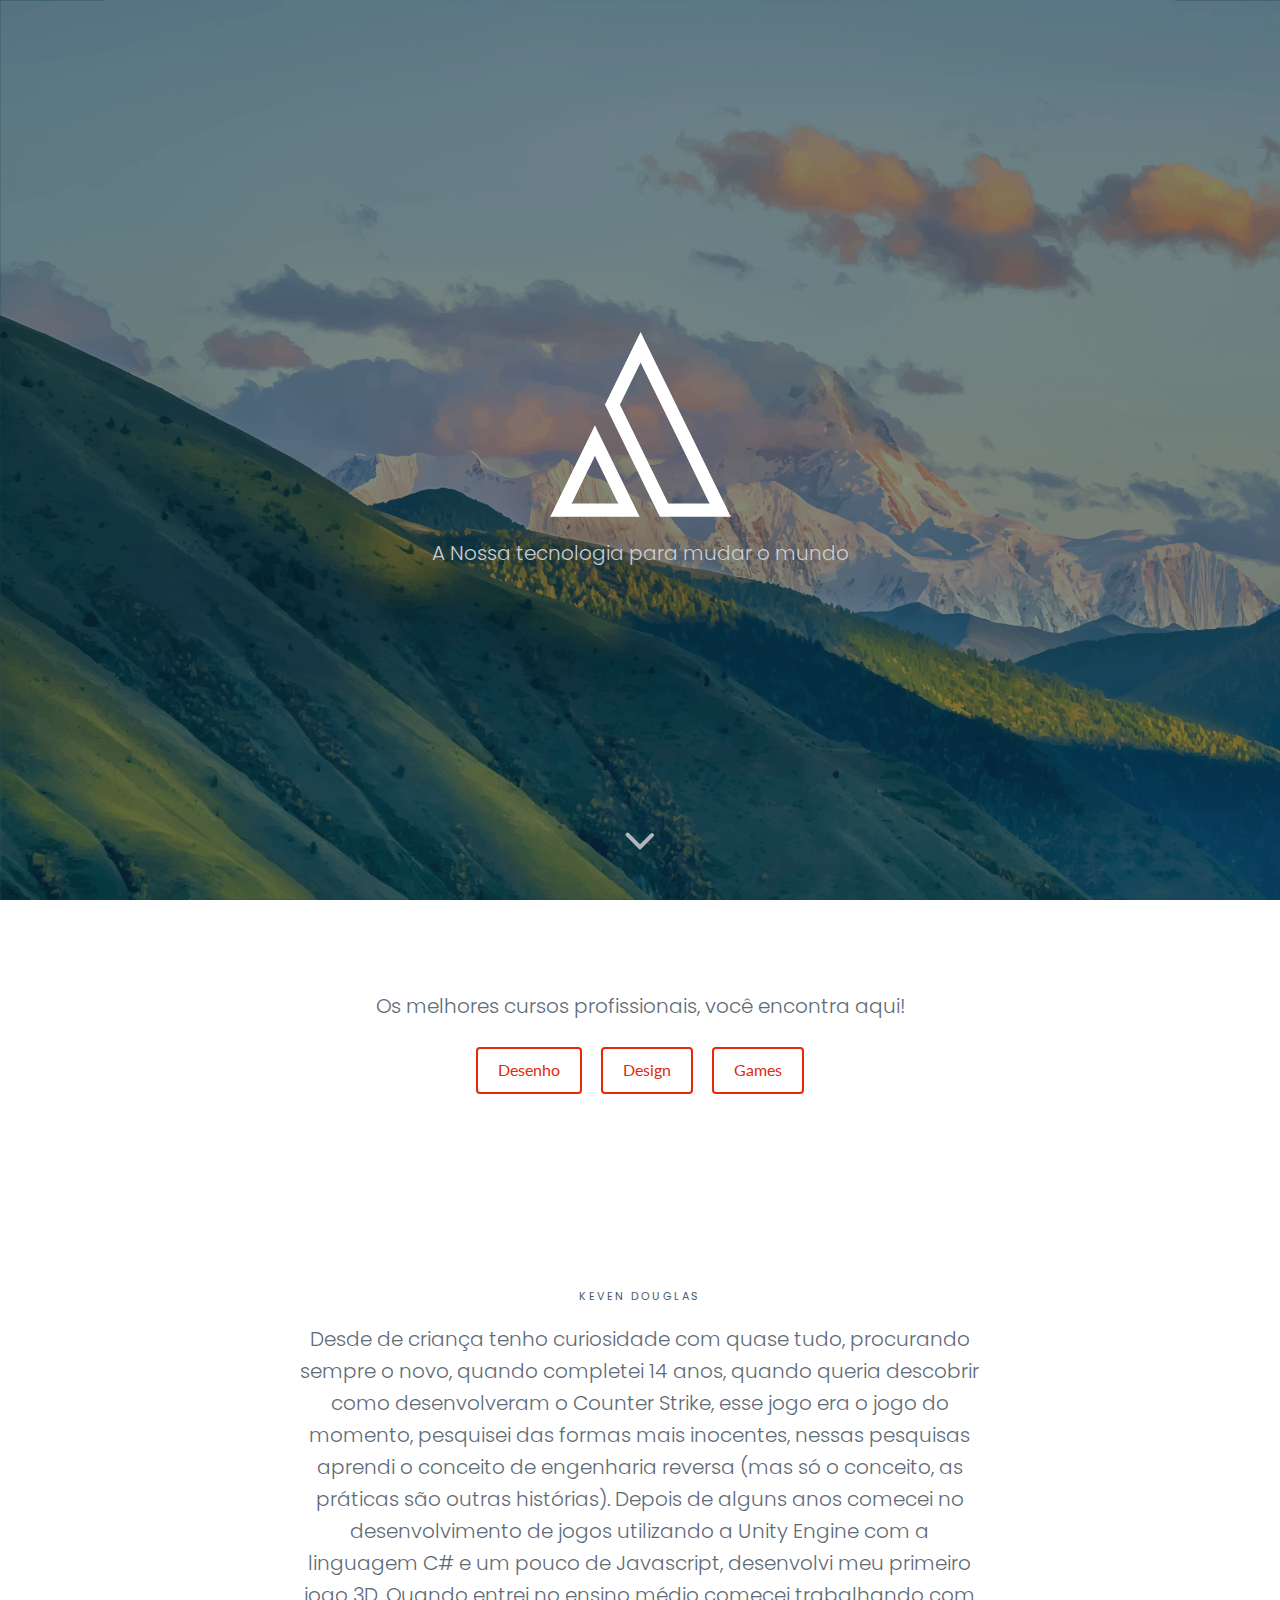
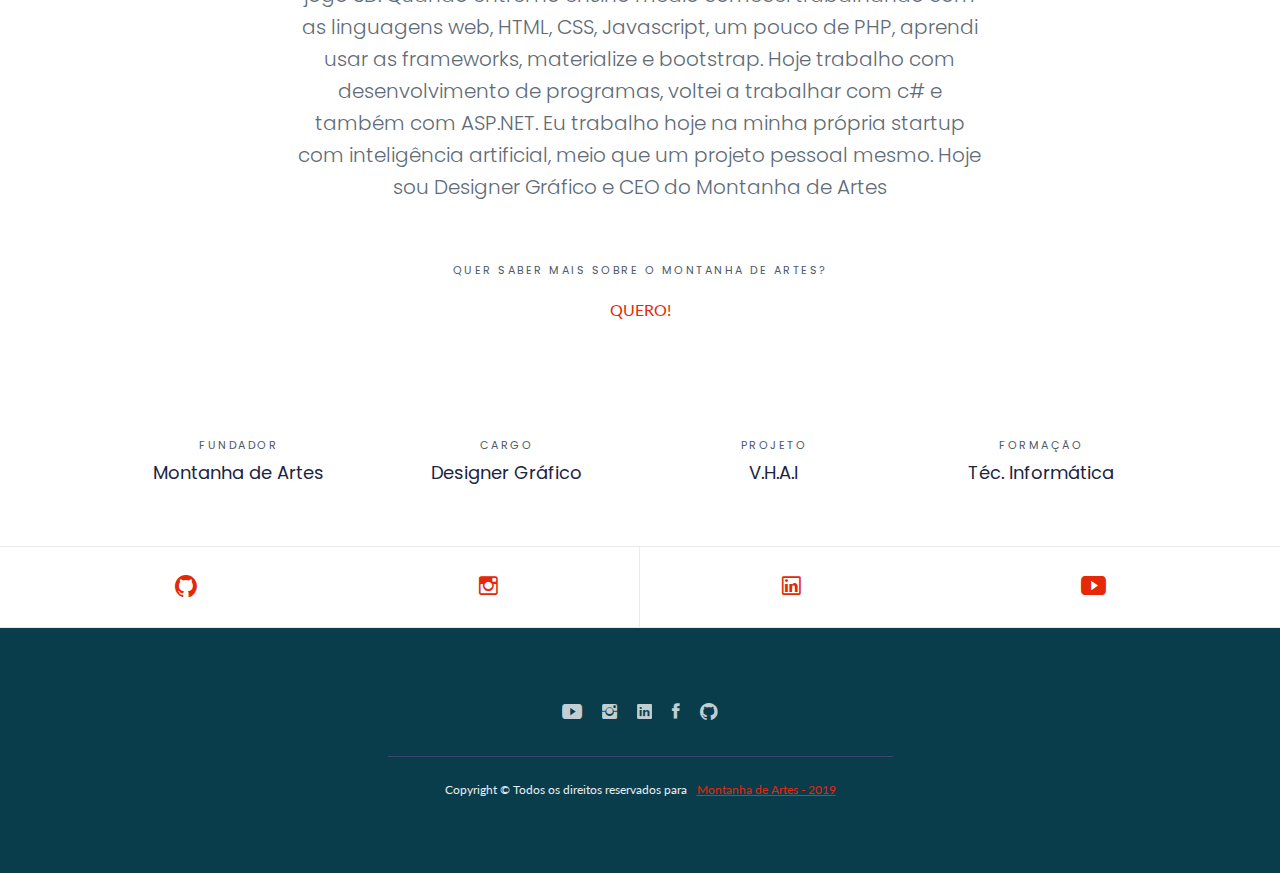
<file: index.html>
<!doctype html>
<html lang="pt-BR">

<head>

    <!-- Básico do html -->
    <meta charset="utf-8">
    <meta http-equiv="X-UA-Compatible" content="IE=edge">
    <title>Keven Douglas - wans</title>
    <meta name="keywords" content="Wans Templete" />
    <meta name="description" content="Wans - Templete projeto">
    <meta name="author" content="wans.com.br">

    <!-- Fontes -->
    <link href="https://fonts.googleapis.com/css?family=Lato:400,400i|Poppins:300,400,500,600" rel="stylesheet">

    <!-- Favicon -->
    <link rel="icon" href="favicon.ico" type="favicon.ico" />  
    <link rel="shortcut icon" href="favicon.ico" type = "favicon.ico"/>

    <!-- METAS -->
    <meta name="viewport" content="width=device-width, minimum-scale=1.0, maximum-scale=1.0, user-scalable=no">

    <!-- CSS -->
    <link rel="stylesheet" href="vendor/reset.css">
    <link rel="stylesheet" href="vendor/bootstrap/bootstrap.min.css">
    <link rel="stylesheet" href="vendor/ion-icons/ionicons.min.css">
    <link rel="stylesheet" href="vendor/owl-slider/owl.carousel.css">
    <link rel="stylesheet" href="vendor/slideshow/slideshow.css">
    <link rel="stylesheet" href="vendor/lightbox/lity.min.css">

    <!-- Meus temas -->
    <link id="theme" rel="stylesheet" href="css/theme.css">
    <script src="vendor/modernizr.js"></script>
    
</head>
<body>

    <!-- Scroll up -->
    <div class="scrollup">
        <i class="ion-ios-arrow-up"></i>
    </div>

        <!-- Navegação -->
        <nav id="light" class="transparent start-light border regular">
            <div class="container">
            </div>
        </nav>

         <!-- Header -->
        <header id="neutral" class="dark1 center" style="background-image:url(img/onepage/header.png);"
            data-overlay="5">
            <div class="header-in">
                <div class="caption">

                     <a href="index.html">
                      <img class="logo" src="img/logo.png" alt="">
                    </a>
                    <h6>A Nossa tecnologia para mudar o mundo</h6>
                </div>
                <img class="arrow" src="img/arrow.svg" alt="">
            </div>
        </header>
    <!-- fim header -->

        <section class="center">
                <div class="caption">
                    <h6>Os melhores cursos profissionais, você encontra aqui!</h6>
                    <a href="desenho.html" class="btn"><span>Desenho</span></a>
                    <a href="desgin.html" class="btn"><span>Design</span></a>
                    <a href="games.html" class="btn"><span>Games</span></a>
                </div>
        </section>


        <section class="center">
            <div class="container">
                <div class="row">
                    <div class="col-md-8 col-md-offset-2">
                        <h5>Keven Douglas</h5>
                        <h6>Desde de criança tenho curiosidade com quase tudo, procurando sempre o novo, quando completei 14 anos, quando queria descobrir como desenvolveram o Counter Strike, esse jogo era o jogo do momento, pesquisei das formas mais inocentes, nessas pesquisas aprendi o conceito de engenharia reversa (mas só o conceito, as práticas são outras histórias). Depois de alguns anos comecei no desenvolvimento de jogos utilizando a Unity Engine com a linguagem C# e um pouco de Javascript, desenvolvi meu primeiro jogo 3D. Quando entrei no ensino médio comecei trabalhando com as linguagens web, HTML, CSS, Javascript, um pouco de PHP, aprendi usar as frameworks, materialize e bootstrap. Hoje trabalho com desenvolvimento de programas, voltei a trabalhar com c# e também com ASP.NET. Eu trabalho hoje na minha própria startup com inteligência artificial, meio que um projeto pessoal mesmo. Hoje sou Designer Gráfico e CEO do Montanha de Artes</h6>
                    </div>
                </div>
                        <h5>Quer saber mais sobre o Montanha de artes?</h5>
                        <a href="https://www.youtube.com/channel/UCDxrsXO8l8BJMj1Teap5DEQ?view_as=subscriber">QUERO!</a>
            </div>
        </section>
                    <!-- INFO -->
        <div class="project-strip center">
            <div class="container">
                <div class="row m-space">
                    <div class="col-sm-3 col-xs-6 mh">
                        <h5>Fundador</h5>
                        <h3>Montanha de Artes</h3>
                    </div>
                    <div class="col-sm-3 col-xs-6 mh">
                        <h5>Cargo</h5>
                        <h3>Designer Gráfico</h3>
                    </div>
                    <div class="col-sm-3 col-xs-6 mh">
                        <h5>Projeto</h5>
                        <h3>V.H.A.I</h3>
                    </div>
                    <div class="col-sm-3 col-xs-6 mh">
                        <h5>Formação</h5>
                        <h3>Téc. Informática</h3>
                    </div>
                </div>
            </div>
        </div>

             <!-- Social -->
        <div class="social-strip">
            <div class="container-fluid">
                <div class="row">
                    <div class="col-xs-3 social github"><a href="https://github.com/kevendouglas/"><i class="ion-social-github"></i></a></div>
                    <div class="col-xs-3 social instagram"><a href="https://www.instagram.com/kevendouglaass/?hl=pt-br"><i class="ion-social-instagram-outline"></i></a></div>
                    <div class="col-xs-3 social linkedin"><a href="https://www.linkedin.com/in/kevendouglas/"><i class="ion-social-linkedin-outline"></i></a></div>
                    <div class="col-xs-3 social youtube"><a href="https://www.youtube.com/channel/UCDxrsXO8l8BJMj1Teap5DEQ?view_as=subscriber"><i class="ion-social-youtube"></i></a></div>
                </div>
            </div>
        </div>

    <!--FOOTER-->
        <footer id="minimal" class="dark1 center">
            <div class="container">
                <div class="row">
                    <div class="col-md-6 col-md-offset-3">
                        <div class="social">
                            <a href="https://www.youtube.com/channel/UCDxrsXO8l8BJMj1Teap5DEQ?view_as=subscriber"><i class="ion-social-youtube"></i></a>
                            <a href="https://www.instagram.com/montanha.de.artes/?hl=pt-br"><i class="ion-social-instagram"></i></a>
                            <a href="https://www.linkedin.com/company/art-mountain/"><i class="ion-social-linkedin"></i></a>
                            <a href="https://www.facebook.com/montanhadeartes/"><i class="ion-social-facebook"></i></a>
                            <a href="https://github.com/montanhadeartes/"><i class="ion-social-github"></i></a>
                        </div>
                        <hr>
                        <p class="footer-text">Copyright &copy; Todos os direitos reservados para<a href="https://www.montanhadeartes.tk/">Montanha de Artes - 2019</a> 
                    </div>
                </div>
            </div>
        </footer>


    <!-- SCRIPTS IMPORTADOS -->
    <script src="vendor/jquery-2.2.1.min.js"></script>
    <script src="vendor/matchHeight-min.js"></script>
    <script src="vendor/contact/validator.js"></script>
    <script src="vendor/contact/contact.js"></script>
    <script src="vendor/pace.min.js"></script>
    <script src="vendor/headroom/headroom.min.js"></script>
    <script src="vendor/owl-slider/owl.carousel.min.js"></script>
    <script src="vendor/slideshow/anime.min.js"></script>
    <script src="vendor/slideshow/imagesloaded.pkgd.min.js"></script>
    <script src="vendor/slideshow/main.js"></script>
    <script src="vendor/parallax/materialize.min.js"></script>
    <script src="vendor/lightbox/lity.min.js"></script>
    <script src="vendor/tabs/jquery.tabslet.min.js"></script>
    <script src="vendor/masonry.pkgd.min.js"></script>
    <script src="js/main.min.js"></script>
</body>

</html>
</file>
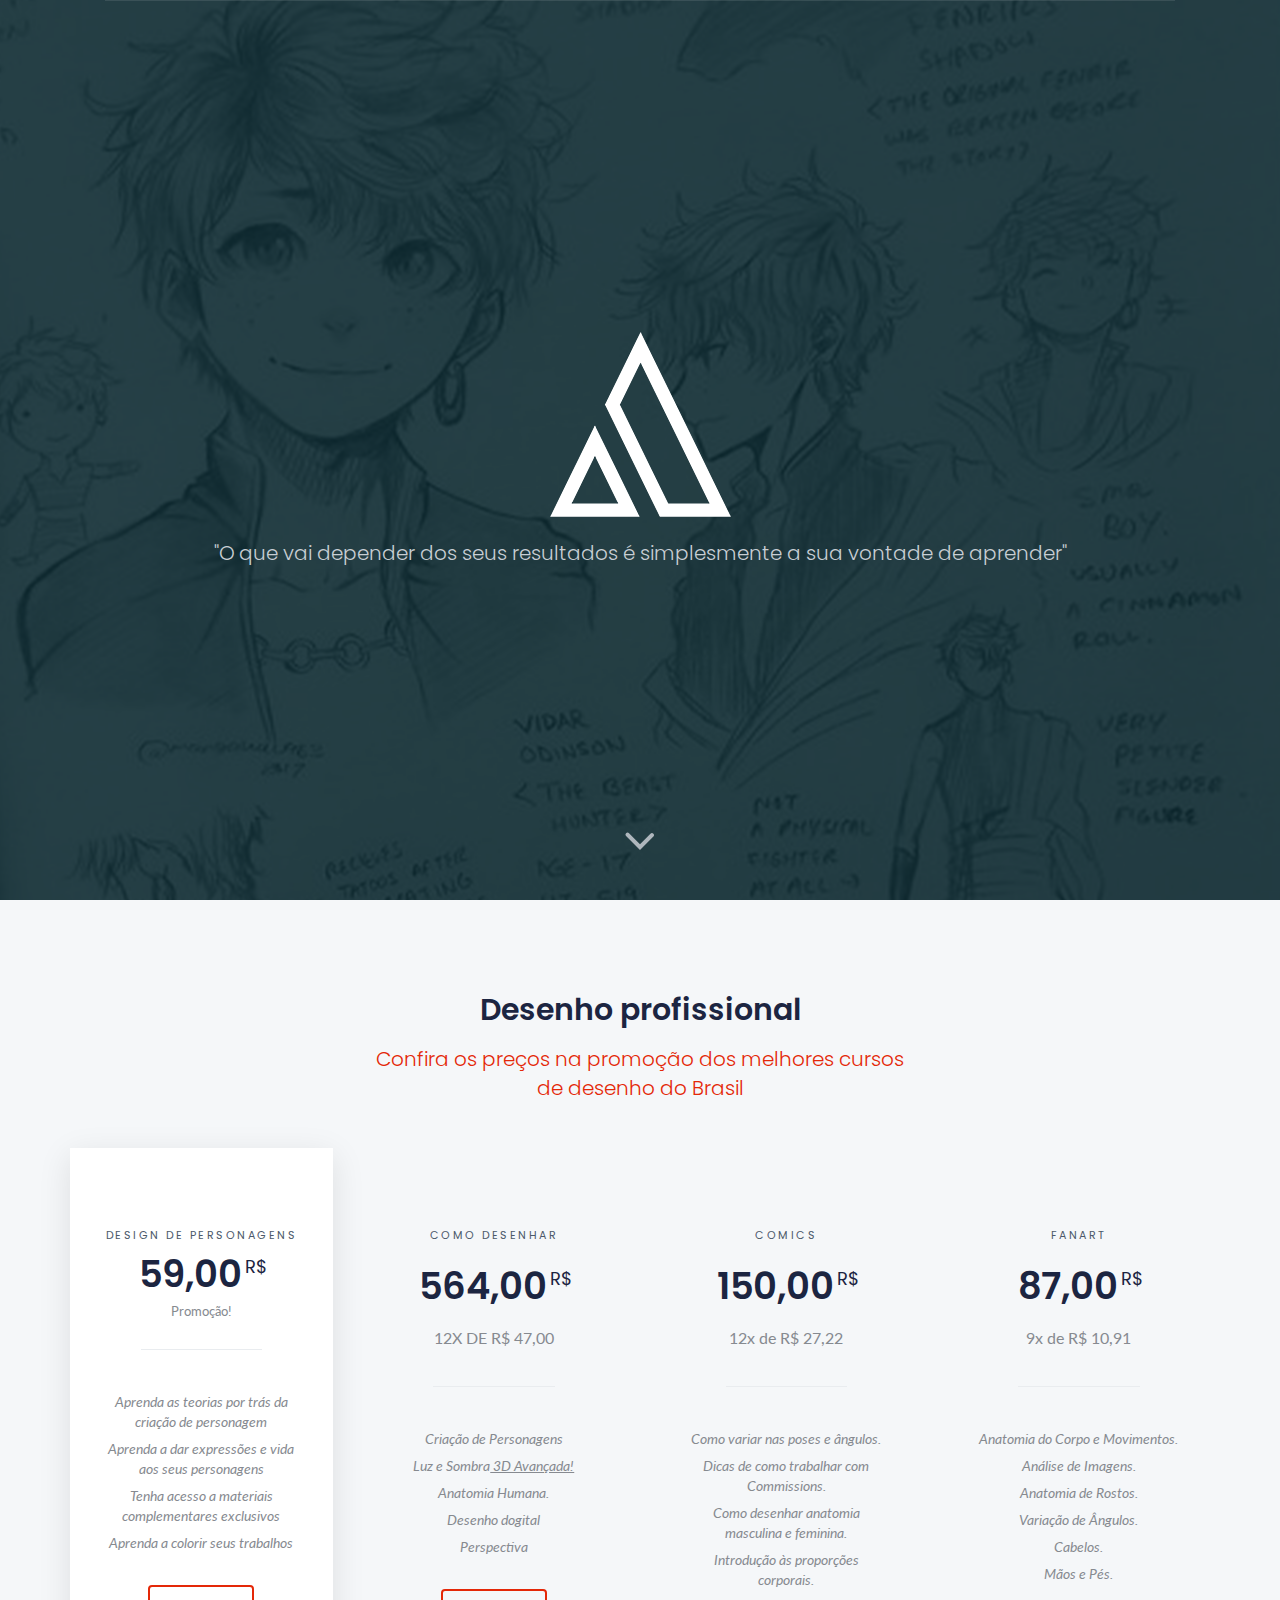
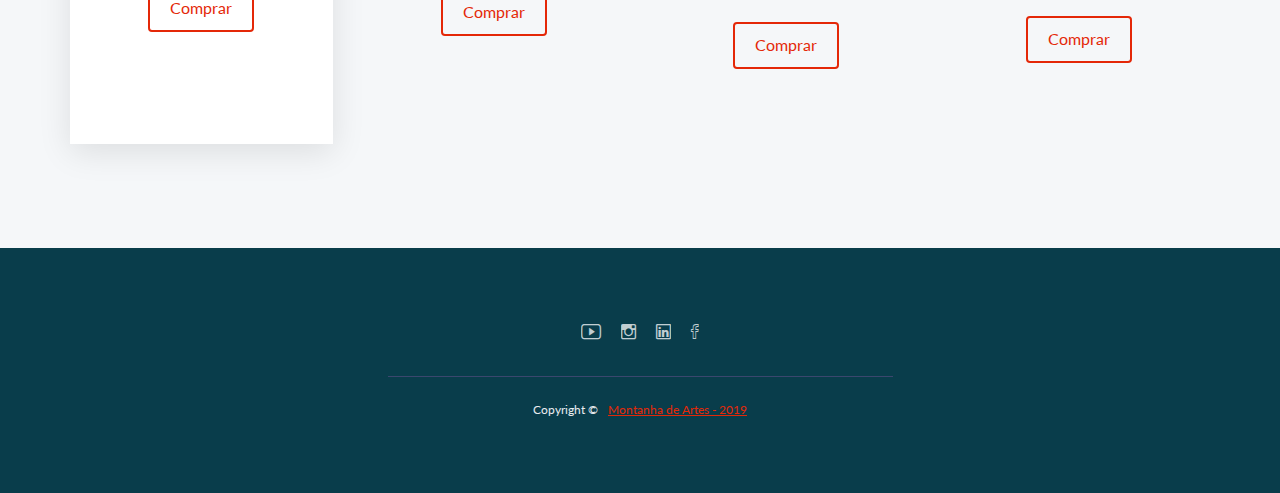
<file: desenho.html>
<!doctype html>
<html lang="pt-BR">

<head>

    <!-- Básico do html -->
    <meta charset="utf-8">
    <meta http-equiv="X-UA-Compatible" content="IE=edge">
    <title>Cursos de desenho - Os melhores do Brasil</title>
    <meta name="keywords" content="HTML5 Template" />
    <meta name="author" content="premonday.com">

    <!-- Fontes -->
    <link href="https://fonts.googleapis.com/css?family=Lato:400,400i|Poppins:300,400,500,600" rel="stylesheet">

    <!-- Favicon -->
    <link rel="icon" href="favicon.ico" type="favicon.ico" />  
    <link rel="shortcut icon" href="favicon.ico" type = "favicon.ico"/>

    <!-- METAS -->
    <meta name="viewport" content="width=device-width, minimum-scale=1.0, maximum-scale=1.0, user-scalable=no">

    <!-- CSS -->
    <link rel="stylesheet" href="vendor/reset.css">
    <link rel="stylesheet" href="vendor/bootstrap/bootstrap.min.css">
    <link rel="stylesheet" href="vendor/ion-icons/ionicons.min.css">
    <link rel="stylesheet" href="vendor/owl-slider/owl.carousel.css">
    <link rel="stylesheet" href="vendor/slideshow/slideshow.css">
    <link rel="stylesheet" href="vendor/lightbox/lity.min.css">

    <!-- Meus temas -->
    <link id="theme" rel="stylesheet" href="css/theme.css">
    <script src="vendor/modernizr.js"></script>
    
</head>
<body>

    <!-- Scroll up -->
    <div class="scrollup">
        <i class="ion-ios-arrow-up"></i>
    </div>

        <!-- Navegação -->
        <nav id="light" class="transparent start-light border regular">
            <div class="container">
            </div>
        </nav>

         <!-- Header -->
        <header id="neutral" class="dark1 center" style="background-image:url(img/cursos/banner02.png);"
            data-overlay="5">
            <div class="header-in">
                <div class="caption">

                     <a href="index.html">
                      <img class="logo" src="img/logo.png" alt="">
                    </a>
                    <h6>"O que vai depender dos seus resultados é simplesmente a sua vontade de aprender"</h6>
                </div>
                <img class="arrow" src="img/arrow.svg" alt="">
            </div>
        </header>
    <!-- fim header -->
        <!-- Pricing -->
        <section id="pricing" class="center grey">
            <div class="container-fluid">
                <div class="row">
                    <div class="col-md-6 col-md-offset-3 title">
                        <h2>Desenho profissional</h2>
                        <h4>Confira os preços na promoção dos melhores cursos de desenho do Brasil</h4>
                    </div>
                </div>
                <div class="row m-space">
                    <div class="col-md-3 col-sm-6">
                        <div class="free-pack price-section mh highlight">
                            <h5>Design de personagens</h5>
                            <h2 class="bigger">59,00<b>R$</b></h2>
                            <p>Promoção!</p>
                            <hr>
                            <ul class="list">
                                <li>Aprenda as teorias por trás da criação de personagem</li>
                                <li>Aprenda a dar expressões e vida aos seus personagens</li>
                                <li>Tenha acesso a materiais complementares exclusivos</li>
                                <li>Aprenda a colorir seus trabalhos</li>
                            </ul>
                            <a href="https://go.hotmart.com/P11657540Q" class="btn"><span>Comprar</span></a>
                        </div>
                    </div>
                    <div class="col-md-3 col-sm-6">
                        <div class="price-section mh">
                            <h5>Como desenhar</h5>
                            <h2 class="bigger">564,00<b>R$</b></h2>
                            <p>12X DE R$ 47,00</p>
                            <hr>
                            <ul class="list">
                                <li>Criação de Personagens</li>
                                <li>Luz e Sombra<u> 3D Avançada!</u></li>
                                <li>Anatomia Humana.</li>
                                <li>Desenho dogital</li>
                                <li>Perspectiva</li>
                            </ul>
                            <a href="https://go.hotmart.com/S11991014J?ap=24dc" class="btn"><span>Comprar</span></a>
                        </div>
                    </div>
                    <div class="col-md-3 col-sm-6">
                        <div class="price-section mh">
                            <h5>Comics</h5>
                            <h2 class="bigger">150,00<b>R$</b></h2>
                            <p>12x de R$ 27,22</p>
                            <hr>
                            <ul class="list">
                                <li>Como variar nas poses e ângulos.</li>
                                <li>Dicas de como trabalhar com Commissions.</li>
                                <li>Como desenhar anatomia masculina e feminina.</li>
                                <li>Introdução às proporções corporais.</li>
                            </ul>
                            <a href="https://go.hotmart.com/P11657546B" class="btn"><span>Comprar</span></a>
                        </div>
                    </div>
                    <div class="col-md-3 col-sm-6">
                        <div class="price-section mh">
                            <h5>Fanart</h5>
                            <h2 class="bigger">87,00<b>R$</b></h2>
                            <p>9x de R$ 10,91</p>
                            <hr>
                            <ul class="list">
                                <li>Anatomia do Corpo e Movimentos.</li>
                                <li>Análise de Imagens.</li>
                                <li>Anatomia de Rostos.</li>
                                <li>Variação de Ângulos.</li>
                                <li>Cabelos.</li>
                                <li>Mãos e Pés.</li>
                            </ul>
                            <a href="http://bit.ly/Desenvolvimento-jogosMOD-III" class="btn"><span>Comprar</span></a>
                        </div>
                    </div>
                </div>
            </div>
        </section>

    <!--FOOTER-->
        <footer id="minimal" class="dark1 center">
            <div class="container">
                <div class="row">
                    <div class="col-md-6 col-md-offset-3">
                        <div class="social">
                            <a href="https://www.youtube.com/channel/UCDxrsXO8l8BJMj1Teap5DEQ?view_as=subscriber"><i class="ion-social-youtube-outline"></i></a>
                            <a href="https://www.instagram.com/montanhadeartes.pa/?hl=pt-br"><i class="ion-social-instagram-outline"></i></a>
                            <a href="https://www.linkedin.com/company/art-mountain/"><i class="ion-social-linkedin-outline"></i></a>
                            <a href="https://www.facebook.com/montanhadeartes/"><i class="ion-social-facebook-outline"></i></a>
                        </div>
                        <hr>
                        <p class="footer-text">Copyright &copy;<a href="https://www.montanhadeartes.tk/">Montanha de Artes - 2019</a> 
                    </div>
                </div>
            </div>
        </footer>


    <!-- SCRIPTS IMPORTADOS -->
    <script src="vendor/jquery-2.2.1.min.js"></script>
    <script src="vendor/matchHeight-min.js"></script>
    <script src="vendor/contact/validator.js"></script>
    <script src="vendor/contact/contact.js"></script>
    <script src="vendor/pace.min.js"></script>
    <script src="vendor/headroom/headroom.min.js"></script>
    <script src="vendor/owl-slider/owl.carousel.min.js"></script>
    <script src="vendor/slideshow/anime.min.js"></script>
    <script src="vendor/slideshow/imagesloaded.pkgd.min.js"></script>
    <script src="vendor/slideshow/main.js"></script>
    <script src="vendor/parallax/materialize.min.js"></script>
    <script src="vendor/lightbox/lity.min.js"></script>
    <script src="vendor/tabs/jquery.tabslet.min.js"></script>
    <script src="vendor/masonry.pkgd.min.js"></script>
    <script src="js/main.min.js"></script>
</body>

</html>
</file>
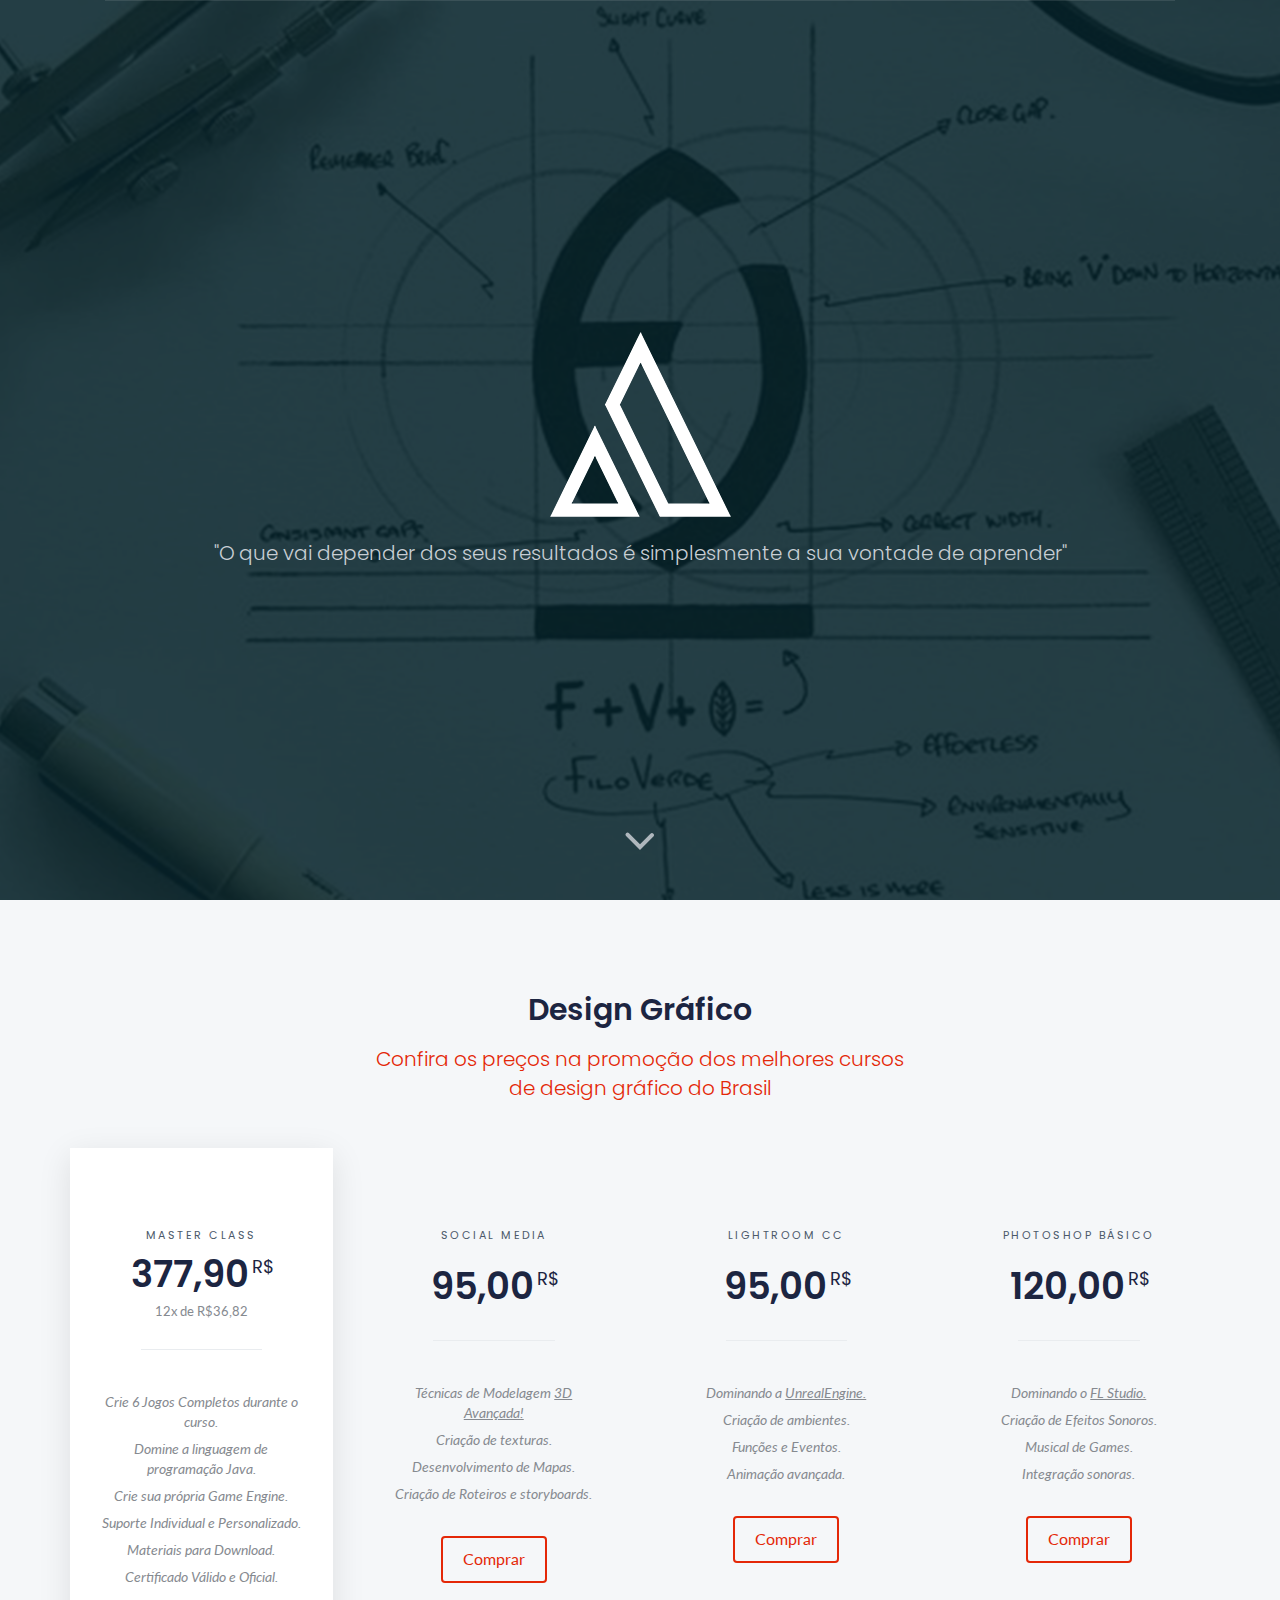
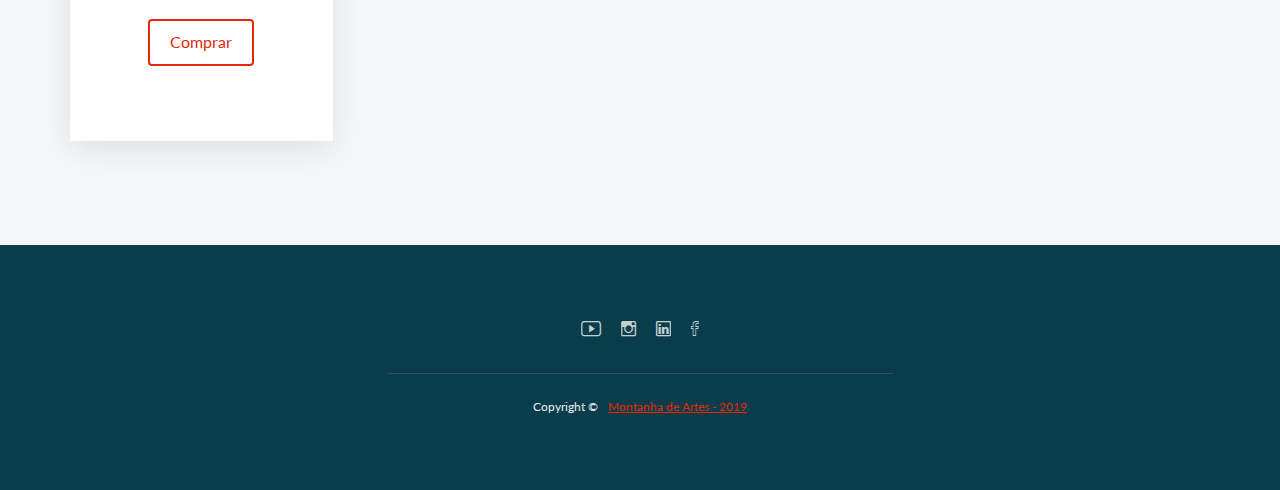
<file: desgin.html>
<!doctype html>
<html lang="pt-BR">

<head>

    <!-- Básico do html -->
    <meta charset="utf-8">
    <meta http-equiv="X-UA-Compatible" content="IE=edge">
    <title>Cursos de design gráfico - Os melhores do Brasil</title>
    <meta name="keywords" content="HTML5 Template" />
    <meta name="author" content="premonday.com">

    <!-- Fontes -->
    <link href="https://fonts.googleapis.com/css?family=Lato:400,400i|Poppins:300,400,500,600" rel="stylesheet">

    <!-- Favicon -->
    <link rel="icon" href="favicon.ico" type="favicon.ico" />  
    <link rel="shortcut icon" href="favicon.ico" type = "favicon.ico"/>

    <!-- METAS -->
    <meta name="viewport" content="width=device-width, minimum-scale=1.0, maximum-scale=1.0, user-scalable=no">

    <!-- CSS -->
    <link rel="stylesheet" href="vendor/reset.css">
    <link rel="stylesheet" href="vendor/bootstrap/bootstrap.min.css">
    <link rel="stylesheet" href="vendor/ion-icons/ionicons.min.css">
    <link rel="stylesheet" href="vendor/owl-slider/owl.carousel.css">
    <link rel="stylesheet" href="vendor/slideshow/slideshow.css">
    <link rel="stylesheet" href="vendor/lightbox/lity.min.css">

    <!-- Meus temas -->
    <link id="theme" rel="stylesheet" href="css/theme.css">
    <script src="vendor/modernizr.js"></script>
    
</head>
<body>

    <!-- Scroll up -->
    <div class="scrollup">
        <i class="ion-ios-arrow-up"></i>
    </div>

        <!-- Navegação -->
        <nav id="light" class="transparent start-light border regular">
            <div class="container">
            </div>
        </nav>

         <!-- Header -->
        <header id="neutral" class="dark1 center" style="background-image:url(img/cursos/banner01.png);"
            data-overlay="5">
            <div class="header-in">
                <div class="caption">

                     <a href="index.html">
                      <img class="logo" src="img/logo.png" alt="">
                    </a>
                    <h6>"O que vai depender dos seus resultados é simplesmente a sua vontade de aprender"</h6>
                </div>
                <img class="arrow" src="img/arrow.svg" alt="">
            </div>
        </header>
    <!-- fim header -->
        <!-- Pricing -->
        <section id="pricing" class="center grey">
            <div class="container-fluid">
                <div class="row">
                    <div class="col-md-6 col-md-offset-3 title">
                        <h2>Design Gráfico</h2>
                        <h4>Confira os preços na promoção dos melhores cursos de design gráfico do Brasil</h4>
                    </div>
                </div>
                <div class="row m-space">
                    <div class="col-md-3 col-sm-6">
                        <div class="free-pack price-section mh highlight">
                            <h5>Master Class</h5>
                            <h2 class="bigger">377,90<b>R$</b></h2>
                            <p>12x de R$36,82</p>
                            <hr>
                            <ul class="list">
                                <li>Crie 6 Jogos Completos durante o curso.</li>
                                <li>Domine a linguagem de programação Java.</li>
                                <li>Crie sua própria Game Engine.</li>
                                <li>Suporte Individual e Personalizado.</li>
                                <li>Materiais para Download.</li>
                                <li>Certificado Válido e Oficial.</li>
                            </ul>
                            <a href="https://go.hotmart.com/Q11160060X" class="btn"><span>Comprar</span></a>
                        </div>
                    </div>
                    <div class="col-md-3 col-sm-6">
                        <div class="price-section mh">
                            <h5>Social Media</h5>
                            <h2 class="bigger">95,00<b>R$</b></h2>
                            <hr>
                            <ul class="list">
                                <li>Técnicas de Modelagem <u> 3D Avançada!</u></li>
                                <li>Criação de texturas.</li>
                                <li>Desenvolvimento de Mapas.</li>
                                <li>Criação de Roteiros e storyboards.</li>
                            </ul>
                            <a href="http://bit.ly/Desenvolvimento-jogosMOD-I" class="btn"><span>Comprar</span></a>
                        </div>
                    </div>
                    <div class="col-md-3 col-sm-6">
                        <div class="price-section mh">
                            <h5>lightroom CC</h5>
                            <h2 class="bigger">95,00<b>R$</b></h2>
                            <hr>
                            <ul class="list">
                                <li>Dominando a <u>UnrealEngine.</u></li>
                                <li>Criação de ambientes.</li>
                                <li>Funções e Eventos.</li>
                                <li>Animação avançada.</li>
                            </ul>
                            <a href="http://bit.ly/Desenvolvimento-jogosMOD-II" class="btn"><span>Comprar</span></a>
                        </div>
                    </div>
                    <div class="col-md-3 col-sm-6">
                        <div class="price-section mh">
                            <h5>Photoshop Básico</h5>
                            <h2 class="bigger">120,00<b>R$</b></h2>
                            <hr>
                            <ul class="list">
                                <li>Dominando o <u>FL Studio.</u></li>
                                <li>Criação de Efeitos Sonoros.</li>
                                <li>Musical de Games.</li>
                                <li>Integração sonoras.</li>
                            </ul>
                            <a href="http://bit.ly/Desenvolvimento-jogosMOD-III" class="btn"><span>Comprar</span></a>
                        </div>
                    </div>
                </div>
            </div>
        </section>

    <!--FOOTER-->
        <footer id="minimal" class="dark1 center">
            <div class="container">
                <div class="row">
                    <div class="col-md-6 col-md-offset-3">
                        <div class="social">
                            <a href="https://www.youtube.com/channel/UCDxrsXO8l8BJMj1Teap5DEQ?view_as=subscriber"><i class="ion-social-youtube-outline"></i></a>
                            <a href="https://www.instagram.com/montanhadeartes.pa/?hl=pt-br"><i class="ion-social-instagram-outline"></i></a>
                            <a href="https://www.linkedin.com/company/art-mountain/"><i class="ion-social-linkedin-outline"></i></a>
                            <a href="https://www.facebook.com/montanhadeartes/"><i class="ion-social-facebook-outline"></i></a>
                        </div>
                        <hr>
                        <p class="footer-text">Copyright &copy;<a href="https://www.montanhadeartes.tk/">Montanha de Artes - 2019</a> 
                    </div>
                </div>
            </div>
        </footer>


    <!-- SCRIPTS IMPORTADOS -->
    <script src="vendor/jquery-2.2.1.min.js"></script>
    <script src="vendor/matchHeight-min.js"></script>
    <script src="vendor/contact/validator.js"></script>
    <script src="vendor/contact/contact.js"></script>
    <script src="vendor/pace.min.js"></script>
    <script src="vendor/headroom/headroom.min.js"></script>
    <script src="vendor/owl-slider/owl.carousel.min.js"></script>
    <script src="vendor/slideshow/anime.min.js"></script>
    <script src="vendor/slideshow/imagesloaded.pkgd.min.js"></script>
    <script src="vendor/slideshow/main.js"></script>
    <script src="vendor/parallax/materialize.min.js"></script>
    <script src="vendor/lightbox/lity.min.js"></script>
    <script src="vendor/tabs/jquery.tabslet.min.js"></script>
    <script src="vendor/masonry.pkgd.min.js"></script>
    <script src="js/main.min.js"></script>
</body>

</html>
</file>
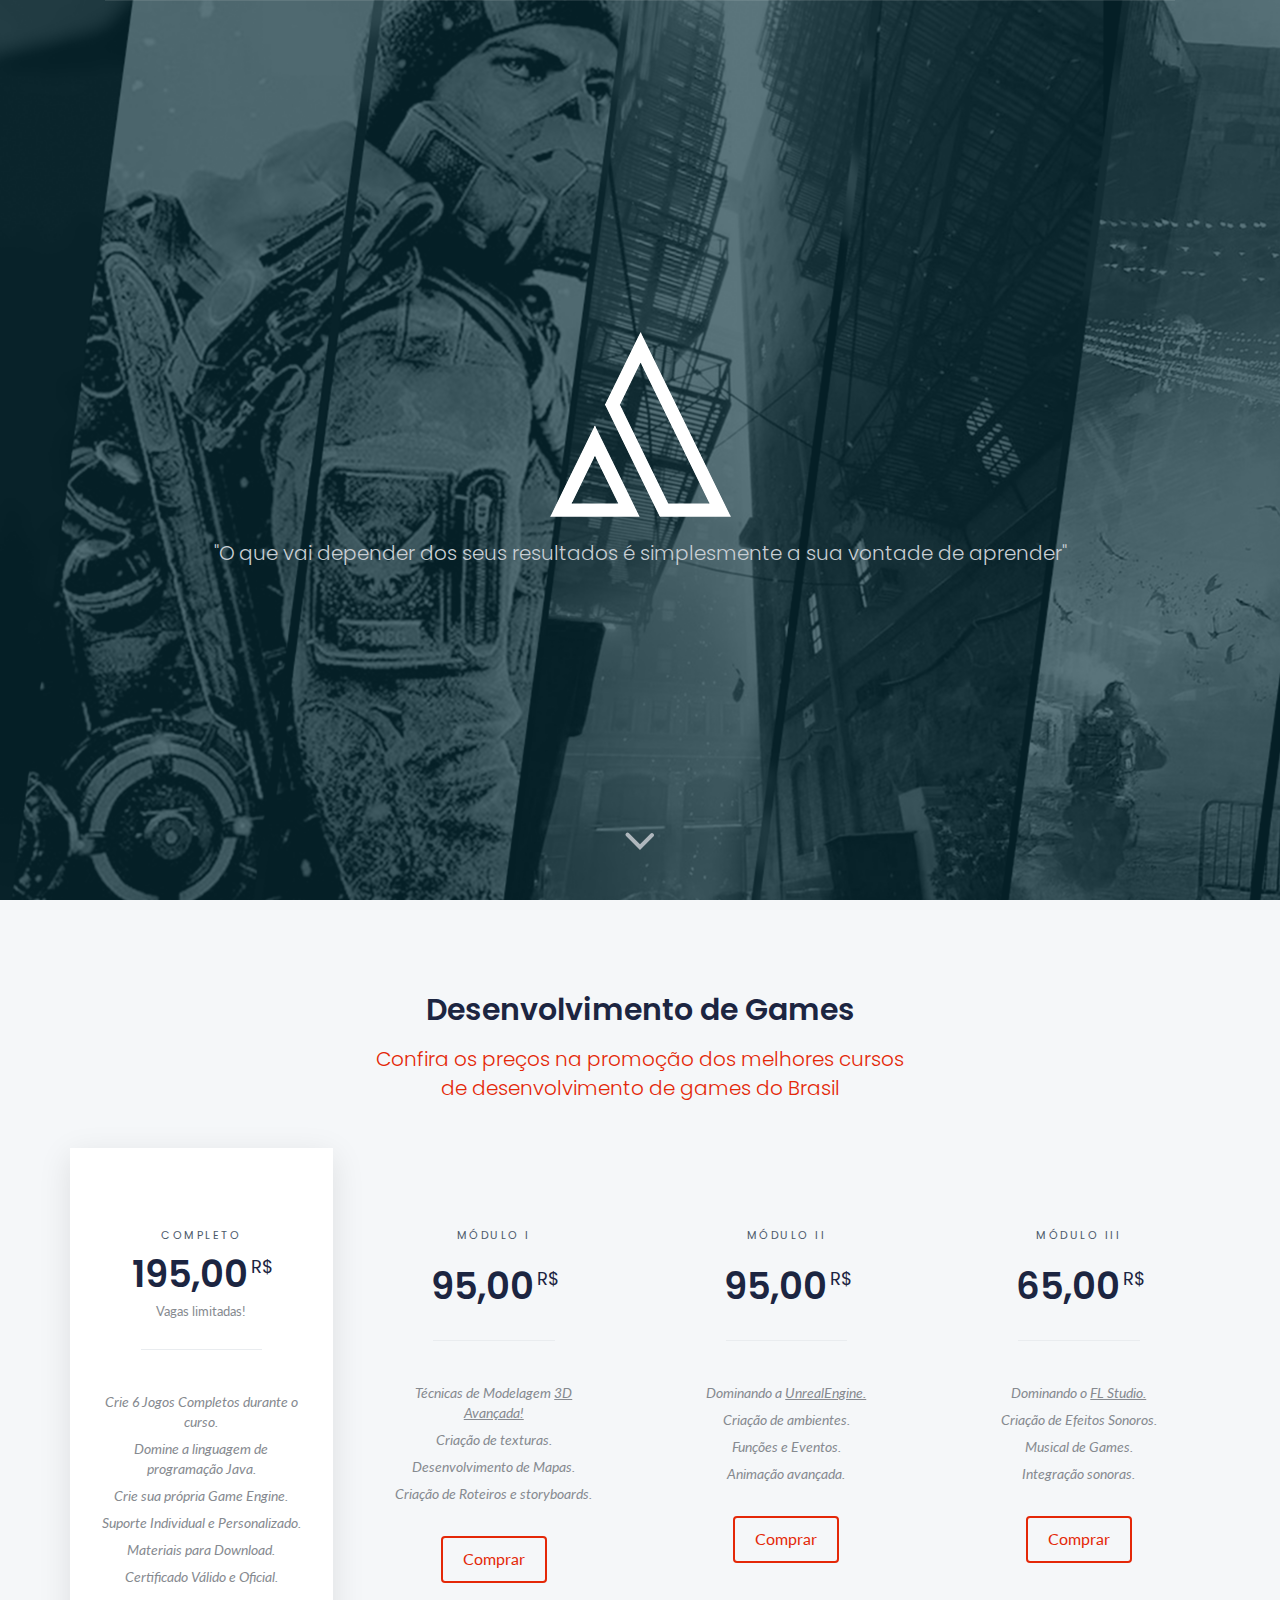
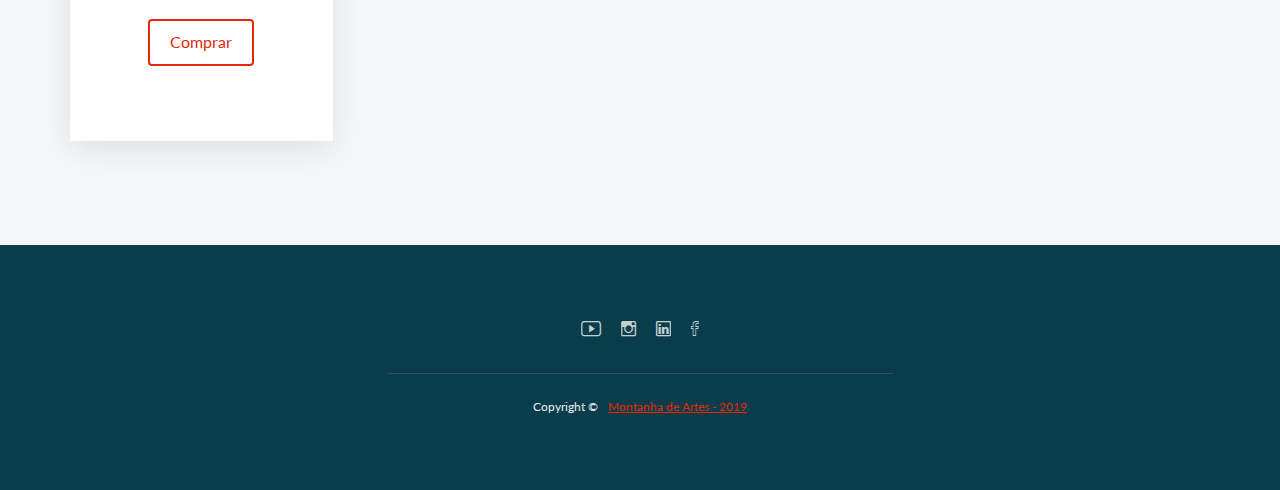
<file: fotografia.html>
<!doctype html>
<html lang="pt-BR">

<head>

    <!-- Básico do html -->
    <meta charset="utf-8">
    <meta http-equiv="X-UA-Compatible" content="IE=edge">
    <title>Cursos de desenvolvimento de jogos - Os melhores do Brasil</title>
    <meta name="keywords" content="HTML5 Template" />
    <meta name="author" content="premonday.com">

    <!-- Fontes -->
    <link href="https://fonts.googleapis.com/css?family=Lato:400,400i|Poppins:300,400,500,600" rel="stylesheet">

    <!-- Favicon -->
    <link rel="icon" href="favicon.ico" type="favicon.ico" />  
    <link rel="shortcut icon" href="favicon.ico" type = "favicon.ico"/>

    <!-- METAS -->
    <meta name="viewport" content="width=device-width, minimum-scale=1.0, maximum-scale=1.0, user-scalable=no">

    <!-- CSS -->
    <link rel="stylesheet" href="vendor/reset.css">
    <link rel="stylesheet" href="vendor/bootstrap/bootstrap.min.css">
    <link rel="stylesheet" href="vendor/ion-icons/ionicons.min.css">
    <link rel="stylesheet" href="vendor/owl-slider/owl.carousel.css">
    <link rel="stylesheet" href="vendor/slideshow/slideshow.css">
    <link rel="stylesheet" href="vendor/lightbox/lity.min.css">

    <!-- Meus temas -->
    <link id="theme" rel="stylesheet" href="css/theme.css">
    <script src="vendor/modernizr.js"></script>
    
</head>
<body>

    <!-- Scroll up -->
    <div class="scrollup">
        <i class="ion-ios-arrow-up"></i>
    </div>

        <!-- Navegação -->
        <nav id="light" class="transparent start-light border regular">
            <div class="container">
            </div>
        </nav>

         <!-- Header -->
        <header id="neutral" class="dark1 center" style="background-image:url(img/cursos/banner03.png);"
            data-overlay="5">
            <div class="header-in">
                <div class="caption">

                     <a href="index.html">
                      <img class="logo" src="img/logo.png" alt="">
                    </a>
                    <h6>"O que vai depender dos seus resultados é simplesmente a sua vontade de aprender"</h6>
                </div>
                <img class="arrow" src="img/arrow.svg" alt="">
            </div>
        </header>
    <!-- fim header -->
        <!-- Pricing -->
        <section id="pricing" class="center grey">
            <div class="container-fluid">
                <div class="row">
                    <div class="col-md-6 col-md-offset-3 title">
                        <h2>Desenvolvimento de Games</h2>
                        <h4>Confira os preços na promoção dos melhores cursos de desenvolvimento de games do Brasil</h4>
                    </div>
                </div>
                <div class="row m-space">
                    <div class="col-md-3 col-sm-6">
                        <div class="free-pack price-section mh highlight">
                            <h5>Completo</h5>
                            <h2 class="bigger">195,00<b>R$</b></h2>
                            <p>Vagas limitadas!</p>
                            <hr>
                            <ul class="list">
                                <li>Crie 6 Jogos Completos durante o curso.</li>
                                <li>Domine a linguagem de programação Java.</li>
                                <li>Crie sua própria Game Engine.</li>
                                <li>Suporte Individual e Personalizado.</li>
                                <li>Materiais para Download.</li>
                                <li>Certificado Válido e Oficial.</li>
                            </ul>
                            <a href="http://bit.ly/Cursocompleto-desenvolvimento-de-games" class="btn"><span>Comprar</span></a>
                        </div>
                    </div>
                    <div class="col-md-3 col-sm-6">
                        <div class="price-section mh">
                            <h5>Módulo I</h5>
                            <h2 class="bigger">95,00<b>R$</b></h2>
                            <hr>
                            <ul class="list">
                                <li>Técnicas de Modelagem <u> 3D Avançada!</u></li>
                                <li>Criação de texturas.</li>
                                <li>Desenvolvimento de Mapas.</li>
                                <li>Criação de Roteiros e storyboards.</li>
                            </ul>
                            <a href="http://bit.ly/Desenvolvimento-jogosMOD-I" class="btn"><span>Comprar</span></a>
                        </div>
                    </div>
                    <div class="col-md-3 col-sm-6">
                        <div class="price-section mh">
                            <h5>Módulo II</h5>
                            <h2 class="bigger">95,00<b>R$</b></h2>
                            <hr>
                            <ul class="list">
                                <li>Dominando a <u>UnrealEngine.</u></li>
                                <li>Criação de ambientes.</li>
                                <li>Funções e Eventos.</li>
                                <li>Animação avançada.</li>
                            </ul>
                            <a href="http://bit.ly/Desenvolvimento-jogosMOD-II" class="btn"><span>Comprar</span></a>
                        </div>
                    </div>
                    <div class="col-md-3 col-sm-6">
                        <div class="price-section mh">
                            <h5>Módulo III</h5>
                            <h2 class="bigger">65,00<b>R$</b></h2>
                            <hr>
                            <ul class="list">
                                <li>Dominando o <u>FL Studio.</u></li>
                                <li>Criação de Efeitos Sonoros.</li>
                                <li>Musical de Games.</li>
                                <li>Integração sonoras.</li>
                            </ul>
                            <a href="http://bit.ly/Desenvolvimento-jogosMOD-III" class="btn"><span>Comprar</span></a>
                        </div>
                    </div>
                </div>
            </div>
        </section>

    <!--FOOTER-->
        <footer id="minimal" class="dark1 center">
            <div class="container">
                <div class="row">
                    <div class="col-md-6 col-md-offset-3">
                        <div class="social">
                            <a href="https://www.youtube.com/channel/UCDxrsXO8l8BJMj1Teap5DEQ?view_as=subscriber"><i class="ion-social-youtube-outline"></i></a>
                            <a href="https://www.instagram.com/montanhadeartes.pa/?hl=pt-br"><i class="ion-social-instagram-outline"></i></a>
                            <a href="https://www.linkedin.com/company/art-mountain/"><i class="ion-social-linkedin-outline"></i></a>
                            <a href="https://www.facebook.com/montanhadeartes/"><i class="ion-social-facebook-outline"></i></a>
                        </div>
                        <hr>
                        <p class="footer-text">Copyright &copy;<a href="https://www.montanhadeartes.tk/">Montanha de Artes - 2019</a> 
                    </div>
                </div>
            </div>
        </footer>


    <!-- SCRIPTS IMPORTADOS -->
    <script src="vendor/jquery-2.2.1.min.js"></script>
    <script src="vendor/matchHeight-min.js"></script>
    <script src="vendor/contact/validator.js"></script>
    <script src="vendor/contact/contact.js"></script>
    <script src="vendor/pace.min.js"></script>
    <script src="vendor/headroom/headroom.min.js"></script>
    <script src="vendor/owl-slider/owl.carousel.min.js"></script>
    <script src="vendor/slideshow/anime.min.js"></script>
    <script src="vendor/slideshow/imagesloaded.pkgd.min.js"></script>
    <script src="vendor/slideshow/main.js"></script>
    <script src="vendor/parallax/materialize.min.js"></script>
    <script src="vendor/lightbox/lity.min.js"></script>
    <script src="vendor/tabs/jquery.tabslet.min.js"></script>
    <script src="vendor/masonry.pkgd.min.js"></script>
    <script src="js/main.min.js"></script>
</body>

</html>
</file>
<file: vendor/slideshow/slideshow.css>
header#creative .slideshow {
	position: relative;
	width: 100%; /* define width here */
	max-width: 1600px;
	margin: 0 auto;
}

header#creative .slideshow:focus {
	outline: none;
}

.js header#creative .slideshow::after {
	content: '';
	position: absolute;
	top: 50%;
	left: 50%;
	width: 70px;
	height: 70px;
	margin: -35px 0 0 -35px;
	pointer-events: none;
	border: 10px solid rgba(255, 255, 255, 0.1);
	border-top-color: #5BC0BE;
	border-radius: 50%;
	-webkit-transition: opacity 0.3s;
	transition: opacity 0.3s;
	-webkit-animation: rotateLoader 0.8s linear infinite forwards;
	animation: rotateLoader 0.8s linear infinite forwards;
}

@-webkit-keyframes rotateLoader {
	to {
		-webkit-transform: rotate3d(360deg);
		transform: rotate3d(360deg);
	}
}

@keyframes rotateLoader {
	to {
		-webkit-transform: rotate3d(0, 0, 1, 360deg);
		transform: rotate3d(0, 0, 1, 360deg);
	}
}

.js header#creative .slideshow--loaded::after {
	opacity: 0;
}

.js header#creative .slideshow {
	height: 100vh; /* define height here */
	max-height: 1000px;
	pointer-events: none;
}

header#creative .slide {
	position: relative;
	width: 100%;
	margin: 0 0 1em 0;
	padding: 6em 5em;
}

.js header#creative .slide {
	position: absolute;
	top: 0;
	left: 0;
	height: 100%;
	margin: 0;
	pointer-events: none;
	opacity: 0;
}

.js header#creative .slide--current {
	pointer-events: auto;
	opacity: 1;
}

header#creative .slide-imgwrap {
	position: relative;
	width: calc(100% - 6em);
	height: 100%;
	margin: 0 auto;
	opacity: 0.5;
}

.no-js header#creative .slide-imgwrap {
	height: 400px;
}

header#creative .slide__img-inner {
	position: absolute;
	width: 100%;
	height: 100%;
	-webkit-transform: rotateZ(0deg);
	transform: rotateZ(0deg);
	-webkit-backface-visibility: hidden;
	backface-visibility: hidden;
	will-change: tranform, opacity;
	background-position: 50% 50%;
	background-size: cover;
}

header#creative .slide__title {
	position: absolute;
	bottom: 0;
	left: 0;
	width: calc(100% - 11em);
	max-width: 800px;
	padding: 20px;
	color: #e8e8e8;
}

.js header#creative .slide__title {
	pointer-events: none;
	opacity: 0;
}

.js header#creative .slide--current .slide__title {
	pointer-events: auto;
	opacity: 1;
}

header#creative .slide__title-main {
	font-family: 'nexa_boldregular', serif;
	font-size: 6em;
	line-height: 0.8;
	display: inline-block;
	margin: 0;
}

header#creative .slide__title-sub {
	font-size: 1.15em;
	line-height: 1.5;
	margin: 1em 0 0 0;
}

header#creative .slide__title-sub a {
	border-bottom: 1px solid;
}


/* Media query for smaller screens (general elements) */

@media screen and (max-width: 45em) {
	header#creative .slideshow {
		padding-top: 7em;
	}
	.js .slideshow {
		height: calc(100vh - 60px);
	}
	header#creative .slide {
		padding: 6em 0;
	}
	.no-js .slide {
		padding: 4em 0 0;
	}
	header#creative .slide-imgwrap {
		width: calc(100% - 1em);
	}
	header#creative .slide__title {
		width: calc(100% - 2em);
		margin: 0 0 4em 0;
		padding: 1.5em;
	}
	.slide__title-main {
		font-size: 2em;
	}
	.slide__title-sub {
		font-size: 0.75em;
	}
}




header#creative .icon {
	display: block;
	width: 1.5em;
	height: 1.5em;
	margin: 0 auto;
	fill: currentColor;
}


/* Buttons */

header#creative .btn {
	display: inline-block;
	margin: 0;
	padding: 0;
	cursor: pointer;
	pointer-events: auto;
	border: none;
	background: none;
	opacity:0.5;
	transition:.2s all ease-in-out;
}

header#creative .btn:focus {
	outline: none;
}

header#creative .btn:hover {

	opacity:1;
}

header#creative .btn--arrow {
	font-size: 1.5em;
	display: block;
}

header#creative .btn--arrow:nth-child(1) {
	margin: 0 0 10px 0.5em;
}

header#creative .btn--arrow .icon {
	height: 0.4em;
}


/* Slideshow nav (not part of plugin so we put the styles here) */

header#creative .slideshow__nav {
	position: absolute;
	pointer-events: none;
}

.no-js header#creative .slideshow__nav {
	display: none;
}

header#creative .slideshow__nav--arrows {
	font-size: 4em;
	right: 1.1em;
	bottom: 1.45em;
}


@media screen and (max-width: 45em) {
	.slideshow__nav--arrows {
		font-size: 2em;
		right: auto;
		bottom: 1em;
	}

}


/* Individual layouts */

/* Layout 1: 3 grid images */

.slide--layout-1 .slide__img {
	position: absolute;
	width: calc(50% - 1em);
}

.slide--layout-1 .slide__img:first-child {
	left: 0.5em;
	height: 100%;
}

.slide--layout-1 .slide__img:nth-child(n+2) {
	left: calc(50% + 0.5em);
	height: calc(50% - 0.5em);
}

.slide--layout-1 .slide__img:nth-child(3) {
	top: calc(50% + 0.5em);
}


/* Layout 2: polaroid stack for 5 images */

.slide--layout-2 .slide__img {
	position: absolute;
	top: 50%;
	left: 50%;
}

.slide--layout-2 .slide__img:not(:last-child) {
	width: 300px;
	height: 300px;
}

.slide--layout-2 .slide__img:not(:last-child) .slide__img-inner {
	border: 5px solid #ffeb3b;
}

.slide--layout-2 .slide__img:first-child {
	-webkit-transform: translate3d(-50%,-50%,0) translate3d(-60%,-40%,0) rotate(-16deg);
	transform: translate3d(-50%,-50%,0) translate3d(-60%,-40%,0) rotate(-16deg);
}

.slide--layout-2 .slide__img:nth-child(2) {
	-webkit-transform: translate3d(-50%,-50%,0) translate3d(60%,-40%,0) rotate(10deg);
	transform: translate3d(-50%,-50%,0) translate3d(60%,-40%,0) rotate(10deg);
}

.slide--layout-2 .slide__img:nth-child(3) {
	-webkit-transform: translate3d(-50%,-50%,0) translate3d(60%,40%,0) rotate(-15deg);
	transform: translate3d(-50%,-50%,0) translate3d(60%,40%,0) rotate(-15deg);
}

.slide--layout-2 .slide__img:nth-child(4) {
	-webkit-transform: translate3d(-50%,-50%,0) translate3d(-60%,40%,0) rotate(10deg);
	transform: translate3d(-50%,-50%,0) translate3d(-60%,40%,0) rotate(10deg);
}

.slide--layout-2 .slide__img:last-child {
	-webkit-transform: translate3d(-50%,-50%,0);
	transform: translate3d(-50%,-50%,0);
	width: 450px;
	height: 400px;
}

.slide--layout-2 .slide__img:last-child .slide__img-inner {
	border: 10px solid #ffeb3b;
	border-bottom-width: 65px;
}

.slide__img-caption {
	font-family: 'Gochi Hand', cursive;
	position: absolute;
	width: 100%;
	top: 100%;
	text-align: center;
	margin: 0;
	padding: 1em;
	font-size: 1.25em;
	color: #25303b;
	font-weight: normal;
}

@media screen and (max-width: 45em) {
	.slide--layout-2 .slide__img:not(:last-child) {
		width: 100px;
		height: 100px;
	}
	.slide--layout-2 .slide__img:last-child .slide__img-inner {
		border-bottom-width: 40px;
	}
	.slide--layout-2 .slide__img:last-child {
		width: 160px;
		height: 160px;
	}
	.slide__img-caption {
		font-size: 0.75em;
	}
}

/* Layout 3: card stack with 7 images */

.slide--layout-3 .slide__img {
	position: absolute;
	width: 450px;
	height: 450px;
	top: 40%;
	left: 50%;
	-webkit-transform: translate3d(-50%,-50%,0) translate3d(-50%,0,0) rotate(-10deg);
	transform: translate3d(-50%,-50%,0) translate3d(-50%,0,0) rotate(-10deg);
}

@media screen and (max-width: 45em) {
	.slide--layout-3 .slide__img {
		width: 200px;
		height: 200px;
	}
}


.slide--layout-3 .slide__img-inner {
	-webkit-transform-origin: 50% 200%;
	transform-origin: 50% 200%;
}

/* Layout 4: asymmetrical with 4 images */

.slide--layout-4 .slide__img {
	position: absolute;
}

.slide--layout-4 .slide__img:nth-child(2) {
	top: 15%;
	left: 15%;
	width: 30%;
	height: 50%;
}

.slide--layout-4 .slide__img:first-child {
	top: 40%;
	left: 5%;
	width: 80%;
	height: 60%;
}

.slide--layout-4 .slide__img:nth-child(3) {
	top: 0;
	left: 40%;
	width: 40%;
	height: 60%;
}

.slide--layout-4 .slide__img:nth-child(4) {
	top: 50%;
	left: 75%;
	width: 22.5%;
	height: 42.5%;
}


/* Layout 5: grid with 20 images */

.slide--layout-5 .slide-imgwrap {
	display: -webkit-flex;
	display: -ms-flexbox;
	display: flex;
	-webkit-flex-wrap: wrap;
	-ms-flex-wrap: wrap;
	flex-wrap: wrap;
	-webkit-justify-content: center;
	-ms-flex-pack: center;
	justify-content: center;
	-webkit-align-content: center;
	-ms-flex-line-pack: center;
	align-content: center;
	padding: 8% 0;
	width: 80%;
}

.slide--layout-5 .slide__img {
	position: relative;
	width: calc((100% / 6) - 10px);
	padding-bottom: calc((100% / 6) - 10px);
	min-height: 150px;
	margin: 5px;
}

@media screen and (max-width: 45em) {
	.slide--layout-5 .slide__img {
		min-height: 50px;
	}
}


/* Layout 6: 3 round images */

.slide--layout-6 .slide__img {
	position: absolute;
	top: 50%;
	left: 50%;
	width: 45%;
	padding-bottom: 45%;
	-webkit-transform: translate3d(-50%,-50%,0);
	transform: translate3d(-50%,-50%,0);
}

.slide--layout-6 .slide__img-inner {
	border-radius: 50%;
}

.slide--layout-6 .slide__img:first-child {
	-webkit-transform: translate3d(0%,-40%,0) scale(0.6);
	transform: translate3d(0%,-40%,0) scale(0.6);
}

.slide--layout-6 .slide__img:nth-child(3) {
	-webkit-transform: translate3d(-100%,-60%,0) scale(0.75);
	transform: translate3d(-100%,-60%,0) scale(0.75);
}

/* Layout 7: 3 rhomboid images */

.slide--layout-7 .slide__img {
	position: absolute;
	top: 10%;
	width: 40%;
	height: 80%;
}
.slide--layout-7 .slide__img img {
	width:100%;
}

.slide--layout-7 .slide__img:nth-child(2) {
	left: 30%;
}

.slide--layout-7 .slide__img:nth-child(3) {
	left: 60%;
}

.slide--layout-7 .slide__img-inner {
	-webkit-clip-path: polygon(0% 100%, 30% 0%, 100% 0%, 70% 100%);
	clip-path: polygon(0% 100%, 30% 0%, 100% 0%, 70% 100%);
}
</file>
<file: css/theme.css>
/*------------------------------------------------------------------
[Master Stylesheet]

Project: Arisn
Version: 1.0.0
Last change:   07/10/16
By:   Premonday
Primary use:   Multi-Purpose HTML5 Bootstrap 3.3

[Table of contents]

1. Global
2. Body Styles
3. Typography
4. Navigation
5. Mastheads
6. Portfolio
7. Subpage Headers
8. Components
9. Gallery
10. Tabs & Accordion
11. Pricing Table
12. Forms
13. Modal
14. Pace Loader
15. Lightbox
16. Parallax
17. Search Modal
18. Footers
19. Blog, News, Services

[Typography]

Font 1 'Poppins', sans-serif;
Font 2 'Lato', sans-serif;

h1: 600 37px/48px Poppins;
h2: 600 30px/40px Poppins;
h3: 400 18px/29px Poppins;
h4: 300 20px/29px Poppins;
h5: 400 11px/14px Poppins;
h6: 300 20px/32px Poppins;
h1 Phone: 600 26px/37px Poppins;
h2 Phone: 600 22px/32px Poppins;
h4 Phone: 300 17px/25px Poppins;
h6 Phone: 300 15px/25px Poppins;

Paragraph: 400 16px/26px Lato;

promo-heading: 600 23px/34px Poppins;
promo-heading-xs: 600 19px/25px Poppins;

nav: 500 12px/21px Poppins;
nav-mobile: 600 25px/37px Poppins;
nav-mobile2: 500 18px/33px Poppins;
nav-mobile3: 400 15px/29px Poppins;
-------------------------------------------------------------------*/
/*------------------------------------
[Color Codes]

// Darks
$dark1: #093d4b; // Used for H1 & Dark Blocks

$dark2: #1C2541; // Used for H2, H3 & Mid Dark Blocks
$dark3: #2A3454; // Lighter Dark Blocks
$dark4: #3B476E; // Used for lines on dark areas and occassional places
$black: #151617; // Used for alt darks

// Nav Dark
$nav-dark: #060b1b;

// Greys
$grey1: #4B596A; // Used for H5
$grey2: #606B77; // Used for H6
$grey3: #868A90; // Used for <p>

// Light Greys
$lg1: #C8CED4; // Defined Light Grey & Header 6 on Dark Background
$lg2: #E9ECEF; // All lines on light background & Paragraph Text on Dark Background
$lg3: #F5F7F9; // Grey Blocks
$l-line: $lg2;
$d-line: $dark4;
$lborder: 1px solid $l-line;
$dborder: 1px solid $d-line;

// White
$white: #fff; // Backgrounds & H1, H2

// Primary Colours
$primary: #5BC0BE; // Used for H4, Regular Links, Borders
$secondary: #224B7D; // Secondary for text hovers

// Shaders
$shader: rgba(13, 20, 34, 0.9); // Used for shading on top of images and elements
$navBg: rgba(13, 20, 34, 0.95); // Used for shading on top of images and elements
------------------------------------*/
/* ----------------------------------
   1. G L O B A L
---------------------------------- */
@media (min-width: 768px) {
  .container {
    width: 100%;
  }
}
@media (min-width: 992px) {
  .container {
    width: 950px;
  }
}
@media (min-width: 1200px) {
  .container {
    width: 1070px;
  }
}
.web-in {
  opacity: 0;
  transition: 1.7s opacity ease;
}

.web-in.fade-in {
  opacity: 1;
}

body,
html {
  height: 100%;
}
body .web-in,
html .web-in {
  height: 100%;
  min-height: 100%;
  width: 100%;
}
body.modal-open,
html.modal-open {
  overflow: hidden;
}

@media (min-width: 1200px) {
  .container-fluid {
    padding-left: 50px;
    padding-right: 50px;
    max-width: 1700px;
  }
  .container-fluid.no-max {
    max-width: 100%;
  }
}
.container-fluid.no-pad {
  padding: 0;
}

.container.border,
.container-fluid.border,
.halfarea .border {
  position: relative;
}
.container.border::after,
.container-fluid.border::after,
.halfarea .border::after {
  position: absolute;
  content: '';
  width: 100%;
  border-bottom: 1px solid #E9ECEF;
  height: 1px;
  display: block;
  bottom: -80px;
  left: 0;
}
@media (max-width: 991px) {
  .container.border::after,
  .container-fluid.border::after,
  .halfarea .border::after {
    bottom: -60px;
  }
}
@media (max-width: 767px) {
  .container.border::after,
  .container-fluid.border::after,
  .halfarea .border::after {
    bottom: -45px;
  }
}

.halfarea .border::after {
  bottom: 0;
}

.dark1 .container.border::after,
.dark1 .container-fluid.border::after,
.dark2 .container.border::after,
.dark2 .container-fluid.border::after,
.dark3 .container.border::after,
.dark3 .container-fluid.border::after {
  border-bottom: 1px solid #3B476E;
}

section,
footer {
  background-size: 100%;
  background-position: 100% 100%;
  background-repeat: no-repeat;
  padding: 80px 20px;
  width: 100%;
  background-color: #fff;
  position: relative;
}
@media (max-width: 991px) {
  section,
  footer {
    padding: 60px 20px;
  }
}
@media (max-width: 767px) {
  section,
  footer {
    padding: 45px 20px;
  }
}
section.no-pad,
footer.no-pad {
  padding: 0;
}

.row {
  padding-bottom: 30px;
}
.row:last-child {
  padding-bottom: 0;
}
@media (max-width: 991px) {
  .row {
    padding: 20px 0;
  }
}
@media (max-width: 767px) {
  .row {
    padding: 12px 0;
  }
}

.m-space > [class*='col-'] {
  padding-top: 0px;
  padding-bottom: 24px;
}
.m-space > [class*='col-']:last-child {
  padding-bottom: 0;
}
@media (max-width: 991px) {
  .m-space > [class*='col-'] {
    padding-top: 0;
    padding-bottom: 26px;
  }
  .m-space > [class*='col-']:last-child {
    padding-bottom: 0;
  }
}
@media (max-width: 767px) {
  .m-space > [class*='col-'] {
    padding-bottom: 26px;
    padding-top: 0;
  }
  .m-space > [class*='col-']:last-child {
    padding-bottom: 0;
  }
}

@media (max-width: 991px) {
  .foot-space > [class*='col-'].spacer {
    padding-bottom: 34px;
  }
}
@media (max-width: 767px) {
  .foot-space > [class*='col-'].spacer {
    padding-top: 14px;
    padding-bottom: 14px;
  }
}

[data-overlay]:before {
  position: absolute;
  content: '';
  background-color: #093d4b;
  width: 100%;
  height: 100%;
  top: 0;
  left: 0;
}

.light[data-overlay]:before {
  background-color: #F5F7F9;
}

.primary[data-overlay]:before {
  background-color: #e42808;
}

[data-overlay="5"]:before {
  opacity: 0.5;
}

[data-overlay="6"]:before {
  opacity: 0.6;
}

[data-overlay="7"]:before {
  opacity: 0.7;
}

[data-overlay="8"]:before {
  opacity: 0.8;
}

[data-overlay="9"]:before {
  opacity: 0.9;
}

[data-overlay="95"]:before {
  opacity: 0.95;
}

[data-overlay="98"]:before {
  opacity: 0.98;
}

.bg-block {
  width: 100%;
  height: 100%;
  position: relative;
  background-size: cover;
  z-index: -1;
}

div.area {
  padding: 50px 20px;
  width: 100%;
  position: relative;
}
@media (max-width: 991px) {
  div.area {
    padding: 30px 20px;
  }
}

div.area.promo {
  padding: 75px 20px;
  position: relative;
}
@media (max-width: 991px) {
  div.area.promo {
    padding: 50px 20px;
  }
}

section.grey,
footer.grey,
header.grey,
div.area.grey,
div.widget.grey {
  background-color: #F5F7F9;
}

section.dark1,
footer.dark1,
header.dark1,
div.area.dark1,
div.widget.dark1 {
  background-color: #093d4b;
}

section.dark2,
footer.dark2,
header.dark2,
div.area.dark2,
div.widget.dark2 {
  background-color: #1C2541;
}

section.dark3,
header.dark3,
footer.dark3,
div.area.dark3,
div.widget.dark3 {
  background-color: #2A3454;
}

section.primary,
footer.primary,
div.area.primary,
div.widget.primary {
  background-color: #e42808;
}

hr {
  border: 0;
  border-top: 1px solid #E9ECEF;
}

.dark1 hr,
.dark2 hr,
.dark3 hr,
.dark hr {
  border-top: 1px solid #3B476E;
}

.center {
  text-align: center;
}

.left {
  text-align: left;
}

.right {
  text-align: right;
}

@media (max-width: 767px) {
  .xs-center {
    text-align: center;
  }
}

.no-pad-top {
  padding-top: 0 !important;
  margin-top: 0 !important;
}

.no-pad-bot {
  padding-bottom: 0 !important;
  margin-bottom: 0 !important;
}

.no-lr-pad {
  padding-left: 0 !important;
  padding-right: 0 !important;
}

.no-pad .row {
  margin: 0 !important;
  padding: 0 !important;
}

.no-pad [class*='col-']:not(.title) {
  padding-right: 0 !important;
  padding-left: 0 !important;
}

.extra-pad {
  padding-top: 100px;
  padding-bottom: 100px;
}

.bm-20 {
  margin-bottom: 20px;
  display: inline-block;
}

/* ----------------------------------
   2. B O D Y  S T Y L E S
---------------------------------- */
body.border-light::before {
  width: 13px;
  height: 100%;
  background: #fff;
  top: 0;
  left: 0;
  position: fixed;
  content: '';
  z-index: 500;
}
@media (max-width: 991px) {
  body.border-light::before {
    width: 10px;
  }
}
@media (max-width: 767px) {
  body.border-light::before {
    width: 0;
  }
}
body.border-light::after {
  width: 13px;
  height: 100%;
  background: #fff;
  top: 0;
  right: 0;
  position: fixed;
  content: '';
  z-index: 500;
}
@media (max-width: 991px) {
  body.border-light::after {
    width: 10px;
  }
}
@media (max-width: 767px) {
  body.border-light::after {
    width: 0;
  }
}
body.border-light .web-in::before {
  height: 13px;
  width: 100%;
  background: #fff;
  top: 0;
  left: 0;
  position: fixed;
  content: '';
  z-index: 500;
}
@media (max-width: 991px) {
  body.border-light .web-in::before {
    height: 10px;
  }
}
@media (max-width: 767px) {
  body.border-light .web-in::before {
    height: 0;
  }
}
body.border-light .web-in::after {
  height: 13px;
  width: 100%;
  background: #fff;
  bottom: 0;
  left: 0;
  position: fixed;
  content: '';
  z-index: 500;
}
@media (max-width: 991px) {
  body.border-light .web-in::after {
    height: 10px;
  }
}
@media (max-width: 767px) {
  body.border-light .web-in::after {
    height: 0;
  }
}
body.border-light nav {
  padding-left: 15px;
  padding-right: 15px;
  width: 100%;
}
body.border-light nav.headroom--top {
  padding-top: 25px;
  padding-left: 35px;
  padding-right: 35px;
}
body.border-light nav.headroom--top .container-fluid {
  padding-left: 15px;
  padding-right: 15px;
}
@media (max-width: 991px) {
  body.border-light nav.headroom--top {
    padding-right: 30px;
    padding-left: 30px;
    padding-top: 0px;
  }
}

body.border-dark::before {
  width: 13px;
  height: 100%;
  background: #151617;
  top: 0;
  left: 0;
  position: fixed;
  content: '';
  z-index: 500;
}
@media (max-width: 991px) {
  body.border-dark::before {
    width: 10px;
  }
}
@media (max-width: 767px) {
  body.border-dark::before {
    width: 0;
  }
}
body.border-dark::after {
  width: 13px;
  height: 100%;
  background: #151617;
  top: 0;
  right: 0;
  position: fixed;
  content: '';
  z-index: 500;
}
@media (max-width: 991px) {
  body.border-dark::after {
    width: 10px;
  }
}
@media (max-width: 767px) {
  body.border-dark::after {
    width: 0;
  }
}
body.border-dark .web-in::before {
  height: 13px;
  width: 100%;
  background: #151617;
  top: 0;
  left: 0;
  position: fixed;
  content: '';
  z-index: 500;
}
@media (max-width: 991px) {
  body.border-dark .web-in::before {
    height: 10px;
  }
}
@media (max-width: 767px) {
  body.border-dark .web-in::before {
    height: 0;
  }
}
body.border-dark .web-in::after {
  height: 13px;
  width: 100%;
  background: #151617;
  bottom: 0;
  left: 0;
  position: fixed;
  content: '';
  z-index: 500;
}
@media (max-width: 991px) {
  body.border-dark .web-in::after {
    height: 10px;
  }
}
@media (max-width: 767px) {
  body.border-dark .web-in::after {
    height: 0;
  }
}
body.border-dark nav {
  padding-left: 15px;
  padding-right: 15px;
  width: 100%;
}
body.border-dark nav.headroom--top {
  padding-top: 25px;
  padding-left: 45px;
  padding-right: 45px;
}
@media (max-width: 991px) {
  body.border-dark nav.headroom--top {
    padding-right: 30px;
    padding-left: 30px;
    padding-top: 10px;
  }
}

/* ----------------------------------
   3. T Y P O G R A P H Y
---------------------------------- */
:focus {
  outline: none;
  text-decoration: none !important;
}

.title {
  text-align: center;
  position: relative;
}
@media (max-width: 767px) {
  .title {
    padding-bottom: 0px;
  }
}

.title-with-button {
  padding-bottom: 20px;
}
@media (max-width: 767px) {
  .title-with-button {
    padding-bottom: 5px;
  }
}
.title-with-button .btn {
  float: right;
  margin-top: 0px;
  position: relative;
}
@media (max-width: 767px) {
  .title-with-button .btn {
    display: none;
  }
}

nav li a {
  font: 500 12px/21px "Poppins", sans-serif;
  letter-spacing: 1.5px;
  text-transform: uppercase;
}
@media (max-width: 991px) {
  nav li a {
    font: 600 25px/37px "Poppins", sans-serif;
    letter-spacing: 0;
    text-transform: initial;
  }
}

nav.minimal li a {
  font: 600 25px/37px "Poppins", sans-serif;
  letter-spacing: 0;
  text-transform: initial;
}

h1,
h2,
h3,
h4,
h5,
h6,
p,
a,
input,
i,
textarea,
ul,
blockquote {
  -webkit-font-smoothing: antialiased;
  -moz-osx-font-smoothing: grayscale;
  margin: 0;
}

p,
a,
input,
label,
span,
textarea,
blockquote {
  font: 400 16px/26px "Lato", sans-serif;
}

label {
  color: #e42808;
  font-size: 14px;
}

h1 {
  font: 600 37px/48px "Poppins", sans-serif;
  color: #093d4b;
  margin: 15px 0;
}
h1.h2 {
  font: 600 30px/40px "Poppins", sans-serif;
}
h1.h3 {
  font: 400 18px/29px "Poppins", sans-serif;
}
@media (max-width: 767px) {
  h1 {
    font: 600 26px/37px "Poppins", sans-serif;
  }
}

h2 {
  font: 600 30px/40px "Poppins", sans-serif;
  color: #1C2541;
  margin: 10px 0;
}
@media (max-width: 767px) {
  h2 {
    font: 600 22px/32px "Poppins", sans-serif;
  }
}

h3 {
  font: 400 18px/29px "Poppins", sans-serif;
  color: #1C2541;
  margin: 20px 0 15px;
}
@media (max-width: 767px) {
  h3 {
    margin: 5px 0;
  }
}

h4 {
  font: 300 20px/29px "Poppins", sans-serif;
  color: #e42808;
  margin: 15px 0;
}
@media (max-width: 767px) {
  h4 {
    font: 300 17px/25px "Poppins", sans-serif;
  }
}

h5 {
  font: 400 11px/14px "Poppins", sans-serif;
  color: #4B596A;
  letter-spacing: 2.5px;
  text-transform: uppercase;
  margin: 20px 0 20px;
}

.primary h5 {
  color: white !important;
}

h6 {
  font: 300 20px/32px "Poppins", sans-serif;
  color: #606B77;
  margin: 10px 0;
}
@media (max-width: 767px) {
  h6 {
    font: 300 15px/25px "Poppins", sans-serif;
  }
}

.promo-heading {
  font: 600 23px/34px "Poppins", sans-serif;
  color: #1C2541;
  margin: 15px 0;
  display: inline-block;
}
@media (max-width: 767px) {
  .promo-heading {
    font: 600 19px/25px "Poppins", sans-serif;
  }
}

blockquote {
  border-left: 4px solid #E9ECEF;
  padding: 10px 25px;
  margin: 25px 0;
  display: block;
  font-weight: 700;
  font-style: italic;
  color: #868A90;
}

pre {
  padding: 15px;
  margin: 30px 0;
}

p {
  font: 400 16px/26px "Lato", sans-serif;
  color: #868A90;
  margin: 15px 0;
}
p a {
  margin: 0;
  text-decoration: underline;
}

ul.list li {
  margin: 7px 0;
  font-family: "Lato", sans-serif;
  color: #868A90;
  font-style: italic;
}

ul.list2 {
  padding: 4px 0;
}
ul.list2 li {
  margin: 10px 0;
  font-family: "Lato", sans-serif;
  color: #868A90;
  font-style: italic;
  font-size: 15px;
  color: #e42808;
}
ul.list2 li::before {
  content: "\f3fe";
  font-family: "Ionicons";
  color: #e42808;
  font-size: 20px;
  font-style: normal;
  margin-right: 15px;
  position: relative;
  top: 2px;
}

i {
  color: #e42808;
  font-size: 25px;
}

.dark1 h1,
.dark2 h1,
.dark3 h1,
.dark h1,
.primary h1,
.masonry .project-info h1 {
  color: #fff;
}
.dark1 h2,
.dark2 h2,
.dark3 h2,
.dark h2,
.primary h2,
.masonry .project-info h2 {
  color: #fff;
}
.dark1 h3,
.dark2 h3,
.dark3 h3,
.dark h3,
.primary h3,
.masonry .project-info h3 {
  color: #fff;
}
.dark1 h4,
.dark2 h4,
.dark3 h4,
.dark h4,
.primary h4,
.masonry .project-info h4 {
  color: #e42808;
}
.dark1 h5,
.dark2 h5,
.dark3 h5,
.dark h5,
.primary h5,
.masonry .project-info h5 {
  color: #fff;
}
.dark1 h6,
.dark2 h6,
.dark3 h6,
.dark h6,
.primary h6,
.masonry .project-info h6 {
  color: #C8CED4;
}
.dark1 p,
.dark1 ul li,
.dark2 p,
.dark2 ul li,
.dark3 p,
.dark3 ul li,
.dark p,
.dark ul li,
.primary p,
.primary ul li,
.masonry .project-info p,
.masonry .project-info ul li {
  color: #E9ECEF;
}
.dark1 .promo-heading,
.dark2 .promo-heading,
.dark3 .promo-heading,
.dark .promo-heading,
.primary .promo-heading,
.masonry .project-info .promo-heading {
  color: #fff;
}

.primary a.btn {
  border-color: #fff;
}
.primary a.btn span {
  color: #fff;
}
.primary a.btn:hover span {
  color: e42808;
}
.primary a.btn::after {
  background-color: #fff;
}

a {
  font: 400 16px/26px "Lato", sans-serif;
  color: #e42808;
  margin: 15px 0;
  text-decoration: none;
  -webkit-transition: all 200ms cubic-bezier(0.694, 0.0482, 0.335, 1);
  -moz-transition: all 200ms cubic-bezier(0.694, 0.0482, 0.335, 1);
  -ms-transition: all 200ms cubic-bezier(0.694, 0.0482, 0.335, 1);
  -o-transition: all 200ms cubic-bezier(0.694, 0.0482, 0.335, 1);
  transition: all 200ms cubic-bezier(0.694, 0.0482, 0.335, 1);
}
a:hover {
  color: #224B7D;
  text-decoration: none;
}

a.btn {
  border: 2px solid #e42808;
  display: inline-block;
  position: relative;
  border-radius: 4px;
  padding: 8px 20px 9px;
  background: none;
  text-decoration: none;
  margin-left: 15px;
  -webkit-transition: all 200ms cubic-bezier(0.694, 0.0482, 0.335, 1);
  -moz-transition: all 200ms cubic-bezier(0.694, 0.0482, 0.335, 1);
  -ms-transition: all 200ms cubic-bezier(0.694, 0.0482, 0.335, 1);
  -o-transition: all 200ms cubic-bezier(0.694, 0.0482, 0.335, 1);
  transition: all 200ms cubic-bezier(0.694, 0.0482, 0.335, 1);
}
a.btn:first-of-type {
  margin-left: 0;
}
a.btn span {
  color: #e42808;
  position: relative;
  z-index: 3;
}
a.btn::after {
  content: '';
  background: #e42808;
  position: absolute;
  left: 0;
  top: 0;
  height: 100%;
  width: 0%;
  opacity: 0;
  -webkit-transition: all 200ms cubic-bezier(0.694, 0.0482, 0.335, 1);
  -moz-transition: all 200ms cubic-bezier(0.694, 0.0482, 0.335, 1);
  -ms-transition: all 200ms cubic-bezier(0.694, 0.0482, 0.335, 1);
  -o-transition: all 200ms cubic-bezier(0.694, 0.0482, 0.335, 1);
  transition: all 200ms cubic-bezier(0.694, 0.0482, 0.335, 1);
}
a.btn:hover {
  color: white;
  text-decoration: none;
}
a.btn:hover span {
  color: white;
}
a.btn:hover::after {
  width: 100%;
  opacity: 1;
}
@media (max-width: 767px) {
  a.btn {
    min-width: 46%;
    text-align: center;
    padding: 13px 20px 14px;
  }
  a.btn::after {
    width: 100%;
    opacity: 1;
  }
  a.btn span {
    color: white;
  }
}

.headroom--top a.btn.white {
  border-color: white;
}
.headroom--top a.btn.white span {
  color: white;
}

@media (max-width: 767px) {
  .primary a.btn span {
    color: #e42808;
  }
}

a.btn.alt {
  border-color: #E9ECEF;
  -webkit-transition: all 200ms cubic-bezier(0.694, 0.0482, 0.335, 1);
  -moz-transition: all 200ms cubic-bezier(0.694, 0.0482, 0.335, 1);
  -ms-transition: all 200ms cubic-bezier(0.694, 0.0482, 0.335, 1);
  -o-transition: all 200ms cubic-bezier(0.694, 0.0482, 0.335, 1);
  transition: all 200ms cubic-bezier(0.694, 0.0482, 0.335, 1);
}
a.btn.alt span {
  color: #868A90;
}
a.btn.alt::after {
  background: transparent;
}
a.btn.alt:hover {
  border-color: #C8CED4;
}
a.btn.alt:hover span {
  color: #868A90;
}

.dark1 a.btn.alt,
.dark2 a.btn.alt,
.dark3 a.btn.alt {
  border-color: #2A3454;
}
.dark1 a.btn.alt span,
.dark2 a.btn.alt span,
.dark3 a.btn.alt span {
  color: #868A90;
}
.dark1 a.btn.alt:hover span,
.dark2 a.btn.alt:hover span,
.dark3 a.btn.alt:hover span {
  color: white;
}

.primary {
  color: #e42808;
}

/* ----------------------------------
   4. N A V I G A T I O N
---------------------------------- */
@media (max-width: 991px) {
  nav .container .row, nav .container-fluid .row {
    padding: 0;
  }
}

nav#dark {
  background: #093d4b;
}
nav#dark .logo.alt {
  display: none;
}
nav#dark .dark-icon {
  display: none;
}
nav#dark ul li a {
  color: white;
}

nav#black {
  background: #151617;
}
nav#black .logo.alt {
  display: none;
}
nav#black .dark-icon {
  display: none;
}
nav#black ul li a {
  color: white;
}

nav#light {
  background: white;
}
nav#light.start-light.headroom--top .logo.alt {
  display: none;
}
nav#light.start-light.headroom--top .logo {
  display: block;
}
nav#light.start-light.headroom--top .dark-icon {
  display: none;
}
nav#light.start-light.headroom--top .white-icon {
  display: inline-block;
}
nav#light.start-light.headroom--top .nav-content > ul > li > a {
  color: white;
}
nav#light.start-light.headroom--top #menu-icon span {
  background-color: #fff;
}
nav#light.start-light.headroom--top #menu-icon span::after {
  background-color: #fff;
}
nav#light.start-light.headroom--top #menu-icon span::before {
  background-color: #fff;
}
nav#light .logo {
  display: none;
}
nav#light .logo.alt {
  display: block;
}
nav#light .white-icon {
  display: none;
}
nav#light .nav-content > ul > li > a {
  color: #4B596A;
}
nav#light #menu-icon span {
  background-color: #224B7D;
}
nav#light #menu-icon span::after {
  background-color: #224B7D;
}
nav#light #menu-icon span::before {
  background-color: #224B7D;
}

nav#primary {
  background: #e42808;
}
nav#primary .logo.alt {
  display: none;
}
nav#primary .dark-icon {
  display: none;
}
nav#primary ul li a {
  color: white;
}
nav#primary .btn {
  border-color: white;
}
nav#primary .btn span {
  color: white;
}

nav#secondary {
  background: #224B7D;
}
nav#secondary .logo.alt {
  display: none;
}
nav#secondary .dark-icon {
  display: none;
}
nav#secondary ul li a {
  color: white;
}

@media (min-width: 991px) {
  nav .nav-content > ul {
    padding-left: 25px;
  }
  nav .nav-content > ul > li {
    display: inline-block;
    padding: 0 15px;
    position: relative;
  }
  nav .nav-content > ul > li > a {
    padding: 3px 0px;
    display: inline-block;
    position: relative;
    opacity: .9;
  }
  nav .nav-content > ul > li > a::after {
    width: 0%;
    height: 1px;
    position: absolute;
    bottom: 0;
    content: '';
    background: white;
    left: 0;
    opacity: 0;
    -webkit-transition: all 200ms cubic-bezier(0.694, 0.0482, 0.335, 1);
    -moz-transition: all 200ms cubic-bezier(0.694, 0.0482, 0.335, 1);
    -ms-transition: all 200ms cubic-bezier(0.694, 0.0482, 0.335, 1);
    -o-transition: all 200ms cubic-bezier(0.694, 0.0482, 0.335, 1);
    transition: all 200ms cubic-bezier(0.694, 0.0482, 0.335, 1);
  }
  nav .nav-content > ul > li:hover a {
    opacity: 1;
  }
  nav .nav-content > ul > li:hover a::after {
    width: 100%;
    opacity: 1;
  }
}
nav#light li a:after {
  background: #868A90;
}

nav {
  width: 100%;
  padding: 0 25px;
  top: 0;
  position: absolute;
  z-index: 1005;
}
@media (max-width: 767px) {
  nav {
    padding: 0 10px;
  }
}
nav .n_ {
  height: 77px;
  display: table;
  -webkit-transition: all 400ms cubic-bezier(0.694, 0.0482, 0.335, 1);
  -moz-transition: all 400ms cubic-bezier(0.694, 0.0482, 0.335, 1);
  -ms-transition: all 400ms cubic-bezier(0.694, 0.0482, 0.335, 1);
  -o-transition: all 400ms cubic-bezier(0.694, 0.0482, 0.335, 1);
  transition: all 400ms cubic-bezier(0.694, 0.0482, 0.335, 1);
}
nav .n_ > div, nav .n_ > ul {
  display: table-cell;
  vertical-align: middle;
}
nav .logo-holder {
  position: relative;
  float: left;
}
nav .logo-holder .logo {
  width: 110px;
  display: block;
}
nav .nav-ui {
  float: right;
}
nav .nav-ui .search {
  padding: 9px 0;
  top: 0px;
  position: relative;
  border-radius: 4px;
  margin-left: 17px;
  display: inline-block;
}
nav .nav-ui .search img {
  position: relative;
  top: 0px;
}
nav .btn {
  padding: 4px 12px;
  margin-top: 0;
  margin-bottom: 0;
  margin-right: 0;
}
nav .search {
  margin-top: 0;
  margin-bottom: 0;
}

nav#dark.transparent,
nav#light.transparent,
nav#primary.transparent,
nav#secondary.transparent,
nav#black.transparent {
  background: transparent;
}

nav {
  position: fixed;
  background: transparent;
}

nav.border .container,
nav.border .container-fluid {
  border-bottom: 1px solid rgba(255, 255, 255, 0.1);
}

nav.light-border .container,
nav.light-border .container-fluid {
  border-bottom: 1px solid rgba(0, 0, 0, 0.1);
}

nav.headroom--top {
  top: 0;
  position: absolute;
}

nav.headroom--not-top {
  position: fixed;
  -webkit-transition: all 400ms cubic-bezier(0.694, 0.0482, 0.335, 1);
  -moz-transition: all 400ms cubic-bezier(0.694, 0.0482, 0.335, 1);
  -ms-transition: all 400ms cubic-bezier(0.694, 0.0482, 0.335, 1);
  -o-transition: all 400ms cubic-bezier(0.694, 0.0482, 0.335, 1);
  transition: all 400ms cubic-bezier(0.694, 0.0482, 0.335, 1);
  transition-property: opacity, transform;
}

nav.fixed {
  transform: translateY(0);
  top: 0;
  z-index: 2000;
}

nav.unfixed {
  top: 0;
  transform: translateY(-150%);
}

nav.headroom--not-top#dark.transparent {
  background: #093d4b;
}
nav.headroom--not-top#light.transparent {
  background: white;
}
nav.headroom--not-top#primary.transparent {
  background: #e42808;
}
nav.headroom--not-top#secondary.transparent {
  background: #224B7D;
}
nav.headroom--not-top#black.transparent {
  background: #151617;
}
nav.headroom--not-top#light {
  box-shadow: 0 0 50px rgba(0, 0, 0, 0.05);
}
nav.headroom--not-top .n_ {
  height: 63px;
}

#menu-icon {
  width: 38px;
  height: 28px;
  cursor: pointer;
  display: none;
  position: relative;
  padding: 0 5px;
  margin-left: 12px;
  margin-right: -5px;
  top: 10px;
}
@media (max-width: 991px) {
  #menu-icon {
    display: inline-block;
  }
}
#menu-icon span {
  width: 100%;
  position: relative;
  background: white;
  height: 1px;
  margin-left: 17px;
  display: block;
  top: 12px;
  left: -17px;
  transform: rotate(0deg);
  -webkit-transition: all 200ms cubic-bezier(0.694, 0.0482, 0.335, 1);
  -moz-transition: all 200ms cubic-bezier(0.694, 0.0482, 0.335, 1);
  -ms-transition: all 200ms cubic-bezier(0.694, 0.0482, 0.335, 1);
  -o-transition: all 200ms cubic-bezier(0.694, 0.0482, 0.335, 1);
  transition: all 200ms cubic-bezier(0.694, 0.0482, 0.335, 1);
}
#menu-icon span::before {
  content: '';
  width: 100%;
  height: 1px;
  position: absolute;
  top: -8px;
  left: 0;
  background: white;
  transform: rotate(0deg);
}
#menu-icon span::after {
  content: '';
  width: 100%;
  height: 1px;
  position: absolute;
  bottom: -8px;
  left: 0;
  background: white;
  transform: rotate(0deg);
}

@media (max-width: 767px) {
  body.menu-open nav.minimal #menu-icon,
  body.menu-open nav#light.minimal #menu-icon {
    top: 15px;
  }
}
body.menu-open nav #menu-icon,
body.menu-open nav#light #menu-icon {
  top: 20px;
}
body.menu-open nav #menu-icon span,
body.menu-open nav #menu-icon span:after,
body.menu-open nav #menu-icon span:before,
body.menu-open nav#light #menu-icon span,
body.menu-open nav#light #menu-icon span:after,
body.menu-open nav#light #menu-icon span:before {
  background-color: yellow;
}
body.menu-open nav #menu-icon span,
body.menu-open nav#light #menu-icon span {
  background: transparent !important;
  -webkit-transition: all 200ms cubic-bezier(0.694, 0.0482, 0.335, 1);
  -moz-transition: all 200ms cubic-bezier(0.694, 0.0482, 0.335, 1);
  -ms-transition: all 200ms cubic-bezier(0.694, 0.0482, 0.335, 1);
  -o-transition: all 200ms cubic-bezier(0.694, 0.0482, 0.335, 1);
  transition: all 200ms cubic-bezier(0.694, 0.0482, 0.335, 1);
}
body.menu-open nav #menu-icon span::before,
body.menu-open nav#light #menu-icon span::before {
  transform: rotate(-45deg);
  top: -10px;
}
body.menu-open nav #menu-icon span::after,
body.menu-open nav#light #menu-icon span::after {
  transform: rotate(45deg);
  top: -10px;
}
body.menu-open nav #menu-icon:hover span:after, body.menu-open nav #menu-icon:hover span:before,
body.menu-open nav#light #menu-icon:hover span:after,
body.menu-open nav#light #menu-icon:hover span:before {
  background-color: #fff;
}

nav.minimal #menu-icon {
  display: inline-block;
}
nav.minimal ul {
  display: none;
}

nav.minimal .nav-content {
  opacity: 0;
  display: block;
  visibility: hidden;
  -webkit-transition: visibility 400ms cubic-bezier(0.694, 0.0482, 0.335, 1), opacity 400ms cubic-bezier(0.694, 0.0482, 0.335, 1);
  -moz-transition: visibility 400ms cubic-bezier(0.694, 0.0482, 0.335, 1), opacity 400ms cubic-bezier(0.694, 0.0482, 0.335, 1);
  -ms-transition: visibility 400ms cubic-bezier(0.694, 0.0482, 0.335, 1), opacity 400ms cubic-bezier(0.694, 0.0482, 0.335, 1);
  -o-transition: visibility 400ms cubic-bezier(0.694, 0.0482, 0.335, 1), opacity 400ms cubic-bezier(0.694, 0.0482, 0.335, 1);
  transition: visibility 400ms cubic-bezier(0.694, 0.0482, 0.335, 1), opacity 400ms cubic-bezier(0.694, 0.0482, 0.335, 1);
}
nav.minimal .nav-content ul {
  opacity: 0;
  visibility: hidden;
}

body.menu-open nav.minimal.unfixed,
body.menu-open nav.minimal.fixed {
  transform: none;
}
body.menu-open nav.minimal .logo.alt,
body.menu-open nav.minimal .dark-icon,
body.menu-open nav.minimal#light .logo.alt,
body.menu-open nav.minimal#light .dark-icon {
  display: none;
}
body.menu-open nav.minimal .logo,
body.menu-open nav.minimal#light .logo {
  display: block;
}
body.menu-open nav.minimal .white-icon,
body.menu-open nav.minimal#light .white-icon {
  display: inline-block;
}
body.menu-open nav.minimal .nav-content,
body.menu-open nav.minimal#light .nav-content {
  -webkit-transition: visibility 400ms cubic-bezier(0.694, 0.0482, 0.335, 1), opacity 400ms cubic-bezier(0.694, 0.0482, 0.335, 1);
  -moz-transition: visibility 400ms cubic-bezier(0.694, 0.0482, 0.335, 1), opacity 400ms cubic-bezier(0.694, 0.0482, 0.335, 1);
  -ms-transition: visibility 400ms cubic-bezier(0.694, 0.0482, 0.335, 1), opacity 400ms cubic-bezier(0.694, 0.0482, 0.335, 1);
  -o-transition: visibility 400ms cubic-bezier(0.694, 0.0482, 0.335, 1), opacity 400ms cubic-bezier(0.694, 0.0482, 0.335, 1);
  transition: visibility 400ms cubic-bezier(0.694, 0.0482, 0.335, 1), opacity 400ms cubic-bezier(0.694, 0.0482, 0.335, 1);
  visibility: visible;
  opacity: 1;
  z-index: -1;
  overflow-y: scroll;
  position: fixed;
  top: 0;
  left: 0;
  background: rgba(13, 20, 34, 0.95);
  width: 100%;
  height: 100%;
}
body.menu-open nav.minimal .nav-content ul,
body.menu-open nav.minimal#light .nav-content ul {
  padding-left: 0;
  display: block;
  -webkit-transition: visibility 400ms cubic-bezier(0.694, 0.0482, 0.335, 1), opacity 400ms cubic-bezier(0.694, 0.0482, 0.335, 1);
  -moz-transition: visibility 400ms cubic-bezier(0.694, 0.0482, 0.335, 1), opacity 400ms cubic-bezier(0.694, 0.0482, 0.335, 1);
  -ms-transition: visibility 400ms cubic-bezier(0.694, 0.0482, 0.335, 1), opacity 400ms cubic-bezier(0.694, 0.0482, 0.335, 1);
  -o-transition: visibility 400ms cubic-bezier(0.694, 0.0482, 0.335, 1), opacity 400ms cubic-bezier(0.694, 0.0482, 0.335, 1);
  transition: visibility 400ms cubic-bezier(0.694, 0.0482, 0.335, 1), opacity 400ms cubic-bezier(0.694, 0.0482, 0.335, 1);
  transition-delay: .3s;
  opacity: 1;
  visibility: visible;
}
body.menu-open nav.minimal .nav-content ul li,
body.menu-open nav.minimal#light .nav-content ul li {
  display: block;
  color: white;
}
body.menu-open nav.minimal .nav-content ul li a,
body.menu-open nav.minimal#light .nav-content ul li a {
  color: white;
}

nav.logo-mid .logo-holder {
  position: absolute;
  width: 100%;
  left: -15px;
}
nav.logo-mid .logo-holder .logo {
  margin: 0 auto;
}
nav.logo-mid .nav-ui {
  position: relative;
  z-index: 10;
}
nav.logo-mid .social {
  position: absolute;
  top: 24px;
  z-index: 11;
}
nav.logo-mid .social a {
  font-size: 22px;
  padding: 2px 5px;
  display: inline-block;
  margin: 0;
}
nav.logo-mid.headroom--not-top .social {
  top: 17px;
}

@media (min-width: 991px) {
  nav.regular li.mega-parent {
    position: static !important;
  }
  nav.regular li.mega-parent > ul {
    width: 100%;
    left: 0px;
    top: 77px;
  }
  nav.regular li:hover ul.dropdown {
    transform: translateX(0px);
    opacity: 1;
    z-index: 500;
    visibility: visible;
  }
  nav.regular.headroom--not-top ul.dropdown {
    top: 60px;
  }
  nav.regular.headroom--not-top ul.dropdown.mega {
    top: 63px;
  }
  nav.regular ul.dropdown {
    transform: translateX(-7px);
    transition: transform .5s ease, opacity .4s ease-in-out, visibility .4s ease-in-out;
    z-index: -500;
    visibility: hidden;
    opacity: 0;
    position: absolute;
    display: block !important;
    top: 67px;
    left: -10px;
    width: 220px;
    background: #060b1b;
    padding: 5px 0;
    border-bottom-right-radius: 4px;
    border-bottom-left-radius: 4px;
  }
  nav.regular ul.dropdown li.sub-nav-header > a {
    color: #e42808 !important;
    cursor: default;
  }
  nav.regular ul.dropdown li.sub-nav-header > a:hover {
    background: none;
    cursor: default;
  }
  nav.regular ul.dropdown .nav-col {
    padding: 0 15px;
    margin: 15px 0;
    float: left;
    width: 100%;
    border-right: 0;
  }
  nav.regular ul.dropdown > li {
    margin: 0;
    padding: 12px 11px;
    color: #e42808;
  }
  nav.regular ul.dropdown.four-col .nav-col {
    width: 25%;
    border-right: 1px solid rgba(255, 255, 255, 0.1);
  }
  nav.regular ul.dropdown.four-col .nav-col:last-child {
    border-right: 0;
  }
  nav.regular ul.dropdown.three-col .nav-col {
    width: 33.333%;
    border-right: 1px solid rgba(255, 255, 255, 0.1);
  }
  nav.regular ul.dropdown.three-col .nav-col:last-child {
    border-right: 0;
  }
  nav.regular ul.dropdown.two-col {
    width: 440px;
  }
  nav.regular ul.dropdown.two-col .nav-col {
    width: 50%;
    border-right: 1px solid rgba(255, 255, 255, 0.1);
  }
  nav.regular ul.dropdown.two-col .nav-col:last-child {
    border-right: 0;
  }
  nav.regular ul.dropdown::before {
    content: '';
    width: 100%;
    position: absolute;
    top: -15px;
    height: 15px;
    left: 0;
    display: block;
  }
  nav.regular ul.dropdown li {
    display: block;
  }
  nav.regular ul.dropdown li a {
    border-radius: 4px;
    color: #fff;
    background: transparent;
    padding: 10px 11px 8px;
    display: block;
    margin: 0;
    font-size: 11px;
    transition: none;
  }
  nav.regular ul.dropdown li a:hover {
    background: rgba(255, 255, 255, 0.07);
    color: #e42808;
  }
  nav.regular ul.light-dropdown ul.dropdown {
    background: #fff;
    box-shadow: 0 15px 30px rgba(0, 0, 0, 0.04);
    border-top: 1px solid #F5F7F9;
  }
  nav.regular ul.light-dropdown ul.dropdown .nav-col {
    border-color: #E9ECEF;
  }
  nav.regular ul.light-dropdown ul.dropdown li a {
    color: #868A90;
  }
  nav.regular ul.light-dropdown ul.dropdown li a:hover {
    background: #F5F7F9;
  }
  nav.regular ul.light-dropdown ul.dropdown li.sub-nav-header > a {
    color: #e42808;
    cursor: default;
  }
  nav.regular ul.light-dropdown ul.dropdown li.sub-nav-header > a:hover {
    background: none;
    cursor: default;
  }
}
@media (max-width: 991px) {
  nav .nav-content {
    opacity: 0;
    display: none;
    visibility: hidden;
    transition: visibility .5s ease, opacity .5s ease;
  }
  nav .nav-content ul {
    opacity: 0;
    visibility: hidden;
  }

  body.menu-open nav.unfixed,
  body.menu-open nav.fixed {
    transform: none;
  }
  body.menu-open nav .logo.alt,
  body.menu-open nav .dark-icon,
  body.menu-open nav#light .logo.alt,
  body.menu-open nav#light .dark-icon {
    display: none;
  }
  body.menu-open nav .logo,
  body.menu-open nav#light .logo {
    display: block;
  }
  body.menu-open nav .white-icon,
  body.menu-open nav#light .white-icon {
    display: inline-block;
  }
  body.menu-open nav .nav-content,
  body.menu-open nav#light .nav-content {
    display: block;
    visibility: visible;
    opacity: 1;
    z-index: -1;
    overflow-y: scroll;
    position: fixed;
    top: 0;
    left: 0;
    background: rgba(13, 20, 34, 0.95);
    padding: 140px 0;
    width: 100%;
    height: 100%;
  }
  body.menu-open nav .nav-content ul,
  body.menu-open nav#light .nav-content ul {
    padding-left: 0;
    display: block;
    -webkit-transition: visibility 400ms cubic-bezier(0.694, 0.0482, 0.335, 1), opacity 400ms cubic-bezier(0.694, 0.0482, 0.335, 1);
    -moz-transition: visibility 400ms cubic-bezier(0.694, 0.0482, 0.335, 1), opacity 400ms cubic-bezier(0.694, 0.0482, 0.335, 1);
    -ms-transition: visibility 400ms cubic-bezier(0.694, 0.0482, 0.335, 1), opacity 400ms cubic-bezier(0.694, 0.0482, 0.335, 1);
    -o-transition: visibility 400ms cubic-bezier(0.694, 0.0482, 0.335, 1), opacity 400ms cubic-bezier(0.694, 0.0482, 0.335, 1);
    transition: visibility 400ms cubic-bezier(0.694, 0.0482, 0.335, 1), opacity 400ms cubic-bezier(0.694, 0.0482, 0.335, 1);
    transition-delay: .3s;
    opacity: 1;
    visibility: visible;
  }
  body.menu-open nav .nav-content ul li,
  body.menu-open nav#light .nav-content ul li {
    display: block;
    color: white;
  }
  body.menu-open nav .nav-content ul li a,
  body.menu-open nav#light .nav-content ul li a {
    color: white;
  }
}
.minimal .parent {
  -webkit-transition: all 400ms cubic-bezier(0.694, 0.0482, 0.335, 1);
  -moz-transition: all 400ms cubic-bezier(0.694, 0.0482, 0.335, 1);
  -ms-transition: all 400ms cubic-bezier(0.694, 0.0482, 0.335, 1);
  -o-transition: all 400ms cubic-bezier(0.694, 0.0482, 0.335, 1);
  transition: all 400ms cubic-bezier(0.694, 0.0482, 0.335, 1);
  position: relative;
}
.minimal .parent ul.mob-show-1 li a {
  font: 500 18px/33px "Poppins", sans-serif;
  padding: 5px 15px;
}
.minimal .parent ul.mob-show-2 li a {
  font: 400 15px/29px "Poppins", sans-serif;
  color: #C8CED4 !important;
}
.minimal .parent > a:before {
  content: "\f3d0";
  position: absolute;
  right: 10px;
  font-size: 16px;
  font-family: "IonIcons";
  -webkit-transition: all 400ms cubic-bezier(0.694, 0.0482, 0.335, 1);
  -moz-transition: all 400ms cubic-bezier(0.694, 0.0482, 0.335, 1);
  -ms-transition: all 400ms cubic-bezier(0.694, 0.0482, 0.335, 1);
  -o-transition: all 400ms cubic-bezier(0.694, 0.0482, 0.335, 1);
  transition: all 400ms cubic-bezier(0.694, 0.0482, 0.335, 1);
}
.minimal .parent.open > a:before {
  transform: rotate(180deg);
}
.minimal .parent > ul > div > li.parent > a:before {
  content: "\f3d0";
}
.minimal .parent > ul > div > li.parent.open > a:before {
  transform: rotate(180deg);
}
.minimal .nav-content > ul {
  max-width: 700px;
  width: 85%;
  margin: 0 auto;
}
.minimal .nav-content > ul a,
.minimal .nav-content > ul li {
  display: block;
  margin-bottom: 0px;
}
.minimal .nav-content > ul a.open.parent,
.minimal .nav-content > ul li.open.parent {
  margin-bottom: 20px;
}
.minimal .nav-content > ul > li a {
  display: block;
  padding: 8px 10px;
  margin: 0;
}
.minimal .nav-content > ul > li a::after {
  display: none;
}
.minimal .nav-content > ul > li ul {
  padding-left: 10px;
}

body.menu-open nav.minimal#light .nav-content a:hover,
body.menu-open nav.minimal .nav-content a:hover {
  text-decoration: none !important;
}
body.menu-open nav.minimal#light .nav-content li.open > a,
body.menu-open nav.minimal .nav-content li.open > a {
  color: #e42808 !important;
}
body.menu-open nav.minimal#light .nav-content ul.mob-show-1,
body.menu-open nav.minimal .nav-content ul.mob-show-1 {
  transition: .6s opacity .2s ease-out, top .5s ease-out;
  opacity: 0;
  top: -20px;
  position: relative;
  display: none;
  padding-left: 10px;
}
body.menu-open nav.minimal#light .nav-content ul.mob-show-2,
body.menu-open nav.minimal .nav-content ul.mob-show-2 {
  transition: .6s opacity .2s ease-out, top .5s ease-out;
  opacity: 0;
  top: -20px;
  position: relative;
  display: none;
  padding-left: 10px !important;
}
body.menu-open nav.minimal#light .nav-content li.open .mob-show-1,
body.menu-open nav.minimal .nav-content li.open .mob-show-1 {
  top: 0;
  opacity: 1;
}
body.menu-open nav.minimal#light .nav-content li.open > .mob-show-2,
body.menu-open nav.minimal .nav-content li.open > .mob-show-2 {
  top: 0;
  opacity: 1;
}

body.menu-open .minimal .nav-content {
  padding: 150px 0 50px;
}
body.menu-open .minimal .nav-content::webkit-scrollbar {
  display: none;
}

@media (max-width: 991px) {
  .regular .parent {
    -webkit-transition: all 400ms cubic-bezier(0.694, 0.0482, 0.335, 1);
    -moz-transition: all 400ms cubic-bezier(0.694, 0.0482, 0.335, 1);
    -ms-transition: all 400ms cubic-bezier(0.694, 0.0482, 0.335, 1);
    -o-transition: all 400ms cubic-bezier(0.694, 0.0482, 0.335, 1);
    transition: all 400ms cubic-bezier(0.694, 0.0482, 0.335, 1);
    position: relative;
  }
  .regular .parent ul.mob-show-1 li a {
    font: 500 18px/33px "Poppins", sans-serif;
    padding: 5px 15px;
  }
  .regular .parent ul.mob-show-2 li a {
    font: 400 15px/29px "Poppins", sans-serif;
    color: #C8CED4 !important;
  }
  .regular .parent > a:before {
    content: "\f3d0";
    position: absolute;
    right: 10px;
    font-size: 16px;
    font-family: "IonIcons";
    -webkit-transition: all 400ms cubic-bezier(0.694, 0.0482, 0.335, 1);
    -moz-transition: all 400ms cubic-bezier(0.694, 0.0482, 0.335, 1);
    -ms-transition: all 400ms cubic-bezier(0.694, 0.0482, 0.335, 1);
    -o-transition: all 400ms cubic-bezier(0.694, 0.0482, 0.335, 1);
    transition: all 400ms cubic-bezier(0.694, 0.0482, 0.335, 1);
  }
  .regular .parent.open > a:before {
    transform: rotate(180deg);
  }

  .regular .parent > ul > div > li.parent > a:before {
    content: "\f3d0";
  }
  .regular .parent > ul > div > li.parent.open > a:before {
    transform: rotate(180deg);
  }

  .nav-content > ul {
    max-width: 700px;
    width: 85%;
    margin: 0 auto;
  }
  .nav-content > ul a,
  .nav-content > ul li {
    display: block;
    margin-bottom: 0px;
  }
  .nav-content > ul a.open.parent,
  .nav-content > ul li.open.parent {
    margin-bottom: 20px;
  }
  .nav-content > ul > li a {
    display: block;
    padding: 8px 10px;
    margin: 0;
  }
  .nav-content > ul > li a::after {
    display: none;
  }
  .nav-content > ul > li ul {
    padding-left: 10px;
  }

  body.menu-open nav#light .nav-content a:hover,
  body.menu-open nav .nav-content a:hover {
    text-decoration: none !important;
  }
  body.menu-open nav#light .nav-content li.open > a,
  body.menu-open nav .nav-content li.open > a {
    color: #e42808 !important;
  }
  body.menu-open nav#light .nav-content ul.mob-show-1,
  body.menu-open nav .nav-content ul.mob-show-1 {
    transition: .6s opacity .2s ease-out, top .5s ease-out;
    opacity: 0;
    top: -20px;
    position: relative;
    display: none;
    padding-left: 10px;
  }
  body.menu-open nav#light .nav-content ul.mob-show-2,
  body.menu-open nav .nav-content ul.mob-show-2 {
    transition: .6s opacity .2s ease-out, top .5s ease-out;
    opacity: 0;
    top: -20px;
    position: relative;
    display: none;
    padding-left: 10px !important;
  }
  body.menu-open nav#light .nav-content li.open .mob-show-1,
  body.menu-open nav .nav-content li.open .mob-show-1 {
    top: 0;
    opacity: 1;
  }
  body.menu-open nav#light .nav-content li.open > .mob-show-2,
  body.menu-open nav .nav-content li.open > .mob-show-2 {
    top: 0;
    opacity: 1;
  }

  body.menu-open .nav-content {
    padding: 150px 0 50px;
  }
  body.menu-open .nav-content::webkit-scrollbar {
    display: none;
  }
}
/* ----------------------------------
   5. M A S T H E A D S
---------------------------------- */
.header-in {
  display: table;
  width: 100%;
  height: 100%;
}

.arrow {
  position: absolute;
  left: 50%;
  bottom: 50px;
  cursor: pointer;
  margin-left: -15px;
}

header#personal {
  height: 70vh;
  width: 100%;
  min-height: 500px;
  display: block;
  position: relative;
  background-size: cover;
}
header#personal h1 {
  color: white;
}
header#personal .caption {
  padding: 0 20px;
  display: table-cell;
  vertical-align: middle;
  position: relative;
}
header#personal .arrow {
  position: absolute;
  left: 50%;
  bottom: 50px;
  cursor: pointer;
  margin-left: -15px;
}

header#agency {
  height: 90vh;
  min-height: 600px;
  width: 100%;
  display: block;
  position: relative;
  overflow: hidden;
  background-size: cover;
}
header#agency .caption {
  padding: 0 20px;
  display: table-cell;
  vertical-align: middle;
  position: relative;
}
header#agency .arrow {
  position: absolute;
  left: 50%;
  bottom: 50px;
  cursor: pointer;
  margin-left: -15px;
}

header#agency2 {
  height: 100vh;
  width: 100%;
  min-height: 600px;
  display: block;
  position: relative;
  overflow: hidden;
  background-size: cover;
  background: transparent;
}
header#agency2 #bgvid {
  position: absolute;
  min-width: 100%;
  min-height: 100%;
  width: auto;
  height: auto;
  z-index: -1;
  background: url(../video/videobg.jpg) no-repeat;
  background-size: cover;
}
header#agency2 .caption {
  padding: 0 20px;
  display: table-cell;
  vertical-align: middle;
  position: relative;
}
header#agency2 .arrow {
  position: absolute;
  left: 50%;
  bottom: 50px;
  cursor: pointer;
  margin-left: -15px;
}

header#creative {
  background: #093d4b;
  overflow: hidden;
}
header#creative .slideshow {
  min-height: 700px;
}
header#creative .slide__title {
  padding: 80px;
}
@media (max-width: 767px) {
  header#creative .slide__title {
    padding: 20px;
  }
}
header#creative .slide__title img {
  margin-bottom: 20px;
}
@media (max-width: 991px) {
  header#creative .slide {
    padding: 100px 30px;
  }
}
@media (max-width: 767px) {
  header#creative .slide {
    padding: 100px 10px;
  }
}

header#app1 {
  width: 100%;
  height: 100vh;
  min-height: 600px;
  display: block;
  position: relative;
  background-size: cover;
  overflow: hidden;
}
header#app1 .phone {
  text-align: center;
}
header#app1 .phone img {
  max-height: 100vh;
  display: inline-block;
}
@media (max-width: 991px) {
  header#app1 {
    height: auto;
  }
}
header#app1 h5 {
  color: #5BC0BE;
}
header#app1 h1,
header#app1 h6 {
  color: white;
}
header#app1 .caption-holder {
  display: table;
  height: 100%;
}
header#app1 .caption {
  padding: 50px 20px;
  display: table-cell;
  vertical-align: middle;
  position: relative;
}
@media (max-width: 767px) {
  header#app1 .caption {
    text-align: center;
    padding-top: 0;
  }
}
header#app1 .btn span i {
  margin-left: 5px;
  bottom: -3px;
  margin-top: -25px;
  color: #5BC0BE;
  display: inline-block;
  position: relative;
  -webkit-transition: all 200ms cubic-bezier(0.694, 0.0482, 0.335, 1);
  -moz-transition: all 200ms cubic-bezier(0.694, 0.0482, 0.335, 1);
  -ms-transition: all 200ms cubic-bezier(0.694, 0.0482, 0.335, 1);
  -o-transition: all 200ms cubic-bezier(0.694, 0.0482, 0.335, 1);
  transition: all 200ms cubic-bezier(0.694, 0.0482, 0.335, 1);
}
@media (max-width: 767px) {
  header#app1 .btn span i {
    color: white;
  }
}
header#app1 .btn:hover span i {
  color: white;
}
header#app1 .phone img {
  position: relative;
  bottom: -150px;
}
@media (max-width: 991px) {
  header#app1 .phone img {
    bottom: -120px;
    max-width: 320px;
    width: 100%;
  }
}
@media (max-width: 767px) {
  header#app1 .phone img {
    bottom: 0;
    margin: 100px auto 30px;
    display: block;
  }
}

header#app2 {
  width: 100%;
  height: 700px;
  min-height: 500px;
  display: block;
  position: relative;
  z-index: 5;
  background-size: cover;
  margin-bottom: 130px;
}
@media (max-width: 1200px) {
  header#app2 {
    margin-bottom: 80px;
  }
}
@media (max-width: 991px) {
  header#app2 {
    margin-bottom: 60px;
  }
}
@media (max-width: 767px) {
  header#app2 {
    height: 70vh;
    margin-bottom: 0;
  }
}
header#app2 h5 {
  color: #5BC0BE;
}
header#app2 h1,
header#app2 h6 {
  color: white;
}
header#app2 .caption-holder {
  display: table;
  height: 100%;
}
header#app2 .caption {
  padding: 0 20px;
  display: table-cell;
  vertical-align: middle;
  position: relative;
}
header#app2 .btn span i {
  margin-left: 5px;
  bottom: -3px;
  color: #5BC0BE;
  margin-top: -25px;
  display: inline-block;
  position: relative;
  -webkit-transition: all 200ms cubic-bezier(0.694, 0.0482, 0.335, 1);
  -moz-transition: all 200ms cubic-bezier(0.694, 0.0482, 0.335, 1);
  -ms-transition: all 200ms cubic-bezier(0.694, 0.0482, 0.335, 1);
  -o-transition: all 200ms cubic-bezier(0.694, 0.0482, 0.335, 1);
  transition: all 200ms cubic-bezier(0.694, 0.0482, 0.335, 1);
}
@media (max-width: 767px) {
  header#app2 .btn span i {
    color: white;
  }
}
header#app2 .btn:hover span i {
  color: white;
}
header#app2 .phone {
  position: absolute;
  bottom: -215px;
  width: 100%;
  text-align: center;
  overflow: hidden;
}
header#app2 .phone img {
  display: inline-block;
  max-width: 1090px;
}
@media (max-width: 1200px) {
  header#app2 .phone {
    bottom: -185px;
  }
  header#app2 .phone img {
    max-width: 970px;
  }
}
@media (max-width: 991px) {
  header#app2 .phone {
    bottom: -150px;
  }
  header#app2 .phone img {
    max-width: 760px;
  }
}
@media (max-width: 767px) {
  header#app2 .phone img {
    display: none;
  }
}

header#software {
  width: 100%;
  height: 800px;
  display: block;
  min-height: 500px;
  position: relative;
  z-index: 5;
  background-size: cover;
  margin-bottom: 130px;
}
@media (max-width: 1200px) {
  header#software {
    margin-bottom: 80px;
  }
}
@media (max-width: 991px) {
  header#software {
    margin-bottom: 100px;
    height: 670px;
  }
}
@media (max-width: 767px) {
  header#software {
    height: 70vh;
    margin-bottom: 0;
  }
}
header#software h5 {
  color: #5BC0BE;
}
header#software h1,
header#software h6 {
  color: white;
}
header#software .caption-holder {
  display: table;
  height: 100%;
}
header#software .caption {
  padding: 111px 20px 0;
  display: block;
  vertical-align: middle;
  position: relative;
}
@media (max-width: 767px) {
  header#software .caption {
    display: table-cell;
    padding: 0 20px;
  }
}
header#software .btn span i {
  margin-left: 5px;
  bottom: -3px;
  color: #5BC0BE;
  margin-top: -25px;
  display: inline-block;
  position: relative;
  -webkit-transition: all 200ms cubic-bezier(0.694, 0.0482, 0.335, 1);
  -moz-transition: all 200ms cubic-bezier(0.694, 0.0482, 0.335, 1);
  -ms-transition: all 200ms cubic-bezier(0.694, 0.0482, 0.335, 1);
  -o-transition: all 200ms cubic-bezier(0.694, 0.0482, 0.335, 1);
  transition: all 200ms cubic-bezier(0.694, 0.0482, 0.335, 1);
}
@media (max-width: 767px) {
  header#software .btn span i {
    color: white;
  }
}
header#software .btn:hover span i {
  color: white;
}
header#software .macbook {
  position: absolute;
  bottom: -150px;
  width: 100%;
  text-align: center;
  overflow: hidden;
}
header#software .macbook img {
  display: inline-block;
  max-width: 980px;
}
@media (max-width: 1200px) {
  header#software .macbook {
    bottom: -135px;
  }
  header#software .macbook img {
    max-width: 970px;
  }
}
@media (max-width: 991px) {
  header#software .macbook {
    bottom: -150px;
  }
  header#software .macbook img {
    max-width: 760px;
  }
}
@media (max-width: 767px) {
  header#software .macbook img {
    display: none;
  }
}

header#neutral {
  height: 100%;
  width: 100%;
  min-height: 600px;
  display: block;
  position: relative;
  background-size: cover;
}
header#neutral .caption {
  padding: 100px 20px;
  display: table-cell;
  vertical-align: middle;
  position: relative;
}
header#neutral .arrow {
  position: absolute;
  left: 50%;
  bottom: 50px;
  cursor: pointer;
  margin-left: -15px;
}
header#neutral .btn span i {
  margin-left: 5px;
  bottom: -3px;
  color: #5BC0BE;
  margin-top: -25px;
  display: inline-block;
  position: relative;
  -webkit-transition: all 200ms cubic-bezier(0.694, 0.0482, 0.335, 1);
  -moz-transition: all 200ms cubic-bezier(0.694, 0.0482, 0.335, 1);
  -ms-transition: all 200ms cubic-bezier(0.694, 0.0482, 0.335, 1);
  -o-transition: all 200ms cubic-bezier(0.694, 0.0482, 0.335, 1);
  transition: all 200ms cubic-bezier(0.694, 0.0482, 0.335, 1);
}
@media (max-width: 767px) {
  header#neutral .btn span i {
    color: white;
  }
}
header#neutral .btn:hover span i {
  color: white;
}

.btn.playvideo {
  border-color: rgba(255, 255, 255, 0.05);
}
header#neutral .btn.playvideo span {
  color: white;
  -webkit-transition: all 200ms cubic-bezier(0.694, 0.0482, 0.335, 1);
  -moz-transition: all 200ms cubic-bezier(0.694, 0.0482, 0.335, 1);
  -ms-transition: all 200ms cubic-bezier(0.694, 0.0482, 0.335, 1);
  -o-transition: all 200ms cubic-bezier(0.694, 0.0482, 0.335, 1);
  transition: all 200ms cubic-bezier(0.694, 0.0482, 0.335, 1);
}
header#neutral .btn.playvideo span i {
  margin-right: 8px;
  color: white;
}
header#neutral .btn.playvideo:hover span {
  color: #5BC0BE;
}
header#neutral .btn.playvideo:hover span i {
  color: #5BC0BE;
}

/* ----------------------------------
   6. P O R T F O L I O
---------------------------------- */
.large-img {
  padding: 0 35px;
  margin-bottom: -27px;
  overflow: hidden;
}
@media (max-width: 767px) {
  .large-img {
    margin-bottom: -15px;
  }
}
.large-img img {
  margin-bottom: 27px;
}
@media (max-width: 767px) {
  .large-img img {
    margin-bottom: 15px;
  }
}

.project-strip {
  padding: 20px;
}
.project-strip h5 {
  margin-top: 15px;
  margin-bottom: 0;
}
.project-strip h3 {
  margin-top: 6px;
}

.online {
  position: absolute;
  width: 100%;
  max-width: 1050px;
  margin: 0 auto;
  bottom: 0;
  left: 50%;
  margin-left: -525px;
  border-top: 1px solid rgba(255, 255, 255, 0.2);
  padding-top: 15px;
  padding-bottom: 15px;
}
@media (max-width: 1200px) {
  .online {
    left: 0;
    margin-left: 0;
  }
}
.online .row {
  padding-top: 0;
}
.online h3 {
  display: inline-block;
  margin-right: 20px;
}
@media (max-width: 767px) {
  .online a {
    width: 90%;
  }
}

.project-bottom h6 {
  margin-bottom: 20px;
  margin-top: 0;
}
.project-bottom .social {
  position: relative;
  top: 37px;
}
@media (max-width: 1200px) {
  .project-bottom .social {
    top: 40px;
  }
}
@media (max-width: 991px) {
  .project-bottom .social {
    top: 29px;
  }
}
@media (max-width: 767px) {
  .project-bottom .social {
    top: 21px;
  }
}
.project-bottom .social a {
  margin: 10px 10px;
}
.project-bottom .social a i {
  color: #5BC0BE;
  -webkit-transition: all 200ms cubic-bezier(0.694, 0.0482, 0.335, 1);
  -moz-transition: all 200ms cubic-bezier(0.694, 0.0482, 0.335, 1);
  -ms-transition: all 200ms cubic-bezier(0.694, 0.0482, 0.335, 1);
  -o-transition: all 200ms cubic-bezier(0.694, 0.0482, 0.335, 1);
  transition: all 200ms cubic-bezier(0.694, 0.0482, 0.335, 1);
}
@media (max-width: 767px) {
  .project-bottom .social a i {
    font-size: 18px;
  }
}
.project-bottom .social a i:hover {
  color: #224B7D;
}

.control-project {
  position: relative;
  top: 5px;
  padding: 20px;
  display: inline-block;
}
@media (max-width: 991px) {
  .control-project {
    top: 0;
  }
}
@media (max-width: 767px) {
  .control-project {
    padding: 5px;
  }
}
.control-project:hover {
  background: #F5F7F9;
  border-radius: 4px;
}

.parallax-project {
  padding-top: calc(80px + 80px);
  padding-bottom: calc(80px + 80px);
}
@media (max-width: 991px) {
  .parallax-project {
    padding-top: calc(60px + 80px);
    padding-bottom: calc(60px + 80px);
  }
}
@media (max-width: 767px) {
  .parallax-project {
    padding-top: calc(45px + 80px);
    padding-bottom: calc(45px + 80px);
  }
}
.parallax-project .row {
  padding: 0;
}
.parallax-project h2 {
  margin: 0;
}
@media (max-width: 991px) {
  .parallax-project h2 {
    font-size: 20px;
  }
}
.parallax-project h5 {
  margin-bottom: 5px;
  margin-top: 0px;
}
.parallax-project p {
  margin-top: 0;
}
.parallax-project ul.tags li {
  display: inline-block;
  font-size: 12px;
  margin-right: 3px;
  border-radius: 100px;
  line-height: 20px;
  padding: 0 10px;
  border: 1px solid #E9ECEF;
}
.parallax-project .project-info::before {
  display: none;
}

.portfolio .project-image {
  overflow: hidden;
}
.portfolio .project-image img {
  width: 100%;
}
.portfolio h2 {
  font-size: 25px;
  margin: 0;
}
@media (max-width: 991px) {
  .portfolio h2 {
    font-size: 20px;
  }
}
.portfolio h5 {
  margin-bottom: 5px;
  margin-top: 25px;
}
.portfolio p {
  margin-top: 0;
}
.portfolio ul.tags li {
  display: inline-block;
  font-size: 10px;
  margin-right: 3px;
  border-radius: 100px;
  line-height: 20px;
  padding: 0 10px;
  border: 1px solid #E9ECEF;
}

.masonry.two-col {
  margin: 0 auto;
}
.masonry.two-col .grid-sizer,
.masonry.two-col .grid-item {
  margin: 0 1% 20px;
  width: 48%;
}
@media (max-width: 991px) {
  .masonry.two-col .grid-sizer,
  .masonry.two-col .grid-item {
    margin-bottom: 18px;
  }
}
.masonry.two-col .grid-sizer .project-info h2,
.masonry.two-col .grid-item .project-info h2 {
  font-size: 25px;
}
@media (max-width: 1200px) {
  .masonry.two-col .grid-sizer .project-info h2,
  .masonry.two-col .grid-item .project-info h2 {
    font-size: 20px;
  }
}
.masonry.two-col .grid-sizer .project-info:before,
.masonry.two-col .grid-item .project-info:before {
  display: none;
}
.masonry.two-col.no-margin {
  overflow: hidden;
}
.masonry.two-col.no-margin .grid-sizer,
.masonry.two-col.no-margin .grid-item {
  margin: 0;
  width: 50%;
}
@media (max-width: 991px) {
  .masonry.two-col.no-margin .grid-sizer,
  .masonry.two-col.no-margin .grid-item {
    margin-bottom: 0;
  }
}
@media (max-width: 767px) {
  .masonry.two-col.no-margin .grid-sizer,
  .masonry.two-col.no-margin .grid-item {
    margin-bottom: 0;
    width: 50%;
  }
}
.masonry.three-col {
  margin: 0 auto;
}
.masonry.three-col .grid-sizer,
.masonry.three-col .grid-item {
  margin: 0 1% 20px;
  width: 31.333%;
}
@media (max-width: 991px) {
  .masonry.three-col .grid-sizer,
  .masonry.three-col .grid-item {
    margin-bottom: 18px;
  }
}
@media (max-width: 767px) {
  .masonry.three-col .grid-sizer,
  .masonry.three-col .grid-item {
    width: 48%;
    margin-bottom: 10px;
  }
}
.masonry.three-col.no-margin {
  overflow: hidden;
}
.masonry.three-col.no-margin .grid-sizer,
.masonry.three-col.no-margin .grid-item {
  margin: 0;
  width: 33.35%;
}
@media (max-width: 991px) {
  .masonry.three-col.no-margin .grid-sizer,
  .masonry.three-col.no-margin .grid-item {
    margin-bottom: 0;
  }
}
@media (max-width: 767px) {
  .masonry.three-col.no-margin .grid-sizer,
  .masonry.three-col.no-margin .grid-item {
    margin-bottom: 0;
    width: 50%;
  }
}
.masonry.four-col {
  margin: 0 auto;
}
.masonry.four-col .grid-sizer,
.masonry.four-col .grid-item {
  margin: 0 1% 20px;
  width: 23%;
}
@media (max-width: 991px) {
  .masonry.four-col .grid-sizer,
  .masonry.four-col .grid-item {
    margin-bottom: 18px;
  }
}
@media (max-width: 767px) {
  .masonry.four-col .grid-sizer,
  .masonry.four-col .grid-item {
    width: 48%;
    margin-bottom: 10px;
  }
}
.masonry.four-col .grid-sizer .project-info h2,
.masonry.four-col .grid-item .project-info h2 {
  font-size: 25px;
}
@media (max-width: 1200px) {
  .masonry.four-col .grid-sizer .project-info h2,
  .masonry.four-col .grid-item .project-info h2 {
    font-size: 20px;
  }
}
@media (max-width: 991px) {
  .masonry.four-col .grid-sizer .project-info h2,
  .masonry.four-col .grid-item .project-info h2 {
    line-height: 23px;
  }
}
.masonry.four-col .grid-sizer .project-info,
.masonry.four-col .grid-item .project-info {
  padding: 40px 30px;
}
.masonry.four-col .grid-sizer .project-info:before,
.masonry.four-col .grid-item .project-info:before {
  display: none;
}
@media (max-width: 767px) {
  .masonry.four-col .grid-sizer .project-info:before,
  .masonry.four-col .grid-item .project-info:before {
    display: block;
  }
}
.masonry.four-col.no-margin {
  overflow: hidden;
}
.masonry.four-col.no-margin .grid-sizer,
.masonry.four-col.no-margin .grid-item {
  margin: 0;
  width: 25%;
}
@media (max-width: 991px) {
  .masonry.four-col.no-margin .grid-sizer,
  .masonry.four-col.no-margin .grid-item {
    margin-bottom: 0;
  }
}
@media (max-width: 767px) {
  .masonry.four-col.no-margin .grid-sizer,
  .masonry.four-col.no-margin .grid-item {
    margin-bottom: 0;
    width: 50%;
  }
}
.masonry::after {
  content: '';
  display: block;
  clear: both;
}
.masonry .grid-item {
  float: left;
  background: #F5F7F9;
  text-align: center;
}
.masonry .grid-item img {
  width: 100%;
  height: auto;
}

.masonry .grid-item {
  position: relative;
  -webkit-transition: all 200ms cubic-bezier(0.694, 0.0482, 0.335, 1);
  -moz-transition: all 200ms cubic-bezier(0.694, 0.0482, 0.335, 1);
  -ms-transition: all 200ms cubic-bezier(0.694, 0.0482, 0.335, 1);
  -o-transition: all 200ms cubic-bezier(0.694, 0.0482, 0.335, 1);
  transition: all 200ms cubic-bezier(0.694, 0.0482, 0.335, 1);
}
.masonry .grid-item a {
  display: block;
  width: 100%;
  height: 100%;
  position: relative;
  padding: 0;
  margin: 0;
  top: 0;
}
.masonry .grid-item a::before {
  position: absolute;
  content: '';
  background: #093d4b;
  width: 100%;
  height: 100%;
  top: 0;
  left: 0;
  opacity: 0;
  transition: opacity .6s ease-in-out;
  box-shadow: 0 10px 30px rgba(0, 0, 0, 0.35);
}
.masonry .project-info {
  position: absolute;
  bottom: 0;
  width: 100%;
  padding: 43px 40px;
  text-align: left;
}
.masonry .project-info::before {
  content: "\f489";
  font-family: "IonIcons";
  color: #fff;
  font-weight: normal;
  font-size: 40px;
  line-height: 75px;
}
@media (max-width: 991px) {
  .masonry .project-info {
    padding: 30px;
  }
  .masonry .project-info::before {
    content: '';
  }
  .masonry .project-info p {
    display: none;
  }
  .masonry .project-info ul.tags {
    display: none;
  }
}
@media (max-width: 767px) {
  .masonry .project-info {
    position: relative;
    padding: 20px;
  }
}
.masonry .project-info h5 {
  margin: 0;
  color: #e42808;
}
.masonry .project-info h2 {
  margin-bottom: 0;
  font-size: 25px;
}
.masonry .project-info p {
  margin-top: 0;
  font-size: 14px;
  font-style: italic;
}
.masonry .project-info ul.tags li {
  display: inline-block;
  font-size: 10px;
  margin-right: 3px;
  border-radius: 100px;
  line-height: 20px;
  padding: 0 10px;
  background: rgba(0, 0, 0, 0.1);
  border: 1px solid rgba(255, 255, 255, 0.2);
}

.masonry .grid-item a .project-info {
  opacity: 0;
  transform: translateY(10px);
  -webkit-transition: all 400ms cubic-bezier(0.694, 0.0482, 0.335, 1);
  -moz-transition: all 400ms cubic-bezier(0.694, 0.0482, 0.335, 1);
  -ms-transition: all 400ms cubic-bezier(0.694, 0.0482, 0.335, 1);
  -o-transition: all 400ms cubic-bezier(0.694, 0.0482, 0.335, 1);
  transition: all 400ms cubic-bezier(0.694, 0.0482, 0.335, 1);
}
@media (max-width: 767px) {
  .masonry .grid-item a .project-info {
    opacity: 1;
    transform: translateY(3px);
  }
  .masonry .grid-item a .project-info h2 {
    color: #1C2541;
    margin-top: 0;
    font-size: 17px;
  }
}
.masonry .grid-item a:hover {
  z-index: 5;
}
.masonry .grid-item a:hover::before {
  opacity: .9;
}
@media (max-width: 767px) {
  .masonry .grid-item a:hover::before {
    display: none;
  }
}
.masonry .grid-item a:hover .project-info {
  opacity: 1;
  transform: translateY(0px);
  -webkit-transition: all 400ms cubic-bezier(0.694, 0.0482, 0.335, 1);
  -moz-transition: all 400ms cubic-bezier(0.694, 0.0482, 0.335, 1);
  -ms-transition: all 400ms cubic-bezier(0.694, 0.0482, 0.335, 1);
  -o-transition: all 400ms cubic-bezier(0.694, 0.0482, 0.335, 1);
  transition: all 400ms cubic-bezier(0.694, 0.0482, 0.335, 1);
}
@media (max-width: 767px) {
  .masonry .grid-item a:hover .project-info {
    transform: translateY(3px);
  }
}

@media (max-width: 767px) {
  .project-info::before {
    content: '';
    background: #F5F7F9;
    transform: rotate(45deg);
    display: block;
    width: 20px;
    height: 20px;
    top: -10px;
    left: 20px;
    position: absolute;
  }
}
.list .project-info {
  padding-bottom: 20px;
}
.list .project-info::before {
  display: none;
}

/* ----------------------------------
   7. S U B P A G E  H E A D E R S
---------------------------------- */
header#sp1 {
  width: 100%;
  height: 700px;
  display: block;
  position: relative;
  background-size: cover;
  overflow: hidden;
}
header#sp1 h5 {
  color: #5BC0BE;
}
@media (max-width: 767px) {
  header#sp1 {
    height: 70vh;
    margin-bottom: 0;
  }
}
header#sp1 .caption-holder {
  display: table;
  height: 100%;
}
header#sp1 .caption {
  padding: 0 20px;
  display: table-cell;
  vertical-align: middle;
  position: relative;
}

header#sp2 {
  width: 100%;
  height: 450px;
  display: block;
  position: relative;
  background-size: cover;
  overflow: hidden;
}
header#sp2 h5 {
  color: #5BC0BE;
}
@media (max-width: 767px) {
  header#sp2 {
    height: 70vh;
    margin-bottom: 0;
  }
}
header#sp2 .caption-holder {
  display: table;
  height: 100%;
}
header#sp2 .caption {
  padding: 0 20px;
  display: table-cell;
  vertical-align: middle;
  position: relative;
  bottom: -15px;
}

.head-space {
  position: relative;
  width: 100%;
  height: 77px;
  padding: 0 !important;
}

header#sp3 {
  width: 100%;
  display: block;
  position: relative;
  background-size: cover;
  overflow: hidden;
  height: 177px;
  padding-top: 110px;
  padding-left: 20px;
  padding-right: 20px;
}
@media (max-width: 991px) {
  header#sp3 {
    padding-top: 90px;
  }
}
@media (max-width: 767px) {
  header#sp3 {
    padding-top: 97px;
  }
}
header#sp3 h3,
header#sp3 h1.h3 {
  margin: 0;
}
header#sp3 .breadcrumbs i {
  font-size: 9px;
  color: #606B77;
  margin: 0px 5px;
  position: relative;
  top: -1px;
  opacity: .7;
}
header#sp3 .breadcrumbs a {
  font-size: 14px;
  color: #4B596A;
}
header#sp3 .breadcrumbs a:hover {
  color: #5BC0BE;
}
header#sp3.dark1 i, header#sp3.dark2 i, header#sp3.dark3 i, header#sp3.dark i, header#sp3.primary i {
  color: white;
}
header#sp3.dark1 a, header#sp3.dark2 a, header#sp3.dark3 a, header#sp3.dark a, header#sp3.primary a {
  color: white;
}
header#sp3.dark1 a:hover, header#sp3.dark2 a:hover, header#sp3.dark3 a:hover, header#sp3.dark a:hover, header#sp3.primary a:hover {
  color: #5BC0BE;
}
header#sp3.primary a:hover {
  color: #224B7D;
}

/* ----------------------------------
   8. C O M P O N E N T S
---------------------------------- */
.project-select {
  text-align: center;
  -webkit-transition: all 200ms cubic-bezier(0.694, 0.0482, 0.335, 1);
  -moz-transition: all 200ms cubic-bezier(0.694, 0.0482, 0.335, 1);
  -ms-transition: all 200ms cubic-bezier(0.694, 0.0482, 0.335, 1);
  -o-transition: all 200ms cubic-bezier(0.694, 0.0482, 0.335, 1);
  transition: all 200ms cubic-bezier(0.694, 0.0482, 0.335, 1);
}
.project-select div {
  padding: 17px 0 23px;
}
.project-select div h6 {
  margin-bottom: 0;
}
.project-select div p {
  margin: 0;
}
.project-select a:hover h6, .project-select a:hover p {
  color: #5BC0BE;
}
.project-select a:hover img {
  transform: scale(1.05);
}
.project-select img {
  border-radius: 4px;
  width: 95%;
  margin: 0 auto;
  transform: scale(1);
  -webkit-transition: all 200ms cubic-bezier(0.694, 0.0482, 0.335, 1);
  -moz-transition: all 200ms cubic-bezier(0.694, 0.0482, 0.335, 1);
  -ms-transition: all 200ms cubic-bezier(0.694, 0.0482, 0.335, 1);
  -o-transition: all 200ms cubic-bezier(0.694, 0.0482, 0.335, 1);
  transition: all 200ms cubic-bezier(0.694, 0.0482, 0.335, 1);
}

.address-hold .holder {
  padding-right: 35px;
  padding-left: 35px;
}

#map {
  height: 100%;
  min-height: 320px;
}
@media (max-width: 767px) {
  #map {
    height: 320px;
  }
}

.map-area {
  width: 100%;
  height: 400px;
}
.map-area #map {
  height: 100%;
}

.gridsys [class*='col-'] div {
  height: 20px;
  background: #E9ECEF;
  margin-bottom: 37px;
}

.comingsoon hr {
  margin: 40px 0;
}
.comingsoon header {
  height: auto !important;
  min-height: 100%;
}
.comingsoon .caption {
  padding: 200px 20px 130px !important;
}

.widget {
  border-radius: 4px;
  padding: 5px 25px 15px;
}
.widget a.btn {
  margin-top: 0;
}

.job {
  padding: 15px 25px;
  border-radius: 4px;
  border: 1px solid #E9ECEF;
  margin-bottom: 25px;
}
.job h5 {
  margin: 0;
  padding-top: 10px;
}
.job .accordion {
  margin-bottom: 13px;
  margin-top: 5px;
}
.job h3 b {
  font-size: 70%;
  float: right;
  color: #868A90;
}

.image-fw img {
  width: 100%;
}

.holder {
  height: 100%;
  width: 100%;
  display: table;
}
.holder .placer {
  display: table-cell;
  vertical-align: middle;
}

.image-row {
  overflow: hidden;
}
.image-row .row {
  margin: 0;
}
.image-row [class*='col-'] {
  padding: 0;
}

.fw-image img {
  width: 100%;
}

.video-pos {
  height: 100%;
  width: 100%;
  display: table;
}

.video-holder {
  display: table-cell;
  vertical-align: middle;
}
.video-holder .video {
  position: relative;
  padding-bottom: 50.25%;
  /* aspect ratio */
  padding-top: 25px;
  height: 0;
}
.video-holder .video iframe {
  position: absolute;
  top: 0;
  left: 0;
  width: 100%;
  height: 100%;
}

.iconblock i {
  font-size: 50px;
}

.phone-pres-1 hr {
  border-color: transparent;
  margin: 20px 0;
}
.phone-pres-1 i {
  font-size: 50px;
}
@media (max-width: 767px) {
  .phone-pres-1 .right {
    text-align: left;
  }
}
.phone-pres-1 .aligner {
  height: 100%;
  display: table;
}
.phone-pres-1 .aligner .holder {
  display: table-cell;
  vertical-align: middle;
}
.phone-pres-1 .phones img {
  width: 60%;
  position: relative;
  display: block;
  margin: 0 auto;
  left: -19px;
}
.phone-pres-1 .phones img.behind {
  position: absolute;
  margin: auto;
  left: 0;
  right: -40px;
  top: 0;
  width: 56%;
  bottom: -50px;
}

.halfarea {
  overflow: hidden;
  padding-top: 0;
  padding-bottom: 0;
}
@media (max-width: 991px) {
  .halfarea {
    padding: 0;
  }
}
.halfarea .container,
.halfarea .container-fluid {
  padding-top: calc(80px + 30px);
  padding-bottom: calc(80px + 30px);
}
@media (max-width: 991px) {
  .halfarea .container,
  .halfarea .container-fluid {
    padding-top: 60px;
    padding-bottom: 60px;
    padding-left: 70px;
    padding-right: 70px;
  }
}
@media (max-width: 767px) {
  .halfarea .container,
  .halfarea .container-fluid {
    padding: 45px 35px;
  }
}
.halfarea .imagearea {
  position: absolute;
  height: 100%;
  padding: 0;
  top: 0;
  left: 0;
  overflow: hidden;
  text-align: center;
}
.halfarea .imagearea iframe {
  height: 100%;
  width: 100%;
}
.halfarea .imagearea img.show {
  height: 100%;
}
.halfarea .imagearea img.show.right {
  float: right;
}
.halfarea .imagearea img.imagearea-img {
  position: absolute;
  left: 50%;
  top: 50%;
  min-width: 100%;
  min-height: 100%;
  -webkit-transform: translateY(-50%) translateX(-50%);
}
@media (max-width: 767px) {
  .halfarea .imagearea img.imagearea-img {
    position: relative;
  }
}
@media (max-width: 767px) {
  .halfarea .imagearea {
    height: auto;
    width: 100%;
    position: relative;
    max-height: 300px;
  }
}
.halfarea .imagearea-over {
  position: absolute;
  height: 100%;
  padding: 0;
  background: transparent;
}
@media (max-width: 767px) {
  .halfarea .imagearea-over {
    position: relative;
    padding-top: 80px;
  }
}
.halfarea .imagearea-over img {
  position: absolute;
  height: auto;
  width: auto;
  max-height: 80%;
  outline: none;
  border: none;
  padding: 0;
  display: block;
  right: -100px;
  top: 0;
  bottom: 0;
  margin: auto;
}
@media (max-width: 767px) {
  .halfarea .imagearea-over img {
    position: relative;
    height: auto;
    width: 100%;
    right: 10%;
  }
}
.halfarea .imagearea-over img.phone {
  right: -133px;
}
@media (max-width: 991px) {
  .halfarea .imagearea-over img.phone {
    right: -105px;
  }
}
.halfarea .imagearea-over.rightside img {
  right: auto;
  left: -100px;
}
@media (max-width: 767px) {
  .halfarea .imagearea-over.rightside img {
    left: 10%;
  }
}
.halfarea .imagearea-over.rightside img.phone {
  left: -133px;
}
@media (max-width: 991px) {
  .halfarea .imagearea-over.rightside img.phone {
    left: -105px;
  }
}

.scrollup {
  width: 50px;
  height: 50px;
  position: fixed;
  z-index: 4800;
  right: 25px;
  bottom: 30px;
  background: #e42808;
  border-radius: 50px;
  display: block;
  visibility: hidden;
  transform: translateY(60px) scale(0.5);
  opacity: 0;
  text-align: center;
  -webkit-transition: all 400ms cubic-bezier(0.694, 0.0482, 0.335, 1);
  -moz-transition: all 400ms cubic-bezier(0.694, 0.0482, 0.335, 1);
  -ms-transition: all 400ms cubic-bezier(0.694, 0.0482, 0.335, 1);
  -o-transition: all 400ms cubic-bezier(0.694, 0.0482, 0.335, 1);
  transition: all 400ms cubic-bezier(0.694, 0.0482, 0.335, 1);
  cursor: pointer;
}
.scrollup.vis {
  visibility: visible;
  transform: translateY(0) scale(1);
  opacity: 1;
}
.scrollup.vis:hover {
  transform: translateY(0) scale(1.1);
}
.scrollup i {
  color: white;
  font-size: 30px;
  position: relative;
  top: 3px;
}

@media (max-width: 767px) {
  #c_workwithus span {
    display: block;
  }
}
#c_workwithus a.btn {
  margin-left: 20px;
}
@media (max-width: 767px) {
  #c_workwithus a.btn {
    margin-left: 0;
  }
}

#c_newsletter input {
  margin: 7px 0;
}
@media (max-width: 767px) {
  #c_newsletter input {
    min-width: 45%;
  }
}
#c_newsletter input[type="text"] {
  margin-right: 6px;
  max-width: 320px;
  width: 100%;
}
@media (max-width: 767px) {
  #c_newsletter input[type="text"] {
    max-width: 100%;
  }
}
#c_newsletter .note {
  font-size: 12px;
  margin: 15px 0;
}

#c_logos h5 {
  top: -15px;
  position: relative;
}
#c_logos div {
  position: relative;
}
#c_logos div .owl-carousel .owl-item img {
  max-width: 80%;
  width: auto;
  margin: auto;
}

.logo-slider.owl-carousel .owl-item img {
  max-width: 80%;
  width: auto;
  margin: auto;
}

#c_logo-area .logo {
  text-align: center;
  min-height: 30px;
  margin: 17px 0;
}
#c_logo-area .logo img {
  max-width: 70%;
}

#c_counter i {
  font-size: 50px;
}

.promo {
  background-size: cover;
}
@media (max-width: 767px) {
  .promo {
    text-align: center;
  }
}
.promo .promo-image {
  position: relative;
  margin-top: -140px;
  margin-bottom: -100px;
  width: 100%;
}
@media (max-width: 1200px) {
  .promo .promo-image {
    margin-top: -120px;
  }
}
@media (max-width: 991px) {
  .promo .promo-image {
    margin: 0;
  }
}
@media (max-width: 767px) {
  .promo .promo-image {
    margin-top: 30px;
  }
}

.team-pic {
  height: 310px;
  width: 100%;
  background: #093d4b;
  background-size: cover;
  background-position: 50% 0%;
  display: table;
}
@media (max-width: 991px) {
  .team-pic {
    height: 310px;
  }
}
@media (max-width: 767px) {
  .team-pic {
    height: 210px;
  }
}
.team-pic .shader {
  background: rgba(13, 20, 34, 0.9);
  opacity: 0;
  -webkit-transition: all 200ms cubic-bezier(0.694, 0.0482, 0.335, 1);
  -moz-transition: all 200ms cubic-bezier(0.694, 0.0482, 0.335, 1);
  -ms-transition: all 200ms cubic-bezier(0.694, 0.0482, 0.335, 1);
  -o-transition: all 200ms cubic-bezier(0.694, 0.0482, 0.335, 1);
  transition: all 200ms cubic-bezier(0.694, 0.0482, 0.335, 1);
  width: 100%;
  height: 100%;
  display: table;
  position: relative;
}
.team-pic:hover .name,
.team-pic:hover .social {
  opacity: 1;
}
.team-pic:hover .shader {
  opacity: 1;
}
.team-pic .name {
  display: table-cell;
  position: relative;
  z-index: 2;
  -webkit-transition: all 200ms cubic-bezier(0.694, 0.0482, 0.335, 1);
  -moz-transition: all 200ms cubic-bezier(0.694, 0.0482, 0.335, 1);
  -ms-transition: all 200ms cubic-bezier(0.694, 0.0482, 0.335, 1);
  -o-transition: all 200ms cubic-bezier(0.694, 0.0482, 0.335, 1);
  transition: all 200ms cubic-bezier(0.694, 0.0482, 0.335, 1);
  vertical-align: middle;
  color: white;
  opacity: 0;
}
.team-pic .name p {
  opacity: .8;
}
.team-pic .name h3,
.team-pic .name p {
  color: white;
  margin: 0;
}
.team-pic .social {
  position: absolute;
  z-index: 2;
  -webkit-transition: all 200ms cubic-bezier(0.694, 0.0482, 0.335, 1);
  -moz-transition: all 200ms cubic-bezier(0.694, 0.0482, 0.335, 1);
  -ms-transition: all 200ms cubic-bezier(0.694, 0.0482, 0.335, 1);
  -o-transition: all 200ms cubic-bezier(0.694, 0.0482, 0.335, 1);
  transition: all 200ms cubic-bezier(0.694, 0.0482, 0.335, 1);
  bottom: 0;
  left: 0;
  width: 100%;
  opacity: 0;
  padding: 30px 0;
  text-align: center;
}
.team-pic .social a {
  color: white;
  margin: 0 3px;
}
.team-pic .social a i {
  font-size: 17px;
  color: white;
  opacity: .75;
}
.team-pic .social a i:hover {
  opacity: 1;
}

.team-profile h3,
.team-profile p {
  margin: 0;
}
.team-profile p {
  margin-top: 20px;
}
.team-profile .social {
  margin-top: 10px;
}
.team-profile .social a {
  margin: 0 3px;
}
.team-profile .social a i {
  font-size: 17px;
  opacity: .75;
}
.team-profile .social a i:hover {
  opacity: 1;
}

.social-strip {
  text-align: center;
  border-top: 1px solid #E9ECEF;
  border-bottom: 1px solid #E9ECEF;
}
.social-strip .row {
  padding-top: 0;
  padding-bottom: 0;
}
.social-strip .twitter,
.social-strip .googleplus,
.social-strip .instagram {
  border-right: 1px solid #E9ECEF;
}
.social-strip a {
  width: 100%;
  padding: 10px 0;
  display: block;
}
.social-strip .social {
  -webkit-transition: all 200ms cubic-bezier(0.694, 0.0482, 0.335, 1);
  -moz-transition: all 200ms cubic-bezier(0.694, 0.0482, 0.335, 1);
  -ms-transition: all 200ms cubic-bezier(0.694, 0.0482, 0.335, 1);
  -o-transition: all 200ms cubic-bezier(0.694, 0.0482, 0.335, 1);
  transition: all 200ms cubic-bezier(0.694, 0.0482, 0.335, 1);
}
.social-strip .social a i {
  -webkit-transition: all 200ms cubic-bezier(0.694, 0.0482, 0.335, 1);
  -moz-transition: all 200ms cubic-bezier(0.694, 0.0482, 0.335, 1);
  -ms-transition: all 200ms cubic-bezier(0.694, 0.0482, 0.335, 1);
  -o-transition: all 200ms cubic-bezier(0.694, 0.0482, 0.335, 1);
  transition: all 200ms cubic-bezier(0.694, 0.0482, 0.335, 1);
}
.social-strip .social:hover {
  background: #e42808;
}
.social-strip .social:hover a i {
  color: white;
}
.social-strip.grey {
  background: #F5F7F9;
}
.social-strip.dark1 {
  background: #093d4b;
}
.social-strip.dark2 {
  background: #1C2541;
}
.social-strip.dark3 {
  background: #2A3454;
}
.social-strip.dark1, .social-strip.dark2, .social-strip.dark3 {
  border-color: #2A3454;
}
.social-strip.dark1 .twitter,
.social-strip.dark1 .googleplus,
.social-strip.dark1 .instagram, .social-strip.dark2 .twitter,
.social-strip.dark2 .googleplus,
.social-strip.dark2 .instagram, .social-strip.dark3 .twitter,
.social-strip.dark3 .googleplus,
.social-strip.dark3 .instagram {
  border-color: #2A3454;
}

.skill {
  width: 100%;
  position: relative;
}
.skill .percentage {
  position: absolute;
  top: 0px;
  right: 0px;
  margin: 0;
}
.skill .skill-line {
  width: 100%;
  border-radius: 2px;
  border: 1px solid #E9ECEF;
  height: 6px;
  margin-bottom: 25px;
}
.skill .skill-line span {
  height: 6px;
  background: #e42808;
  display: block;
  position: relative;
  top: -1px;
  left: -1px;
  border-radius: 2px;
}

.dark1 .skill-line,
.dark2 .skill-line,
.dark3 .skill-line {
  border: 1px solid #3B476E;
}

.service i,
.service h5 {
  display: inline-block;
  padding-bottom: 0;
  margin-bottom: 7px;
}
.service i {
  position: relative;
  top: 9px;
  font-size: 35px;
}
.service h5 {
  margin-left: 15px;
}

#c_testimonials .person {
  width: 80px;
  height: 80px;
  margin: auto;
  display: block;
  margin-bottom: 30px;
  border-radius: 50px;
}
#c_testimonials .slider h3,
#c_testimonials .slider h5,
#c_testimonials .slider h6 {
  padding-right: 15%;
}
@media (max-width: 767px) {
  #c_testimonials .slider h3,
  #c_testimonials .slider h5,
  #c_testimonials .slider h6 {
    padding-right: 0;
  }
}
#c_testimonials.center .slider h3,
#c_testimonials.center .slider h5,
#c_testimonials.center .slider h6 {
  padding-right: 0%;
}
#c_testimonials.center .owl-controls {
  width: 100%;
}
#c_testimonials.center .owl-controls .owl-nav div {
  width: 50px;
  height: 24px;
  position: absolute;
  top: 17px;
}
#c_testimonials .owl-controls {
  position: absolute;
  right: 20px;
  bottom: 20px;
}
@media (max-width: 767px) {
  #c_testimonials .owl-controls {
    position: relative;
    right: 0;
    bottom: 0;
    width: 100%;
    height: 37px;
  }
}
#c_testimonials .owl-controls .owl-nav div {
  display: block;
  text-indent: -9999px;
  width: 70px;
  height: 33px;
  position: relative;
  opacity: .6;
  transform: scale(0.95);
  -webkit-transition: all 200ms cubic-bezier(0.694, 0.0482, 0.335, 1);
  -moz-transition: all 200ms cubic-bezier(0.694, 0.0482, 0.335, 1);
  -ms-transition: all 200ms cubic-bezier(0.694, 0.0482, 0.335, 1);
  -o-transition: all 200ms cubic-bezier(0.694, 0.0482, 0.335, 1);
  transition: all 200ms cubic-bezier(0.694, 0.0482, 0.335, 1);
}
@media (max-width: 767px) {
  #c_testimonials .owl-controls .owl-nav div {
    width: 50px;
    height: 25px;
    opacity: 1;
    position: absolute;
    top: 17px;
  }
}
#c_testimonials .owl-controls .owl-nav div:hover {
  opacity: 1;
  transform: scale(1);
}
#c_testimonials .owl-controls .owl-nav div.owl-prev {
  background: url(../img/arrow-left-b.svg);
  background-size: 100%;
}
#c_testimonials .owl-controls .owl-nav div.owl-next {
  background: url(../img/arrow-right-b.svg);
  background-size: 100%;
  top: 5px;
  right: -30px;
}
@media (max-width: 767px) {
  #c_testimonials .owl-controls .owl-nav div.owl-next {
    top: 17px;
    right: 0;
  }
}

/* ----------------------------------
   9. G A L L E R Y
---------------------------------- */
.gallery .owl-carousel {
  padding: 20px 0;
}
.gallery .owl-controls {
  width: 100%;
}
.gallery .owl-controls .owl-dots {
  width: 100%;
  text-align: center;
  top: 19px;
  position: relative;
}
.gallery .owl-controls .owl-dots .owl-dot {
  width: 10px;
  height: 10px;
  border-radius: 10px;
  display: block;
  margin: 0 5px;
  background: #E9ECEF;
  display: inline-block;
}
.gallery .owl-controls .owl-dots .owl-dot.active {
  background: #e42808;
}
.gallery .content-fixer {
  height: 100%;
  display: table;
}
.gallery .content-fixer .content-holder {
  display: table-cell;
  vertical-align: middle;
}

.gallery .center-loop-fade.owl-carousel {
  overflow: hidden;
}
.gallery .center-loop-fade .owl-stage-outer {
  overflow: visible;
}
.gallery .center-loop-fade .owl-item {
  opacity: .3;
  transform: scale(0.8);
  -webkit-transition: all 200ms cubic-bezier(0.694, 0.0482, 0.335, 1);
  -moz-transition: all 200ms cubic-bezier(0.694, 0.0482, 0.335, 1);
  -ms-transition: all 200ms cubic-bezier(0.694, 0.0482, 0.335, 1);
  -o-transition: all 200ms cubic-bezier(0.694, 0.0482, 0.335, 1);
  transition: all 200ms cubic-bezier(0.694, 0.0482, 0.335, 1);
}
.gallery .center-loop-fade .owl-item.center {
  opacity: 1;
  transform: scale(1);
  box-shadow: 0 10px 30px rgba(0, 0, 0, 0.1);
}

/* ----------------------------------
   10. T A B S  &  A C C O R D I O N
---------------------------------- */
.tabs {
  margin: 0 auto;
  border-radius: 4px;
  border: 1px solid #E9ECEF;
  overflow: none;
}
.tabs ul.horizontal {
  border-bottom: 1px solid #E9ECEF;
  position: relative;
}
.tabs li {
  display: inline-block;
  margin: 0;
  border-right: 1px solid #E9ECEF;
  margin-right: -4px;
}
.tabs li a {
  padding: 8px 20px;
  display: block;
  margin: 0;
}
.tabs li:first-child {
  border-top-left-radius: 4px;
}
.tabs li.active {
  background: #fff;
  position: relative;
}
.tabs li.active::after {
  position: absolute;
  width: 100%;
  height: 1px;
  bottom: -1px;
  left: 0;
  content: '';
  background: #fff;
}
.tabs li.active a {
  color: #e42808;
  text-decoration: none;
}
.tabs span {
  display: block;
  padding: 20px;
  color: #868A90;
  background: #fff;
  border-radius: 4px;
}

.dark1 .tabs span,
.dark2 .tabs span,
.dark3 .tabs span {
  background: #1C2541;
  color: white;
}
.dark1 .tabs,
.dark2 .tabs,
.dark3 .tabs {
  border: 1px solid #3B476E;
}
.dark1 .tabs ul.horizontal,
.dark2 .tabs ul.horizontal,
.dark3 .tabs ul.horizontal {
  border-bottom: 1px solid #3B476E;
}
.dark1 .tabs li,
.dark2 .tabs li,
.dark3 .tabs li {
  border-right: 1px solid #3B476E;
}
.dark1 .tabs li.active,
.dark2 .tabs li.active,
.dark3 .tabs li.active {
  background: #1C2541;
}
.dark1 .tabs li.active::after,
.dark2 .tabs li.active::after,
.dark3 .tabs li.active::after {
  background-color: #1C2541;
}

.accordion > li {
  cursor: pointer;
  margin: 0;
  list-style: none;
  border-bottom: 1px solid #E9ECEF;
  padding: 15px 10px;
  color: #868A90;
  position: relative;
}
.accordion > li::after {
  content: "\f123";
  font-family: "Ionicons";
  position: absolute;
  right: 10px;
  top: 17px;
  color: #C8CED4;
}
.accordion > li > ul {
  overflow: hidden;
  display: none;
  padding: 10px 0 5px;
}
.accordion > li > ul li {
  display: block;
}
.accordion > li > ul p {
  margin: 0;
}
.accordion > li > ul h2,
.accordion > li > ul h3,
.accordion > li > ul h4,
.accordion > li > ul h5,
.accordion > li > ul h6 {
  margin: 6px 0;
}
.accordion > li:hover {
  color: #e42808;
}
.accordion > li:hover::after {
  color: #e42808;
}
.accordion > li.open {
  color: #e42808;
}
.accordion > li.open::after {
  content: "\f126";
  color: #e42808;
}
.accordion > li.default ul {
  display: block;
}

.dark1 .accordion li,
.dark2 .accordion li,
.dark3 .accordion li {
  border-bottom: 1px solid #3B476E;
}
.dark1 .accordion li::after,
.dark2 .accordion li::after,
.dark3 .accordion li::after {
  color: #3B476E;
}
.dark1 .accordion li:hover::after,
.dark2 .accordion li:hover::after,
.dark3 .accordion li:hover::after {
  color: #e42808;
}

/* ----------------------------------
   11. P R I C I N G  T A B L E
---------------------------------- */
#pricing .container-fluid {
  max-width: 1400px;
}
#pricing.center .price-section {
  padding: 60px 30px;
}
@media (max-width: 1200px) {
  #pricing.center .price-section {
    padding: 60px 30px;
  }
}
@media (max-width: 991px) {
  #pricing.center .price-section {
    padding: 30px 20px;
  }
}
#pricing .price-section {
  padding: 40px 40px;
  width: 100%;
}
@media (max-width: 1200px) {
  #pricing .price-section {
    padding: 25px 25px;
  }
}
@media (max-width: 991px) {
  #pricing .price-section {
    padding: 30px 40px;
  }
}
@media (max-width: 767px) {
  #pricing .price-section {
    padding: 30px 40px;
  }
}
#pricing .price-section.highlight {
  box-shadow: 0px 8px 31px 0px rgba(0, 0, 0, 0.1);
}
@media (max-width: 767px) {
  #pricing .price-section {
    box-shadow: 0px 8px 31px 0px rgba(0, 0, 0, 0.1);
  }
}
#pricing .price-section.free-pack h5 {
  margin-bottom: 3px;
}
#pricing .price-section.free-pack h2 {
  margin: 0;
  bottom: -5px;
  position: relative;
}
#pricing .price-section.free-pack p {
  margin: 5px;
  font-size: 13px;
}
#pricing .price-section h2.bigger {
  font: 600 37px/48px "Poppins", sans-serif;
  position: relative;
}
#pricing .price-section h2.bigger b {
  font-size: 17px;
  position: relative;
  top: -14px;
  font: 400 18px/29px "Poppins", sans-serif;
  right: -3px;
}
#pricing .price-section hr {
  width: 60%;
  display: inline-block;
}
#pricing .price-section ul.list {
  padding: 10px 0;
}
#pricing.grey .highlight {
  box-shadow: 0px 8px 31px 0px rgba(0, 0, 0, 0.1);
  background: #fff;
}
@media (max-width: 767px) {
  #pricing.grey .price-section {
    background: #fff;
  }
}
#pricing.dark1 .highlight, #pricing.dark3 .highlight {
  box-shadow: 0px 8px 31px 0px rgba(0, 0, 0, 0.2);
  background: #1C2541;
}
@media (max-width: 767px) {
  #pricing.dark1 .price-section, #pricing.dark3 .price-section {
    background: #1C2541;
  }
}
#pricing.dark2 .highlight {
  box-shadow: 0px 8px 31px 0px rgba(0, 0, 0, 0.2);
  background: #2A3454;
}
@media (max-width: 767px) {
  #pricing.dark2 .price-section {
    background: #2A3454;
  }
}

/* ----------------------------------
   12. F O R M S
---------------------------------- */
form input,
form textarea {
  border: 2px solid #E9ECEF;
  border-radius: 4px;
  padding: 8px 15px 9px;
  background: none;
  -webkit-transition: all 200ms cubic-bezier(0.694, 0.0482, 0.335, 1);
  -moz-transition: all 200ms cubic-bezier(0.694, 0.0482, 0.335, 1);
  -ms-transition: all 200ms cubic-bezier(0.694, 0.0482, 0.335, 1);
  -o-transition: all 200ms cubic-bezier(0.694, 0.0482, 0.335, 1);
  transition: all 200ms cubic-bezier(0.694, 0.0482, 0.335, 1);
  color: #868A90;
}
@media (max-width: 767px) {
  form input,
  form textarea {
    width: 100%;
    text-align: center;
    padding: 13px 15px 14px;
  }
}

.dark1 form input,
.dark2 form input,
.dark3 form input {
  border: 2px solid 1px solid #3B476E;
}

form.contact-form {
  margin-right: -15px;
  margin-left: -15px;
}
form.contact-form .input-field {
  margin-bottom: 15px;
}
@media (max-width: 767px) {
  form.contact-form .input-field {
    margin-bottom: 25px;
  }
}
form.contact-form input[type="text"],
form.contact-form input[type="tel"],
form.contact-form input[type="email"],
form.contact-form input[type="password"],
form.contact-form textarea {
  width: 100%;
  background: #F5F7F9;
  border-color: transparent;
  padding: 10px 15px 11px;
}
form.contact-form input[type="submit"] {
  border-color: #e42808;
}
@media (max-width: 767px) {
  form.contact-form input[type="submit"] {
    min-width: 50%;
  }
}
form.contact-form textarea {
  padding-top: 12px;
  padding-bottom: 12px;
}
form.contact-form .help-block ul li {
  font-size: 12px;
  color: #EC4640;
}
form.contact-form .messages {
  color: #e42808;
  text-align: center;
  padding: 21px 0 0;
  font-weight: 700;
  display: block;
}
form.contact-form .messages button {
  display: none;
}

.dark1 form.contact-form input[type="text"],
.dark1 form.contact-form input[type="tel"],
.dark1 form.contact-form input[type="email"],
.dark1 form.contact-form input[type="password"],
.dark1 form.contact-form textarea,
.dark3 form.contact-form input[type="text"],
.dark3 form.contact-form input[type="tel"],
.dark3 form.contact-form input[type="email"],
.dark3 form.contact-form input[type="password"],
.dark3 form.contact-form textarea {
  background: #1C2541;
}

.dark2 form.contact-form input[type="text"],
.dark2 form.contact-form input[type="tel"],
.dark2 form.contact-form input[type="email"],
.dark2 form.contact-form input[type="password"],
.dark2 form.contact-form textarea {
  background: #2A3454;
}

.grey form.contact-form input[type="text"],
.grey form.contact-form input[type="tel"],
.grey form.contact-form input[type="email"],
.grey form.contact-form input[type="password"],
.grey form.contact-form textarea {
  background: #fff;
}

input[type="submit"] {
  background: transparent;
  width: auto;
  color: #e42808;
  border-color: #e42808;
}
input[type="submit"].disabled {
  opacity: .8;
}
input[type="submit"].disabled:hover {
  background: transparent;
  color: #e42808;
  cursor: initial;
}
input[type="submit"]:hover {
  background: #e42808;
  color: white;
}
@media (max-width: 767px) {
  input[type="submit"] {
    background: #e42808;
    color: white;
  }
}

/* ----------------------------------
   13. M O D A L
---------------------------------- */
#modal-bg {
  background: transparent;
  -webkit-transition: all 800ms ease;
  -moz-transition: all 800ms ease;
  -ms-transition: all 800ms ease;
  -o-transition: all 800ms ease;
  transition: all 800ms ease;
  width: 100%;
  z-index: -10;
  height: 100%;
  position: fixed;
  overflow: scroll;
}
#modal-bg .exit {
  position: fixed;
  top: 50px;
  right: 50px;
  cursor: pointer;
  opacity: .8;
  z-index: 8000;
  -webkit-transition: 400ms ease;
  -moz-transition: 400ms ease;
  -ms-transition: 400ms ease;
  -o-transition: 400ms ease;
  transition: 400ms ease;
  opacity: 0;
  transform: translate(100px);
}
#modal-bg .exit.pop {
  opacity: 1;
  transform: translateX(0px);
}
#modal-bg .exit:hover {
  opacity: 1;
}
#modal-bg #modal {
  -webkit-transition: all 800ms ease;
  -moz-transition: all 800ms ease;
  -ms-transition: all 800ms ease;
  -o-transition: all 800ms ease;
  transition: all 800ms ease;
  margin: 30px auto;
  width: 90%;
  max-width: 500px;
  background: #fff;
  position: relative;
  border-radius: 4px;
  padding: 20px;
  opacity: 0;
  transform: translateY(20px);
}
#modal-bg #modal.pop {
  opacity: 1;
  transform: translateY(0px);
}
#modal-bg #modal .w-section {
  padding: 10px;
}
#modal-bg #modal i {
  font-size: 35px;
}
#modal-bg #modal p {
  font-size: 15px;
}
#modal-bg #modal hr {
  width: 80%;
  margin: 17px auto;
}
#modal-bg #modal .row {
  padding: 10px 0;
}
#modal-bg #modal .title .promo-heading {
  margin: 0;
  font-size: 20px;
}
#modal-bg #modal .title h5 {
  margin-bottom: 5px;
}
#modal-bg #modal h3 {
  margin: 0;
}

#modal-bg.appear {
  -webkit-transition: all 800ms ease;
  -moz-transition: all 800ms ease;
  -ms-transition: all 800ms ease;
  -o-transition: all 800ms ease;
  transition: all 800ms ease;
  z-index: 5000;
  background: rgba(13, 20, 34, 0.9);
}

/* ----------------------------------
   14. P A C E  L O A D E R
---------------------------------- */
.pace {
  -webkit-pointer-events: none;
  pointer-events: none;
  -webkit-user-select: none;
  -moz-user-select: none;
  user-select: none;
}

.pace-inactive {
  display: none;
}

.pace .pace-progress {
  background: #e42808;
  position: fixed;
  z-index: 2000;
  top: 0;
  right: 100%;
  width: 100%;
  height: 3px;
}

/* ----------------------------------
   15. L I G H T B O X
---------------------------------- */
.lity-close,
.lity-close:hover,
.lity-close:focus,
.lity-close:active,
.lity-close:visited {
  z-index: 9994;
  width: 45px;
  height: 45px;
  position: fixed;
  right: 30px;
  top: 30px;
  font-style: normal;
  font-size: 49px;
  font-family: 'Poppins', sans-serif;
  font-weight: 300 !important;
}

.lightbox-demo {
  background: #E9ECEF;
  border-radius: 4px;
  -webkit-transition: all 200ms cubic-bezier(0.694, 0.0482, 0.335, 1);
  -moz-transition: all 200ms cubic-bezier(0.694, 0.0482, 0.335, 1);
  -ms-transition: all 200ms cubic-bezier(0.694, 0.0482, 0.335, 1);
  -o-transition: all 200ms cubic-bezier(0.694, 0.0482, 0.335, 1);
  transition: all 200ms cubic-bezier(0.694, 0.0482, 0.335, 1);
}
.lightbox-demo a {
  padding: 30px 0;
  display: block;
}
.lightbox-demo:hover {
  background: #e42808;
}
.lightbox-demo:hover a h3 {
  color: #fff;
}

/* ----------------------------------
   16. P A R A L L A X
---------------------------------- */
.parallax-container {
  position: relative;
  overflow: hidden;
  background: transparent;
}
.parallax-container.dark h1,
.parallax-container.dark h2,
.parallax-container.dark h3,
.parallax-container.dark h6,
.parallax-container.dark p,
.parallax-container.dark .promo-heading, .parallax-container.primary h1,
.parallax-container.primary h2,
.parallax-container.primary h3,
.parallax-container.primary h6,
.parallax-container.primary p,
.parallax-container.primary .promo-heading {
  color: white;
  position: relative;
}
.parallax-container.dark h4,
.parallax-container.dark h5, .parallax-container.primary h4,
.parallax-container.primary h5 {
  color: #e42808;
  position: relative;
}

.parallax {
  position: absolute;
  top: 0;
  left: 0;
  right: 0;
  bottom: 0;
  z-index: -1;
}

.parallax img {
  position: absolute;
  left: 50%;
  bottom: 0;
  min-width: 100%;
  min-height: 100%;
  -webkit-transform: translate3d(0, 0, 0);
  transform: translate3d(0, 0, 0);
  -webkit-transform: translateX(-50%);
  transform: translateX(-50%);
  will-change: transform;
}

/* ----------------------------------
   17. S E A R C H  M O D A L
---------------------------------- */
#search-modal {
  position: fixed;
  z-index: -10;
  display: table;
  background: transparent;
  width: 100%;
  height: 100%;
  -webkit-transition: all 800ms ease;
  -moz-transition: all 800ms ease;
  -ms-transition: all 800ms ease;
  -o-transition: all 800ms ease;
  transition: all 800ms ease;
}
#search-modal .exit {
  position: fixed;
  top: 50px;
  right: 50px;
  cursor: pointer;
  opacity: .8;
  z-index: 8000;
  -webkit-transition: 400ms ease;
  -moz-transition: 400ms ease;
  -ms-transition: 400ms ease;
  -o-transition: 400ms ease;
  transition: 400ms ease;
  opacity: 0;
  transform: translate(100px);
}
#search-modal .exit.pop {
  opacity: 1;
  transform: translateX(0px);
}
#search-modal .exit:hover {
  opacity: 1;
}
#search-modal form {
  display: table-cell;
  vertical-align: middle;
  text-align: center;
  opacity: 0;
  -webkit-transition: 400ms ease;
  -moz-transition: 400ms ease;
  -ms-transition: 400ms ease;
  -o-transition: 400ms ease;
  transition: 400ms ease;
  transform: translateY(20px);
}
#search-modal form.pop {
  opacity: 1;
  transform: translateY(0px);
}
#search-modal form span {
  color: #F5F7F9;
  font-size: 12px;
  text-align: right;
  width: 80%;
  max-width: 750px;
  display: block;
  margin: 0 auto;
  padding: 10px 0 0;
}
#search-modal form label {
  display: block;
  color: #e42808;
  width: 80%;
  max-width: 750px;
  text-align: left;
  margin: 0 auto;
  padding: 0 0 20px 0;
}
#search-modal form input {
  width: 80%;
  max-width: 750px;
  background: white;
  border-radius: 10px;
  padding: 20px 20px 15px;
  font: 300 20px/32px "Poppins", sans-serif;
  color: #1C2541;
}

#search-modal.appear {
  -webkit-transition: all 800ms ease;
  -moz-transition: all 800ms ease;
  -ms-transition: all 800ms ease;
  -o-transition: all 800ms ease;
  transition: all 800ms ease;
  z-index: 5000;
  background: rgba(13, 20, 34, 0.9);
}

/* ----------------------------------
   18. F O O T E R S
---------------------------------- */
footer .social a {
  margin: 0 3px;
}
footer .social a i {
  font-size: 17px;
  color: #868A90;
  opacity: .75;
}
footer .social a i:hover {
  opacity: 1;
  color: #e42808;
}

footer.dark1 a i,
footer.dark2 a i,
footer.dark3 a i {
  color: white;
}
footer.dark1 .footer-text a:hover,
footer.dark2 .footer-text a:hover,
footer.dark3 .footer-text a:hover {
  color: white;
}

footer#minimal {
  padding-top: 55px;
  padding-bottom: 55px;
}
footer#minimal .social {
  padding: 15px 0 10px;
}
footer#minimal .social i {
  font-size: 20px;
  margin: 0 5px;
}
footer#minimal .footer-text {
  font-size: 12px;
}
footer#minimal .footer-text a {
  font-size: 12px;
  margin: 0 0 0 10px;
}

footer#smart {
  padding-top: 55px;
  padding-bottom: 19px;
}
footer#smart form input {
  width: 100%;
  border: 1px solid #E9ECEF;
  padding: 7px 12px;
  font-size: 13px;
}
footer#smart form .note {
  font-size: 11px;
  font-style: italic;
  margin: 3px 0;
}
footer#smart .foot-title {
  margin-top: 7px;
}
@media (max-width: 991px) {
  footer#smart .foot-title {
    margin-top: 30px;
  }
}
footer#smart p {
  font-size: 13px;
  color: #868A90;
}
footer#smart a {
  font-size: 13px;
  text-decoration: none;
}
footer#smart li a {
  color: #868A90;
}
footer#smart li a:hover {
  color: #e42808;
}
footer#smart hr {
  border-color: rgba(0, 0, 0, 0.1);
  margin: 50px 0 13px;
}
footer#smart .social {
  padding: 15px 0 10px;
}
footer#smart .social i {
  font-size: 20px;
  margin: 0 5px;
}
footer#smart .footer-text {
  font-size: 12px;
}
footer#smart .footer-text a {
  font-size: 12px;
  margin: 0 0 0 10px;
}

footer#smart.dark1 p,
footer#smart.dark2 p,
footer#smart.dark3 p {
  color: #E9ECEF;
}
footer#smart.dark1 li a,
footer#smart.dark2 li a,
footer#smart.dark3 li a {
  color: #F5F7F9;
}
footer#smart.dark1 li a:hover,
footer#smart.dark2 li a:hover,
footer#smart.dark3 li a:hover {
  color: white;
}
footer#smart.dark1 hr,
footer#smart.dark2 hr,
footer#smart.dark3 hr {
  border-color: rgba(255, 255, 255, 0.1);
}
footer#smart.dark1 form input,
footer#smart.dark2 form input,
footer#smart.dark3 form input {
  border: 1px solid #3B476E;
}
footer#smart.dark1 form p.note,
footer#smart.dark2 form p.note,
footer#smart.dark3 form p.note {
  opacity: .5;
}

/* ----------------------------------
   19. B L O G  /  N E W S  /  S E R V I C E S
---------------------------------- */
.news-item.short {
  margin-bottom: 10px;
  border: 0;
}
.news-item.short p {
  font-size: 12px;
  color: #e42808;
}
.news-item.short h3 {
  font-size: 16px;
  line-height: 25px;
}
.news-item.short.no-border {
  border: 0;
  box-shadow: none;
  border-bottom: 1px solid #E9ECEF;
  margin-bottom: 0;
}
.news-item.short.no-border:last-child {
  border-bottom: 0;
}
.news-item.short.no-border .article-short {
  padding-right: 0;
  border-radius: 0;
  padding: 25px 0 25px 80px;
}

.comment-list {
  margin-bottom: 30px;
}

.dark1 .news-item.short.no-border,
.dark2 .news-item.short.no-border,
.dark3 .news-item.short.no-border,
.primary .news-item.short.no-border {
  border-bottom: 1px solid #3B476E;
}
.dark1 .news-item.short.no-border:last-child,
.dark2 .news-item.short.no-border:last-child,
.dark3 .news-item.short.no-border:last-child,
.primary .news-item.short.no-border:last-child {
  border-bottom: 0;
}
.dark1 pre,
.dark2 pre,
.dark3 pre,
.primary pre {
  background: transparent;
  color: #E9ECEF;
  border: 1px solid #3B476E;
}

.article-short {
  padding: 20px 20px 20px 80px;
  position: relative;
}
.article-short .user-pic img {
  position: absolute;
  top: 25px;
  left: 20px;
  border-radius: 100px;
  width: 40px;
  height: 40px;
}
.article-short p,
.article-short h3 {
  margin: 0;
}

.blog-controls {
  border-top: 1px solid #E9ECEF;
  margin-top: 15px;
  padding-top: 22px;
}
.blog-controls a {
  display: inline-block;
}
.blog-controls a:hover i {
  color: #224B7D;
}
.blog-controls a i {
  font-size: 12px;
  -webkit-transition: all 200ms cubic-bezier(0.694, 0.0482, 0.335, 1);
  -moz-transition: all 200ms cubic-bezier(0.694, 0.0482, 0.335, 1);
  -ms-transition: all 200ms cubic-bezier(0.694, 0.0482, 0.335, 1);
  -o-transition: all 200ms cubic-bezier(0.694, 0.0482, 0.335, 1);
  transition: all 200ms cubic-bezier(0.694, 0.0482, 0.335, 1);
  position: relative;
  top: -1px;
}
.blog-controls a.prev-post i {
  margin-right: 11px;
}
.blog-controls a.next-post i {
  margin-left: 11px;
}

.dark1 .blog-controls, .dark2 .blog-controls, .dark3 .blog-controls, .dark .blog-controls, .primary .blog-controls {
  border-top: 1px solid #3B476E;
}
.dark1 .posted-by, .dark1 .comment, .dark2 .posted-by, .dark2 .comment, .dark3 .posted-by, .dark3 .comment, .dark .posted-by, .dark .comment, .primary .posted-by, .primary .comment {
  background: transparent;
  border: 1px solid #3B476E;
}
.dark1 .posted-by h3, .dark1 .comment h3, .dark2 .posted-by h3, .dark2 .comment h3, .dark3 .posted-by h3, .dark3 .comment h3, .dark .posted-by h3, .dark .comment h3, .primary .posted-by h3, .primary .comment h3 {
  border-bottom: 1px solid #3B476E;
}

.posted-by {
  box-shadow: 0 5px 30px rgba(0, 0, 0, 0.03);
  border-radius: 4px;
  border: 1px solid #E9ECEF;
  background: white;
  padding: 10px 25px;
  position: relative;
}
.posted-by h3 {
  border-bottom: 1px solid #E9ECEF;
  padding-bottom: 10px;
}
.posted-by img {
  width: 53px;
  height: 53px;
  position: absolute;
  border-radius: 100px;
  left: 0;
  top: 5px;
}
.posted-by > div {
  position: relative;
  margin: 25px 0;
  padding-left: 75px;
}

.comment {
  padding-left: 98px;
  position: relative;
  margin-top: 30px;
  padding-bottom: 25px;
  padding-right: 20px;
  padding-top: 20px;
  box-shadow: 0 5px 30px rgba(0, 0, 0, 0.03);
  border-radius: 4px;
  border: 1px solid #E9ECEF;
  background: white;
}
.comment .date-posted {
  margin-top: 0;
  font-size: 13px;
}
.comment h4 {
  margin-bottom: 0;
}
.comment img {
  width: 50px;
  height: 50px;
  position: absolute;
  border-radius: 100px;
  left: 25px;
  top: 37px;
}
.comment .reply {
  position: absolute;
  top: 15px;
  right: 25px;
}

ul.children {
  margin-left: 50px;
}
@media (max-width: 991px) {
  ul.children {
    margin-left: 30px;
  }
}
@media (max-width: 767px) {
  ul.children {
    margin-left: 15px;
  }
}
ul.children li {
  list-style: none;
}

.blog-social h3 {
  margin: 0;
}
.blog-social .social a i {
  margin-left: 20px;
  display: inline-block;
  -webkit-transition: all 200ms cubic-bezier(0.694, 0.0482, 0.335, 1);
  -moz-transition: all 200ms cubic-bezier(0.694, 0.0482, 0.335, 1);
  -ms-transition: all 200ms cubic-bezier(0.694, 0.0482, 0.335, 1);
  -o-transition: all 200ms cubic-bezier(0.694, 0.0482, 0.335, 1);
  transition: all 200ms cubic-bezier(0.694, 0.0482, 0.335, 1);
}
.blog-social .social a i:hover {
  color: #224B7D;
}

.tag {
  border-radius: 100px;
  background: #e42808;
  display: inline-block;
  padding: 0 17px;
  line-height: 31px;
  font-size: 14px;
  color: white;
}

.banner-date {
  display: inline-block;
  border-top: 1px solid rgba(255, 255, 255, 0.2);
  margin-top: 0;
  padding-top: 12px;
}

.sidebar .item {
  margin-bottom: 35px;
}
.sidebar .item::after {
  clear: both;
}
.sidebar .item .row {
  padding-bottom: 15px;
}
.sidebar .item .row a:hover .lp-title {
  color: #e42808;
}
.sidebar .item img {
  border-radius: 4px;
}
.sidebar .lp-title {
  font-size: 15px;
  margin: 0;
  line-height: 20px;
  margin-top: 10px;
  -webkit-transition: all 200ms cubic-bezier(0.694, 0.0482, 0.335, 1);
  -moz-transition: all 200ms cubic-bezier(0.694, 0.0482, 0.335, 1);
  -ms-transition: all 200ms cubic-bezier(0.694, 0.0482, 0.335, 1);
  -o-transition: all 200ms cubic-bezier(0.694, 0.0482, 0.335, 1);
  transition: all 200ms cubic-bezier(0.694, 0.0482, 0.335, 1);
}
.sidebar ul.list li {
  display: block;
}
.sidebar ul.list li::before {
  content: '\f125';
  font-family: "IonIcons";
  margin-right: 10px;
  font-style: normal;
  font-size: 12px;
}
.sidebar ul.tags li {
  display: inline-block;
}
.sidebar ul.tags li a {
  font-size: 13px;
  padding: 5px 10px;
  line-height: 13px;
  border-radius: 100px;
  margin: 5px 3px;
  display: inline-block;
  border: 1px solid #E9ECEF;
}
.sidebar ul.tags li a:hover {
  color: #fff;
  background: #e42808;
  border-color: #e42808;
}

.blog.two-col {
  margin: 0 auto;
}
.blog.two-col .blog-sizer,
.blog.two-col .blog-item {
  margin: 0 1% 20px;
  width: 48%;
}
@media (max-width: 991px) {
  .blog.two-col .blog-sizer,
  .blog.two-col .blog-item {
    margin-bottom: 18px;
  }
}
.blog.two-col .blog-sizer .project-info h2,
.blog.two-col .blog-item .project-info h2 {
  font-size: 25px;
}
@media (max-width: 1200px) {
  .blog.two-col .blog-sizer .project-info h2,
  .blog.two-col .blog-item .project-info h2 {
    font-size: 20px;
  }
}
.blog.two-col .blog-sizer .project-info:before,
.blog.two-col .blog-item .project-info:before {
  display: none;
}
.blog.three-col {
  margin: 0 auto;
}
.blog.three-col .blog-sizer,
.blog.three-col .blog-item {
  margin: 0 1% 20px;
  width: 31.333%;
}
@media (max-width: 991px) {
  .blog.three-col .blog-sizer,
  .blog.three-col .blog-item {
    margin-bottom: 18px;
  }
}
@media (max-width: 767px) {
  .blog.three-col .blog-sizer,
  .blog.three-col .blog-item {
    width: 48%;
    margin-bottom: 10px;
  }
}
.blog.four-col {
  margin: 0 auto;
}
.blog.four-col .blog-sizer,
.blog.four-col .blog-item {
  margin: 0 1% 20px;
  width: 23%;
}
@media (max-width: 991px) {
  .blog.four-col .blog-sizer,
  .blog.four-col .blog-item {
    width: 48%;
    margin-bottom: 18px;
  }
}
@media (max-width: 767px) {
  .blog.four-col .blog-sizer,
  .blog.four-col .blog-item {
    margin-bottom: 10px;
  }
}
.blog.four-col .blog-sizer .project-info h2,
.blog.four-col .blog-item .project-info h2 {
  font-size: 25px;
}
@media (max-width: 1200px) {
  .blog.four-col .blog-sizer .project-info h2,
  .blog.four-col .blog-item .project-info h2 {
    font-size: 20px;
  }
}
.blog.four-col .blog-sizer .project-info,
.blog.four-col .blog-item .project-info {
  padding: 20px 30px;
}
.blog.four-col .blog-sizer .project-info:before,
.blog.four-col .blog-item .project-info:before {
  display: none;
}
@media (max-width: 767px) {
  .blog.four-col .blog-sizer .project-info:before,
  .blog.four-col .blog-item .project-info:before {
    display: block;
  }
}
.blog::after {
  content: '';
  display: block;
  clear: both;
}

.blog-item,
.news-item,
.service-item {
  background: white;
  box-shadow: 0 5px 30px rgba(0, 0, 0, 0.03);
  border-radius: 4px;
  border: 1px solid #E9ECEF;
  position: relative;
  transform: scale(0.97);
  overflow: hidden;
  -webkit-transition: all 400ms cubic-bezier(0.694, 0.0482, 0.335, 1);
  -moz-transition: all 400ms cubic-bezier(0.694, 0.0482, 0.335, 1);
  -ms-transition: all 400ms cubic-bezier(0.694, 0.0482, 0.335, 1);
  -o-transition: all 400ms cubic-bezier(0.694, 0.0482, 0.335, 1);
  transition: all 400ms cubic-bezier(0.694, 0.0482, 0.335, 1);
}
@media (max-width: 991px) {
  .blog-item,
  .news-item,
  .service-item {
    transform: scale(1);
  }
}
.blog-item:hover,
.news-item:hover,
.service-item:hover {
  transform: scale(1);
}
.blog-item .article,
.news-item .article,
.service-item .article {
  padding-left: 25px;
  padding-right: 25px;
  position: relative;
}
.blog-item .article .tag,
.news-item .article .tag,
.service-item .article .tag {
  position: absolute;
  top: -46px;
  right: 16px;
}
.blog-item .article a h3,
.news-item .article a h3,
.service-item .article a h3 {
  margin-top: 0;
}
.blog-item .article a p,
.news-item .article a p,
.service-item .article a p {
  margin-bottom: 0;
  font-size: 14px;
  margin-top: 30px;
}
.blog-item img,
.news-item img,
.service-item img {
  border-top-left-radius: 4px;
  border-top-right-radius: 4px;
}

.dark1 .thumb1,
.dark2 .thumb1,
.dark3 .thumb1 {
  background: #2A3454;
}
.dark1 .blog-item,
.dark1 .news-item,
.dark1 .service-item,
.dark2 .blog-item,
.dark2 .news-item,
.dark2 .service-item,
.dark3 .blog-item,
.dark3 .news-item,
.dark3 .service-item {
  border: 1px solid #3B476E;
  background: transparent;
}

.thumb1 img {
  -webkit-transition: all 400ms cubic-bezier(0.694, 0.0482, 0.335, 1);
  -moz-transition: all 400ms cubic-bezier(0.694, 0.0482, 0.335, 1);
  -ms-transition: all 400ms cubic-bezier(0.694, 0.0482, 0.335, 1);
  -o-transition: all 400ms cubic-bezier(0.694, 0.0482, 0.335, 1);
  transition: all 400ms cubic-bezier(0.694, 0.0482, 0.335, 1);
}

.blog-item:hover .thumb1 img,
.news-item:hover .thumb1 img,
.service-item:hover .thumb1 img {
  transform: scale(1.1) rotate(3deg);
}

.blog-item .author,
.news-item .author,
.service-item .author {
  padding: 5px 0;
}
.blog-item a:hover h3,
.news-item a:hover h3,
.service-item a:hover h3 {
  color: #e42808;
  -webkit-transition: all 400ms cubic-bezier(0.694, 0.0482, 0.335, 1);
  -moz-transition: all 400ms cubic-bezier(0.694, 0.0482, 0.335, 1);
  -ms-transition: all 400ms cubic-bezier(0.694, 0.0482, 0.335, 1);
  -o-transition: all 400ms cubic-bezier(0.694, 0.0482, 0.335, 1);
  transition: all 400ms cubic-bezier(0.694, 0.0482, 0.335, 1);
}
.blog-item .thumb1,
.news-item .thumb1,
.service-item .thumb1 {
  width: 100%;
  background: #E9ECEF;
  overflow: hidden;
  -webkit-transition: all 200ms cubic-bezier(0.694, 0.0482, 0.335, 1);
  -moz-transition: all 200ms cubic-bezier(0.694, 0.0482, 0.335, 1);
  -ms-transition: all 200ms cubic-bezier(0.694, 0.0482, 0.335, 1);
  -o-transition: all 200ms cubic-bezier(0.694, 0.0482, 0.335, 1);
  transition: all 200ms cubic-bezier(0.694, 0.0482, 0.335, 1);
}
.blog-item .thumb1 img,
.news-item .thumb1 img,
.service-item .thumb1 img {
  height: auto;
  width: 100%;
  display: block;
}
</file>
